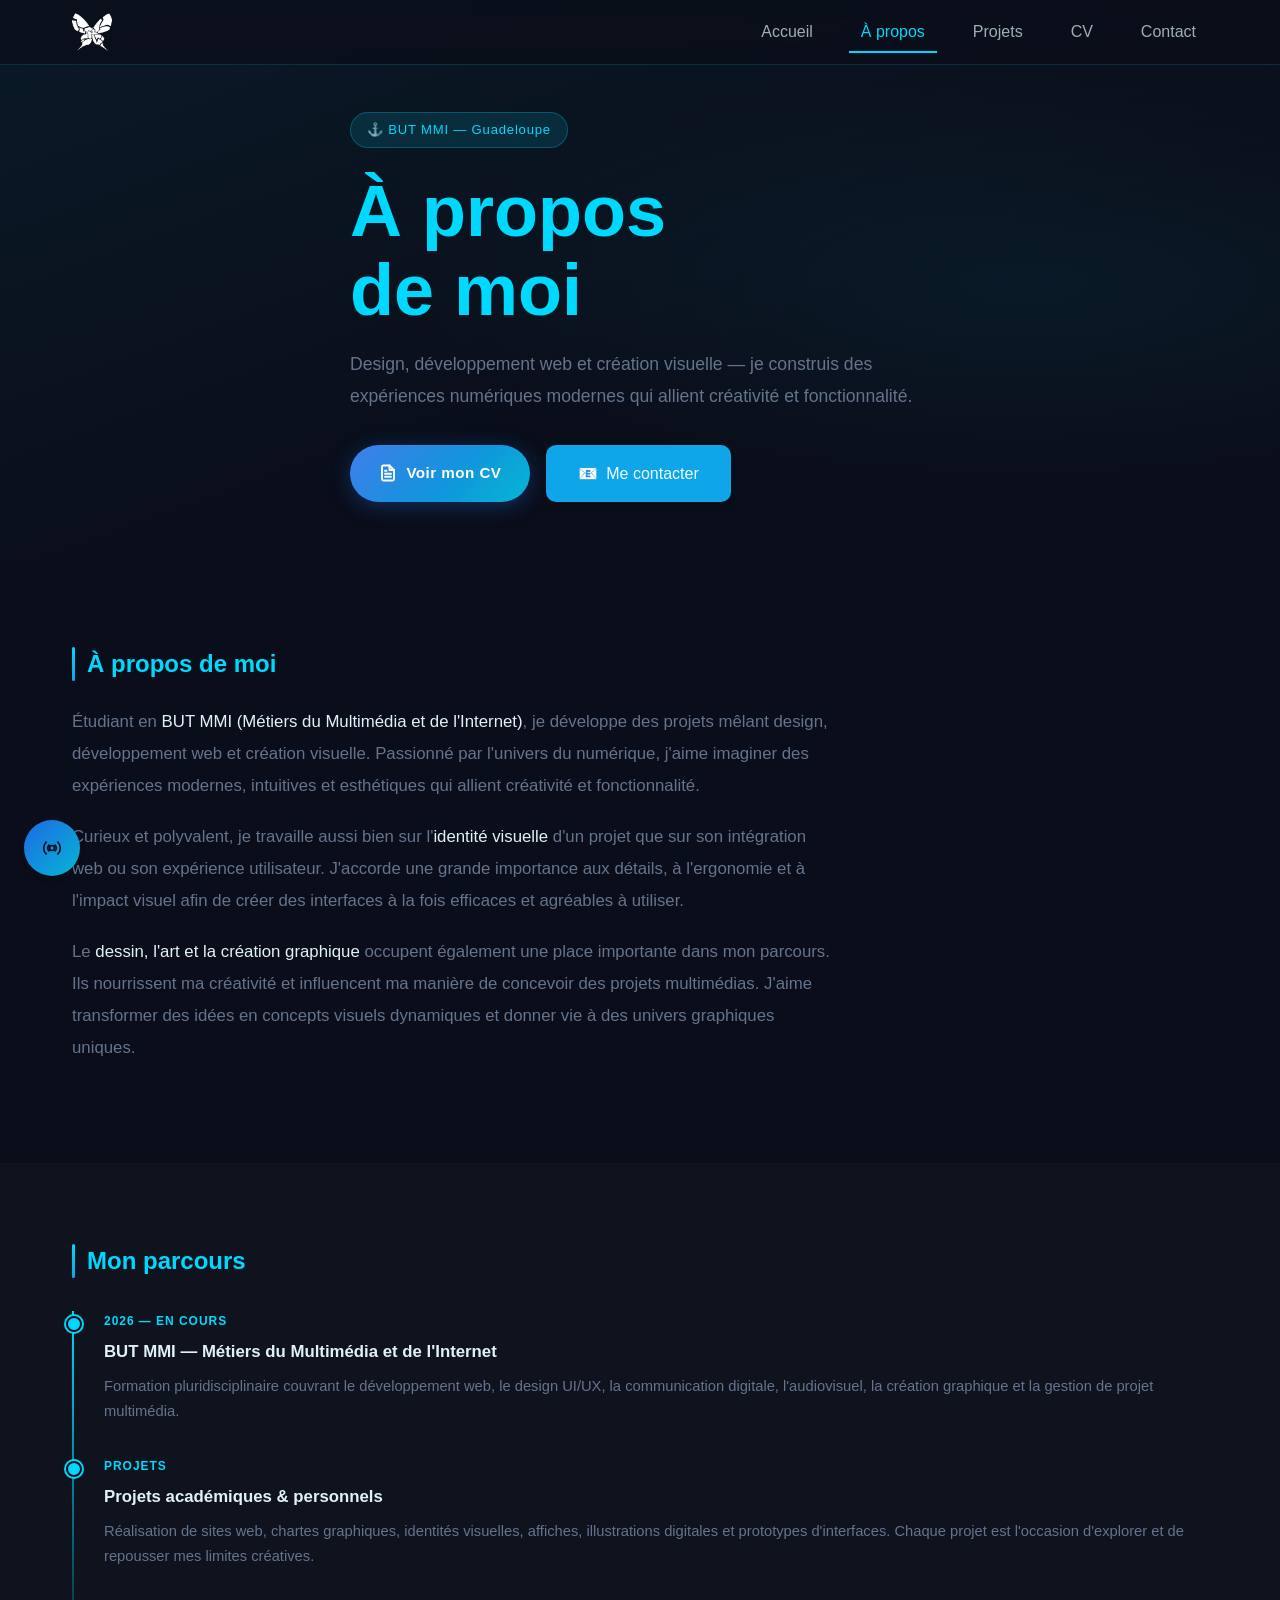
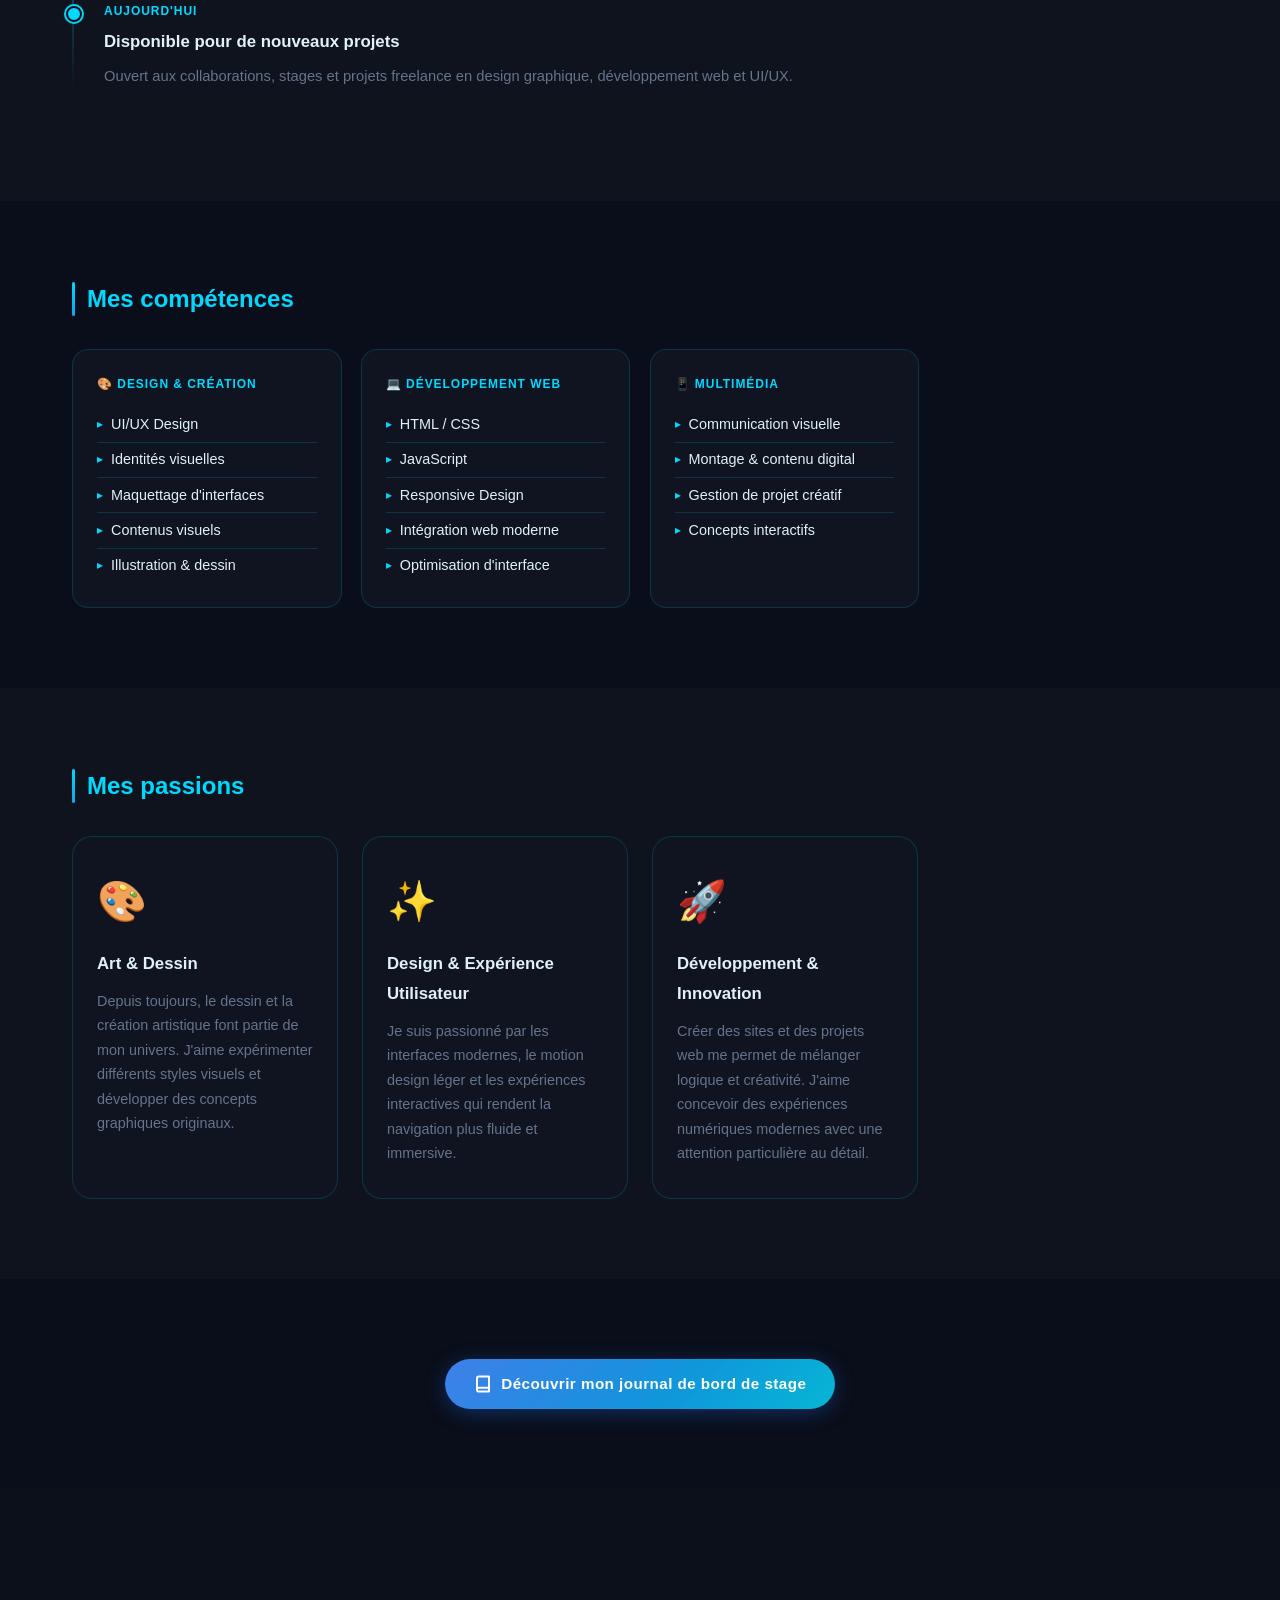
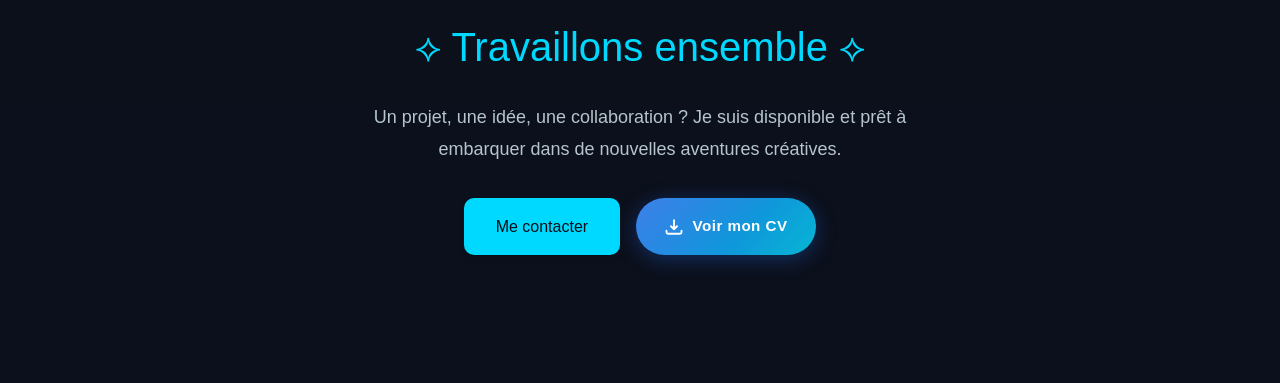
<file: about.html>
<!DOCTYPE html>
<html lang="fr">
<head>
  <meta charset="UTF-8">
  <meta name="viewport" content="width=device-width, initial-scale=1.0">
  <title>À propos — LEVY CINQ-VAL</title>
  <meta name="description" content="À propos de Lévy CINQ-VAL — Étudiant BUT MMI, design graphique, développement web, UI/UX.">
  <link rel="stylesheet" href="style.css">
</head>
<body>

  <!-- Header -->
  <header id="header" class="header slide-down">
    <div class="container">
      <div class="header-content">
        <a href="index.html" class="logo-link">
          <img src="images/Logo.png" alt="Logo" class="logo">
          <span class="logo-text">Lévy CINQ-VAL</span>
        </a>
        <button class="nav-toggle" aria-label="Menu" aria-expanded="false" data-i18n-aria-label="menu.aria">
          <span></span><span></span><span></span>
        </button>
        <nav class="nav">
          <a href="index.html"   class="nav-link" data-i18n="nav.home">Accueil</a>
          <a href="about.html"   class="nav-link active" data-i18n="nav.about">À propos</a>
          <a href="project.html" class="nav-link" data-i18n="nav.projects">Projets</a>
          <a href="resume.html"  class="nav-link" data-i18n="nav.resume">CV</a>
          <a href="contact.html" class="nav-link" data-i18n="nav.contact">Contact</a>
        </nav>
      </div>
    </div>
  </header>

  <!-- Hero -->
  <section class="about-hero">
    <div class="container">
      <div class="about-hero-content">
        <div class="about-hero-label fade-in" data-i18n="about.hero.label">⚓ BUT MMI — Guadeloupe</div>
        <h1 class="fade-in-delay-1"><span data-i18n="about.hero.title.pre">À </span><span data-i18n="about.hero.title.hl">propos</span><br><span data-i18n="about.hero.title.post">de moi</span></h1>
        <p class="fade-in-delay-2" data-i18n="about.hero.subtitle">
          Design, développement web et création visuelle — je construis des expériences numériques
          modernes qui allient créativité et fonctionnalité.
        </p>
        <!-- CTA CV -->
        <div class="fade-in-delay-3" style="margin-top:2rem; display:flex; gap:1rem; flex-wrap:wrap;">
          <a href="resume.html" class="btn-cv-cta">
            <svg viewBox="0 0 24 24" fill="none" stroke="currentColor" stroke-width="2.5" stroke-linecap="round" stroke-linejoin="round">
              <path d="M14 2H6a2 2 0 00-2 2v16a2 2 0 002 2h12a2 2 0 002-2V8z"/>
              <polyline points="14 2 14 8 20 8"/>
              <line x1="16" y1="13" x2="8" y2="13"/>
              <line x1="16" y1="17" x2="8" y2="17"/>
              <polyline points="10 9 9 9 8 9"/>
            </svg>
            <span data-i18n="home.btn.resume">Voir mon CV</span>
          </a>
          <a href="contact.html" class="btn btn-secondary" style="display:inline-flex;align-items:center;gap:0.5rem;">
            📧 <span data-i18n="home.btn.contact">Me contacter</span>
          </a>
        </div>
      </div>
    </div>
  </section>

  <!-- À propos de moi -->
  <section class="about-section">
    <div class="container">
      <h2 class="about-section-title reveal" data-i18n="about.section1.title">À propos de moi</h2>
      <div class="about-text-block reveal" style="margin-top:1.5rem;">
        <p data-i18n-html="about.section1.p1">
          Étudiant en <span class="hl">BUT MMI (Métiers du Multimédia et de l'Internet)</span>, je développe
          des projets mêlant design, développement web et création visuelle. Passionné par l'univers du numérique,
          j'aime imaginer des expériences modernes, intuitives et esthétiques qui allient créativité et fonctionnalité.
        </p>
        <p data-i18n-html="about.section1.p2">
          Curieux et polyvalent, je travaille aussi bien sur l'<span class="hl">identité visuelle</span> d'un projet
          que sur son intégration web ou son expérience utilisateur. J'accorde une grande importance aux détails,
          à l'ergonomie et à l'impact visuel afin de créer des interfaces à la fois efficaces et agréables à utiliser.
        </p>
        <p data-i18n-html="about.section1.p3">
          Le <span class="hl">dessin, l'art et la création graphique</span> occupent également une place importante
          dans mon parcours. Ils nourrissent ma créativité et influencent ma manière de concevoir des projets multimédias.
          J'aime transformer des idées en concepts visuels dynamiques et donner vie à des univers graphiques uniques.
        </p>
      </div>
    </div>
  </section>

  <!-- Mon parcours -->
  <section class="about-section-alt">
    <div class="container">
      <h2 class="about-section-title reveal" data-i18n="about.timeline.title">Mon parcours</h2>
      <div class="timeline reveal">
        <div class="timeline-item">
          <p class="timeline-year" data-i18n="about.timeline1.year">2026 — En cours</p>
          <p class="timeline-title" data-i18n="about.timeline1.title">BUT MMI — Métiers du Multimédia et de l'Internet</p>
          <p class="timeline-desc" data-i18n="about.timeline1.desc">
            Formation pluridisciplinaire couvrant le développement web, le design UI/UX, la communication digitale,
            l'audiovisuel, la création graphique et la gestion de projet multimédia.
          </p>
        </div>
        <div class="timeline-item">
          <p class="timeline-year" data-i18n="about.timeline2.year">Projets</p>
          <p class="timeline-title" data-i18n="about.timeline2.title">Projets académiques & personnels</p>
          <p class="timeline-desc" data-i18n="about.timeline2.desc">
            Réalisation de sites web, chartes graphiques, identités visuelles, affiches, illustrations digitales
            et prototypes d'interfaces. Chaque projet est l'occasion d'explorer et de repousser mes limites créatives.
          </p>
        </div>
        <div class="timeline-item">
          <p class="timeline-year" data-i18n="about.timeline3.year">Aujourd'hui</p>
          <p class="timeline-title" data-i18n="about.timeline3.title">Disponible pour de nouveaux projets</p>
          <p class="timeline-desc" data-i18n="about.timeline3.desc">
            Ouvert aux collaborations, stages et projets freelance en design graphique, développement web et UI/UX.
          </p>
        </div>
      </div>
    </div>
  </section>

  <!-- Mes compétences -->
  <section class="about-section">
    <div class="container">
      <h2 class="about-section-title reveal" data-i18n="about.skills.title">Mes compétences</h2>
      <div class="skills-about-grid">

        <div class="skill-about-card reveal">
          <p class="skill-about-cat" data-i18n="about.skills1.cat">🎨 Design & Création</p>
          <ul class="skill-about-list">
            <li data-i18n="about.skills1.li1">UI/UX Design</li>
            <li data-i18n="about.skills1.li2">Identités visuelles</li>
            <li data-i18n="about.skills1.li3">Maquettage d'interfaces</li>
            <li data-i18n="about.skills1.li4">Contenus visuels</li>
            <li data-i18n="about.skills1.li5">Illustration & dessin</li>
          </ul>
        </div>

        <div class="skill-about-card reveal">
          <p class="skill-about-cat" data-i18n="about.skills2.cat">💻 Développement Web</p>
          <ul class="skill-about-list">
            <li data-i18n="about.skills2.li1">HTML / CSS</li>
            <li data-i18n="about.skills2.li2">JavaScript</li>
            <li data-i18n="about.skills2.li3">Responsive Design</li>
            <li data-i18n="about.skills2.li4">Intégration web moderne</li>
            <li data-i18n="about.skills2.li5">Optimisation d'interface</li>
          </ul>
        </div>

        <div class="skill-about-card reveal">
          <p class="skill-about-cat" data-i18n="about.skills3.cat">📱 Multimédia</p>
          <ul class="skill-about-list">
            <li data-i18n="about.skills3.li1">Communication visuelle</li>
            <li data-i18n="about.skills3.li2">Montage & contenu digital</li>
            <li data-i18n="about.skills3.li3">Gestion de projet créatif</li>
            <li data-i18n="about.skills3.li4">Concepts interactifs</li>
          </ul>
        </div>

      </div>
    </div>
  </section>

  <!-- Mes passions -->
  <section class="about-section-alt">
    <div class="container">
      <h2 class="about-section-title reveal" data-i18n="about.passions.title">Mes passions</h2>
      <div class="passions-grid">

        <div class="passion-card reveal">
          <div class="passion-icon">🎨</div>
          <p class="passion-title" data-i18n="about.passion1.title">Art & Dessin</p>
          <p class="passion-text" data-i18n="about.passion1.text">
            Depuis toujours, le dessin et la création artistique font partie de mon univers.
            J'aime expérimenter différents styles visuels et développer des concepts graphiques originaux.
          </p>
        </div>

        <div class="passion-card reveal">
          <div class="passion-icon">✨</div>
          <p class="passion-title" data-i18n="about.passion2.title">Design & Expérience Utilisateur</p>
          <p class="passion-text" data-i18n="about.passion2.text">
            Je suis passionné par les interfaces modernes, le motion design léger et les expériences
            interactives qui rendent la navigation plus fluide et immersive.
          </p>
        </div>

        <div class="passion-card reveal">
          <div class="passion-icon">🚀</div>
          <p class="passion-title" data-i18n="about.passion3.title">Développement & Innovation</p>
          <p class="passion-text" data-i18n="about.passion3.text">
            Créer des sites et des projets web me permet de mélanger logique et créativité.
            J'aime concevoir des expériences numériques modernes avec une attention particulière au détail.
          </p>
        </div>

      </div>
    </div>
  </section>

  <!-- Journal de bord de stage — ressource complémentaire -->
  <section class="about-section">
    <div class="container" style="text-align:center;">
      <a href="journal.html" target="_blank" rel="noopener" class="btn-cv-cta">
        <svg viewBox="0 0 24 24" fill="none" stroke="currentColor" stroke-width="2.5" stroke-linecap="round" stroke-linejoin="round">
          <path d="M4 19.5A2.5 2.5 0 016.5 17H20"/>
          <path d="M6.5 2H20v20H6.5A2.5 2.5 0 014 19.5v-15A2.5 2.5 0 016.5 2z"/>
        </svg>
        <span data-i18n="about.journal.cta">Découvrir mon journal de bord de stage</span>
      </a>
    </div>
  </section>

  <!-- CTA final -->
  <section class="section section-alt">
    <div class="container">
      <div class="cta-content scale-in" style="text-align:center;max-width:600px;margin:0 auto;padding:3rem 1rem;">
        <h2 class="cta-title" data-i18n="about.cta.title">⟡ Travaillons ensemble ⟡</h2>
        <p class="cta-text" style="margin-bottom:2rem;" data-i18n="about.cta.text">
          Un projet, une idée, une collaboration ? Je suis disponible et prêt à embarquer dans de nouvelles aventures créatives.
        </p>
        <div style="display:flex;gap:1rem;justify-content:center;flex-wrap:wrap;">
          <a href="contact.html" class="btn btn-primary" data-i18n="home.btn.contact">Me contacter</a>
          <a href="resume.html"  class="btn-cv-cta">
            <svg viewBox="0 0 24 24" fill="none" stroke="currentColor" stroke-width="2.5" stroke-linecap="round" stroke-linejoin="round">
              <path d="M12 15V3M12 15l-4-4M12 15l4-4"/><path d="M2 17v2a2 2 0 002 2h16a2 2 0 002-2v-2"/>
            </svg>
            <span data-i18n="home.btn.resume">Voir mon CV</span>
          </a>
        </div>
      </div>
    </div>
  </section>

  <!-- Widget Accessibilité -->
  <div id="accessibility-widget" class="accessibility-widget">
    <button id="accessibility-toggle" class="accessibility-toggle" aria-label="Accessibilité" data-i18n-aria-label="a11y.aria" title="Options d'accessibilité" data-i18n-title="a11y.title">
      <svg viewBox="0 0 24 24" fill="none" stroke="currentColor" stroke-width="2" stroke-linecap="round" stroke-linejoin="round">
        <circle cx="12" cy="12" r="3"/><path d="M19.07 4.93a10 10 0 010 14.14M4.93 4.93a10 10 0 000 14.14"/>
        <path d="M15.54 8.46a5 5 0 010 7.07M8.46 8.46a5 5 0 000 7.07"/>
      </svg>
    </button>
    <div id="accessibility-panel" class="accessibility-panel hidden">
      <h3 class="panel-title" data-i18n="a11y.panelTitle">Accessibilité</h3>
      <button class="accessibility-option" onclick="toggleTheme()">
        <span data-i18n="a11y.theme">🌓 Thème</span><span id="theme-label">Sombre</span>
      </button>
      <button class="accessibility-option" onclick="cycleFontSize()">
        <span data-i18n="a11y.fontSize">🔤 Taille du texte</span><span id="font-size-label">Normal</span>
      </button>
      <button class="accessibility-option" onclick="toggleContrast()">
        <span data-i18n="a11y.contrast">⚡ Contraste élevé</span><span id="contrast-label">Désactivé</span>
      </button>
      <button class="accessibility-option" onclick="toggleLanguage()">
        <span data-i18n="a11y.language">🌍 Langue</span><span id="language-label">Français</span>
      </button>
    </div>
  </div>

  <!-- Bouton scroll to top -->
  <button id="scroll-top-btn" aria-label="Retour en haut" data-i18n-aria-label="scrollTop.aria">↑</button>

  <script src="script.js"></script>
</body>
</html>
</file>
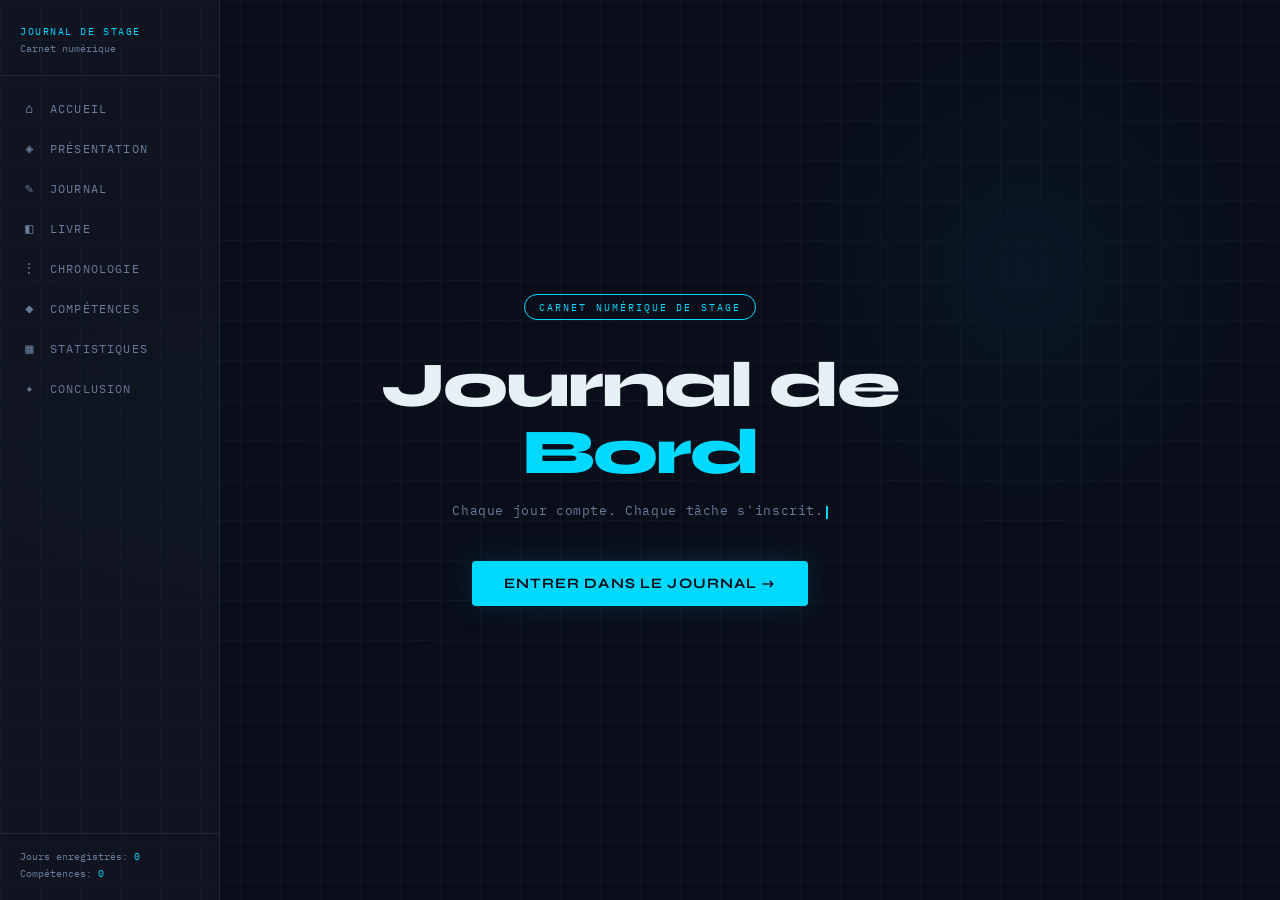
<file: journal.html>
<!DOCTYPE html>
<html lang="fr"><head><meta http-equiv="Content-Type" content="text/html; charset=UTF-8">

<meta name="viewport" content="width=device-width, initial-scale=1.0">
<title>Journal de Stage</title>
<link href="https://fonts.googleapis.com/css2?family=IBM+Plex+Mono:wght@400;600&family=Syne:wght@400;700;800&display=swap" rel="stylesheet">
<style>
:root {
  --bg: #0a0e1a;
  --surface: #0f1420;
  --surface2: #131a2c;
  --border: #1e2940;
  --accent: #00d9ff;
  --accent-dim: #0ea5e9;
  --text: #e6f1f5;
  --text-muted: #6b7d99;
  --danger: #ff4d4d;
  --radius: 4px;
  --sidebar-w: 220px;
}

*{box-sizing:border-box;margin:0;padding:0;}

body{
  background:var(--bg);
  color:var(--text);
  font-family:'Syne',sans-serif;
  min-height:100vh;
  overflow-x:hidden;
}

/* ===================== SIDEBAR ===================== */
#sidebar{
  position:fixed;top:0;left:0;width:var(--sidebar-w);height:100vh;
  background:var(--surface);border-right:1px solid var(--border);
  display:flex;flex-direction:column;z-index:200;
  transform:translateX(0);transition:transform .3s ease;
}
#sidebar-logo{
  padding:24px 20px 20px;border-bottom:1px solid var(--border);
}
#sidebar-logo .logo-title{
  font-size:.65rem;font-family:'IBM Plex Mono',monospace;
  text-transform:uppercase;letter-spacing:.15em;color:var(--accent);
  display:block;
}
#sidebar-logo .logo-sub{
  font-size:.6rem;font-family:'IBM Plex Mono',monospace;
  color:var(--text-muted);margin-top:4px;display:block;
}
#sidebar nav{flex:1;padding:12px 0;overflow-y:auto;}
.nav-item{
  display:flex;align-items:center;gap:12px;
  padding:11px 20px;cursor:pointer;
  font-family:'IBM Plex Mono',monospace;font-size:.72rem;
  text-transform:uppercase;letter-spacing:.1em;color:var(--text-muted);
  transition:all .15s;border-left:2px solid transparent;
  user-select:none;
}
.nav-item:hover{color:var(--text);background:#111a2c;}
.nav-item.active{color:var(--accent);border-left-color:var(--accent);background:#0d1b2e;}
.nav-item .ni{width:16px;text-align:center;font-size:.85rem;}
#sidebar-footer{
  padding:16px 20px;border-top:1px solid var(--border);
}
.sidebar-stat{
  font-family:'IBM Plex Mono',monospace;font-size:.6rem;
  color:var(--text-muted);margin-bottom:4px;
}
.sidebar-stat span{color:var(--accent);}

/* hamburger */
#hamburger{
  display:none;position:fixed;top:12px;left:12px;z-index:300;
  background:var(--surface);border:1px solid var(--border);border-radius:var(--radius);
  padding:8px 10px;cursor:pointer;font-size:1.1rem;color:var(--text);
}

/* ===================== MAIN ===================== */
#main{
  margin-left:var(--sidebar-w);min-height:100vh;
}

/* ===================== PAGES ===================== */
.page{display:none;animation:fadeIn .3s ease;}
.page.active{display:block;}
@keyframes fadeIn{from{opacity:0;transform:translateY(8px);}to{opacity:1;transform:translateY(0);}}

/* ===================== PAGE: ACCUEIL ===================== */
#page-accueil{
  min-height:100vh;display:flex;align-items:center;justify-content:center;
  position:relative;overflow:hidden;padding:40px 20px;
}
.accueil-bg{
  position:absolute;inset:0;
  background:
    radial-gradient(ellipse 60% 40% at 20% 50%, #0a1a3012 0%, transparent 60%),
    radial-gradient(ellipse 40% 60% at 80% 30%, #00d9ff0a 0%, transparent 50%);
  pointer-events:none;
}
.accueil-grid{
  position:absolute;inset:0;
  background-image:
    linear-gradient(var(--border) 1px,transparent 1px),
    linear-gradient(90deg,var(--border) 1px,transparent 1px);
  background-size:40px 40px;opacity:.25;pointer-events:none;
}
.accueil-content{position:relative;text-align:center;max-width:600px;}
.accueil-tag{
  display:inline-block;
  font-family:'IBM Plex Mono',monospace;font-size:.65rem;
  text-transform:uppercase;letter-spacing:.2em;color:var(--accent);
  border:1px solid var(--accent);padding:5px 14px;border-radius:100px;
  margin-bottom:32px;opacity:0;animation:fadeInDelay .6s .3s ease forwards;
}
.accueil-title{
  font-size:clamp(2.2rem,5vw,4rem);font-weight:800;
  letter-spacing:-.03em;line-height:1.05;
  opacity:0;animation:fadeInDelay .6s .6s ease forwards;
}
.accueil-title .accent{color:var(--accent);}
.accueil-sub{
  font-family:'IBM Plex Mono',monospace;font-size:.8rem;
  color:var(--text-muted);letter-spacing:.05em;margin-top:16px;
  opacity:0;animation:fadeInDelay .6s .9s ease forwards;
}
.accueil-typewriter{
  min-height:1.5em;display:inline-block;
}
.accueil-cursor{
  display:inline-block;width:2px;height:1em;
  background:var(--accent);margin-left:2px;
  animation:blink .8s infinite;vertical-align:text-bottom;
}
@keyframes blink{0%,100%{opacity:1;}50%{opacity:0;}}
.accueil-btn{
  display:inline-flex;align-items:center;gap:10px;
  margin-top:40px;padding:14px 32px;
  background:var(--accent);color:#0a0e1a;
  font-family:'Syne',sans-serif;font-size:.9rem;font-weight:700;
  text-transform:uppercase;letter-spacing:.08em;border:none;
  border-radius:var(--radius);cursor:pointer;
  transition:all .2s;
  opacity:0;animation:fadeInDelay .6s 1.2s ease forwards;
  box-shadow:0 0 30px #00d9ff22;
}
.accueil-btn:hover{background:var(--accent-dim);transform:translateY(-2px);box-shadow:0 4px 40px #00d9ff33;}
@keyframes fadeInDelay{from{opacity:0;transform:translateY(16px);}to{opacity:1;transform:translateY(0);}}

/* ===================== PAGE: PRESENTATION ===================== */
.page-header{
  padding:48px 48px 32px;border-bottom:1px solid var(--border);
}
.page-header .ph-tag{
  font-family:'IBM Plex Mono',monospace;font-size:.65rem;
  text-transform:uppercase;letter-spacing:.2em;color:var(--accent);
  margin-bottom:10px;
}
.page-header h1{
  font-size:clamp(1.6rem,3vw,2.2rem);font-weight:800;letter-spacing:-.02em;
}
.page-header p{
  font-family:'IBM Plex Mono',monospace;font-size:.7rem;
  color:var(--text-muted);margin-top:8px;
}
.cards-grid{
  display:grid;grid-template-columns:repeat(auto-fill,minmax(280px,1fr));
  gap:16px;padding:32px 48px;
}
.pres-card{
  background:var(--surface);border:1px solid var(--border);
  border-radius:var(--radius);padding:24px;
  transition:all .2s;cursor:default;
  opacity:0;transform:translateY(20px);
}
.pres-card.visible{opacity:1;transform:translateY(0);transition:opacity .4s ease,transform .4s ease;}
.pres-card:hover{border-color:var(--accent);transform:translateY(-3px);box-shadow:0 8px 30px #0005;}
.pres-card-icon{font-size:1.4rem;margin-bottom:12px;}
.pres-card h3{
  font-size:.85rem;font-weight:700;letter-spacing:.02em;margin-bottom:8px;
}
.pres-card-label{
  font-family:'IBM Plex Mono',monospace;font-size:.6rem;
  text-transform:uppercase;letter-spacing:.12em;color:var(--accent);margin-bottom:10px;
}
.pres-card textarea.pres-field,
.pres-card input.pres-field{
  background:var(--bg);border:1px solid var(--border);border-radius:var(--radius);
  color:var(--text);font-family:'Syne',sans-serif;font-size:.85rem;
  padding:10px 12px;width:100%;resize:vertical;min-height:80px;
  transition:border-color .15s;
}
.pres-card input.pres-field{min-height:unset;}
.pres-card textarea.pres-field:focus,
.pres-card input.pres-field:focus{outline:none;border-color:var(--accent);}
.pres-save-bar{
  padding:0 48px 40px;display:flex;gap:12px;align-items:center;
}
.save-confirm{
  font-family:'IBM Plex Mono',monospace;font-size:.65rem;
  color:var(--accent);letter-spacing:.05em;
  opacity:0;transition:opacity .3s;
}
.save-confirm.show{opacity:1;}

/* ===================== PAGE: JOURNAL (FORM) ===================== */
.journal-wrap{padding:40px 48px;}
.section-label{
  font-family:'IBM Plex Mono',monospace;font-size:.65rem;
  text-transform:uppercase;letter-spacing:.15em;color:var(--accent);
  margin-bottom:20px;
}
.form-card{
  background:var(--surface);border:1px solid var(--border);
  border-radius:var(--radius);padding:28px;margin-bottom:24px;
}
.form-row{
  display:grid;grid-template-columns:1fr 1fr;gap:16px;margin-bottom:16px;
}
.form-group{display:flex;flex-direction:column;gap:6px;}
.form-group.full{grid-column:1/-1;}
label{
  font-family:'IBM Plex Mono',monospace;font-size:.68rem;
  color:var(--text-muted);text-transform:uppercase;letter-spacing:.08em;
}
input,textarea,select{
  background:var(--bg);border:1px solid var(--border);border-radius:var(--radius);
  color:var(--text);font-family:'Syne',sans-serif;font-size:.9rem;
  padding:10px 14px;transition:border-color .15s;width:100%;resize:vertical;
}
input:focus,textarea:focus,select:focus{outline:none;border-color:var(--accent);}
textarea{min-height:90px;}
.tasks-section{margin-bottom:16px;}
.tasks-section>label{display:block;margin-bottom:8px;}
.task-item{display:flex;gap:8px;margin-bottom:8px;align-items:flex-start;}
.task-item input{flex:1;}
.btn-icon{
  background:transparent;border:1px solid var(--border);border-radius:var(--radius);
  color:var(--text-muted);cursor:pointer;font-size:.9rem;
  padding:8px 12px;transition:all .15s;white-space:nowrap;
}
.btn-icon:hover{border-color:var(--danger);color:var(--danger);}
.btn-add{
  background:transparent;border:1px dashed var(--border);border-radius:var(--radius);
  color:var(--text-muted);cursor:pointer;
  font-family:'IBM Plex Mono',monospace;font-size:.72rem;
  letter-spacing:.08em;padding:8px 14px;text-transform:uppercase;
  transition:all .15s;width:100%;
}
.btn-add:hover{border-color:var(--accent);color:var(--accent);}
.actions{display:flex;gap:12px;flex-wrap:wrap;margin-top:20px;align-items:center;}
.btn-primary{
  background:var(--accent);border:none;border-radius:var(--radius);
  color:#0a0e1a;cursor:pointer;font-family:'Syne',sans-serif;
  font-size:.85rem;font-weight:700;letter-spacing:.05em;
  padding:12px 24px;text-transform:uppercase;transition:all .2s;
}
.btn-primary:hover{background:var(--accent-dim);transform:translateY(-1px);}
.btn-secondary{
  background:transparent;border:1px solid var(--border);border-radius:var(--radius);
  color:var(--text-muted);cursor:pointer;font-family:'Syne',sans-serif;
  font-size:.85rem;font-weight:600;padding:12px 20px;
  text-transform:uppercase;transition:all .15s;
}
.btn-secondary:hover{border-color:var(--text-muted);color:var(--text);}
.form-save-msg{
  font-family:'IBM Plex Mono',monospace;font-size:.65rem;
  color:var(--accent);letter-spacing:.05em;
  opacity:0;transition:opacity .3s;
}
.form-save-msg.show{opacity:1;}

/* ===================== EMPLACEMENTS IMAGES ===================== */
.image-drop{
  border:1px dashed var(--border);border-radius:var(--radius);
  background:var(--bg);cursor:pointer;overflow:hidden;
  min-height:120px;display:flex;align-items:center;justify-content:center;
  transition:border-color .15s;
}
.image-drop:hover{border-color:var(--accent);}
#imageDropEmpty{
  display:flex;flex-direction:column;align-items:center;gap:8px;
  padding:24px;text-align:center;color:var(--text-muted);
  font-family:'IBM Plex Mono',monospace;font-size:.7rem;letter-spacing:.04em;
}
.image-drop-icon{font-size:1.4rem;opacity:.6;}
#imagePreview{width:100%;max-height:220px;object-fit:cover;display:block;}

/* Image dans une page du livre */
.book-entry-image-wrap{
  margin-bottom:24px;border-radius:var(--radius);overflow:hidden;
  border:1px solid var(--border);position:relative;
}
.book-entry-image-wrap img{width:100%;max-height:360px;object-fit:cover;display:block;}
.book-image-remove{
  position:absolute;top:8px;right:8px;
  background:rgba(10,14,26,.75);border:1px solid var(--border);border-radius:var(--radius);
  color:var(--text);cursor:pointer;font-size:.7rem;padding:5px 10px;
  font-family:'IBM Plex Mono',monospace;letter-spacing:.05em;
}
.book-image-remove:hover{border-color:var(--danger);color:var(--danger);}
.book-image-placeholder{
  margin-bottom:24px;border:1px dashed var(--border);border-radius:var(--radius);
  padding:28px;text-align:center;cursor:pointer;transition:border-color .15s;
  font-family:'IBM Plex Mono',monospace;font-size:.68rem;letter-spacing:.05em;
  color:var(--text-muted);
}
.book-image-placeholder:hover{border-color:var(--accent);color:var(--accent);}
.book-image-placeholder .bip-icon{display:block;font-size:1.3rem;margin-bottom:8px;opacity:.6;}

/* Vignette dans la chronologie */
.tl-thumb{
  width:64px;height:64px;border-radius:var(--radius);object-fit:cover;
  border:1px solid var(--border);flex-shrink:0;margin-right:14px;
}
.tl-thumb-placeholder{
  width:64px;height:64px;border-radius:var(--radius);flex-shrink:0;margin-right:14px;
  border:1px dashed var(--border);display:flex;align-items:center;justify-content:center;
  font-size:1rem;color:var(--text-muted);cursor:pointer;transition:border-color .15s;
  background:var(--bg);
}
.tl-thumb-placeholder:hover{border-color:var(--accent);color:var(--accent);}
.tl-card-body{display:flex;align-items:center;}
.tl-card-text{flex:1;min-width:0;}

/* ===================== SEARCH BAR ===================== */
.search-row{
  display:flex;gap:12px;margin-bottom:24px;flex-wrap:wrap;align-items:center;
}
.search-input-wrap{flex:1;min-width:180px;position:relative;}
.search-input-wrap input{padding-left:36px;}
.search-icon{
  position:absolute;left:12px;top:50%;transform:translateY(-50%);
  color:var(--text-muted);font-size:.9rem;pointer-events:none;
}
.filter-select{
  background:var(--bg);border:1px solid var(--border);border-radius:var(--radius);
  color:var(--text-muted);font-family:'IBM Plex Mono',monospace;font-size:.7rem;
  padding:10px 14px;cursor:pointer;min-width:120px;
}
.filter-select:focus{outline:none;border-color:var(--accent);}

/* ===================== LIVRE / PAGES ===================== */
.book-nav{
  display:flex;align-items:center;justify-content:space-between;
  padding:16px 48px;border-bottom:1px solid var(--border);
  flex-wrap:wrap;gap:12px;
}
.book-nav-btns{display:flex;gap:10px;}
.btn-nav{
  background:var(--surface);border:1px solid var(--border);border-radius:var(--radius);
  color:var(--text-muted);cursor:pointer;
  font-family:'IBM Plex Mono',monospace;font-size:.7rem;
  letter-spacing:.08em;padding:8px 16px;text-transform:uppercase;
  transition:all .15s;
}
.btn-nav:hover:not(:disabled){border-color:var(--accent);color:var(--accent);}
.btn-nav:disabled{opacity:.3;cursor:not-allowed;}
.book-page-info{
  font-family:'IBM Plex Mono',monospace;font-size:.72rem;
  color:var(--text-muted);letter-spacing:.08em;
}
.book-page-info span{color:var(--accent);}
.book-page-dots{display:flex;gap:6px;align-items:center;flex-wrap:wrap;}
.page-dot{
  width:8px;height:8px;border-radius:50%;
  background:var(--border);cursor:pointer;transition:all .2s;
}
.page-dot.active{background:var(--accent);transform:scale(1.4);}
.page-dot:hover{background:var(--accent-dim);}

.book-page{
  padding:40px 48px;min-height:60vh;
  animation:pageFlip .3s ease;
}
@keyframes pageFlip{
  from{opacity:0;transform:translateX(30px);}
  to{opacity:1;transform:translateX(0);}
}
.page-day-badge{
  display:inline-flex;align-items:center;gap:10px;
  font-family:'IBM Plex Mono',monospace;font-size:.65rem;
  text-transform:uppercase;letter-spacing:.15em;color:var(--accent);
  border:1px solid var(--accent);padding:5px 14px;border-radius:100px;
  margin-bottom:20px;
}
.page-day-date{color:var(--text-muted);border-left:1px solid var(--border);padding-left:10px;}
.book-page h2{
  font-size:clamp(1.3rem,3vw,1.8rem);font-weight:800;letter-spacing:-.02em;
  margin-bottom:28px;line-height:1.2;
}
.book-section{
  margin-bottom:24px;border-left:2px solid var(--border);padding-left:16px;
  transition:border-color .2s;
}
.book-section:hover{border-left-color:var(--accent);}
.book-section-label{
  font-family:'IBM Plex Mono',monospace;font-size:.6rem;
  text-transform:uppercase;letter-spacing:.12em;color:var(--text-muted);
  margin-bottom:6px;
}
.book-section p,.book-section-content{
  font-size:.9rem;line-height:1.75;color:#c8c8c8;
}
.book-tasks-list{list-style:none;padding:0;}
.book-tasks-list li{
  font-size:.88rem;color:#c8c8c8;padding-left:16px;
  position:relative;line-height:1.8;
}
.book-tasks-list li::before{
  content:'—';position:absolute;left:0;color:var(--accent);font-weight:700;
}
.book-skills-tags{display:flex;flex-wrap:wrap;gap:8px;margin-top:6px;}
.skill-tag{
  background:var(--surface2);border:1px solid var(--border);
  border-radius:100px;padding:3px 12px;
  font-family:'IBM Plex Mono',monospace;font-size:.62rem;
  color:var(--text-muted);letter-spacing:.06em;
}
.book-delete-btn{
  margin-top:32px;
  background:transparent;border:1px solid var(--border);border-radius:var(--radius);
  color:var(--text-muted);cursor:pointer;
  font-family:'IBM Plex Mono',monospace;font-size:.62rem;
  letter-spacing:.08em;padding:6px 14px;text-transform:uppercase;
  transition:all .15s;
}
.book-delete-btn:hover{border-color:var(--danger);color:var(--danger);}

.empty-book{
  text-align:center;padding:80px 40px;
  font-family:'IBM Plex Mono',monospace;font-size:.75rem;
  color:var(--text-muted);letter-spacing:.05em;
}
.empty-book .empty-icon{font-size:2.5rem;margin-bottom:16px;opacity:.3;}

/* ===================== TIMELINE ===================== */
.timeline-wrap{padding:40px 48px;}
.timeline-vertical{display:flex;flex-direction:column;gap:0;}
.tl-item{
  display:flex;gap:24px;align-items:flex-start;
  opacity:0;transform:translateX(-20px);
}
.tl-item.visible{opacity:1;transform:translateX(0);transition:opacity .4s ease,transform .4s ease;}
.tl-left{
  display:flex;flex-direction:column;align-items:center;
  flex-shrink:0;width:60px;
}
.tl-dot{
  width:12px;height:12px;border-radius:50%;border:2px solid var(--accent);
  background:var(--bg);flex-shrink:0;cursor:pointer;transition:all .2s;
}
.tl-dot:hover,.tl-dot.active{background:var(--accent);transform:scale(1.3);}
.tl-line{flex:1;width:1px;background:var(--border);min-height:40px;}
.tl-content{
  flex:1;padding-bottom:32px;cursor:pointer;
}
.tl-content:hover .tl-card{border-color:var(--accent);}
.tl-day-label{
  font-family:'IBM Plex Mono',monospace;font-size:.62rem;
  text-transform:uppercase;letter-spacing:.12em;color:var(--accent);
  margin-bottom:4px;
}
.tl-card{
  background:var(--surface);border:1px solid var(--border);
  border-radius:var(--radius);padding:14px 18px;transition:border-color .2s;
}
.tl-card h4{font-size:.9rem;font-weight:700;margin-bottom:4px;}
.tl-card .tl-date{
  font-family:'IBM Plex Mono',monospace;font-size:.62rem;
  color:var(--text-muted);
}
.tl-card .tl-skills{
  margin-top:8px;font-family:'IBM Plex Mono',monospace;font-size:.62rem;
  color:var(--accent-dim);
}
.tl-empty{
  font-family:'IBM Plex Mono',monospace;font-size:.75rem;
  color:var(--text-muted);text-align:center;padding:60px;
}

/* ===================== COMPETENCES ===================== */
.skills-wrap{padding:40px 48px;}
.skills-cloud{display:flex;flex-wrap:wrap;gap:10px;margin-top:24px;}
.skill-cloud-item{
  background:var(--surface);border:1px solid var(--border);
  border-radius:4px;padding:8px 16px;
  font-family:'IBM Plex Mono',monospace;font-size:.72rem;
  letter-spacing:.06em;transition:all .2s;cursor:default;
}
.skill-cloud-item:hover{border-color:var(--accent);color:var(--accent);}
.skill-cloud-item .count{
  margin-left:8px;font-size:.6rem;color:var(--text-muted);
}
.skills-section-title{
  font-family:'IBM Plex Mono',monospace;font-size:.65rem;
  text-transform:uppercase;letter-spacing:.15em;color:var(--text-muted);
  margin-top:32px;margin-bottom:12px;
}

/* ===================== STATS ===================== */
.stats-wrap{padding:40px 48px;}
.stats-grid{
  display:grid;grid-template-columns:repeat(auto-fill,minmax(200px,1fr));
  gap:16px;margin-top:24px;
}
.stat-card{
  background:var(--surface);border:1px solid var(--border);
  border-radius:var(--radius);padding:24px;
  opacity:0;transform:translateY(16px);
}
.stat-card.visible{opacity:1;transform:translateY(0);transition:opacity .4s ease,transform .4s ease;}
.stat-card:hover{border-color:var(--accent);}
.stat-icon{font-size:1.4rem;margin-bottom:12px;}
.stat-num{
  font-size:2.2rem;font-weight:800;letter-spacing:-.03em;
  color:var(--accent);line-height:1;margin-bottom:6px;
}
.stat-label{
  font-family:'IBM Plex Mono',monospace;font-size:.62rem;
  text-transform:uppercase;letter-spacing:.1em;color:var(--text-muted);
}

/* ===================== CONCLUSION ===================== */
.conclu-wrap{padding:40px 48px;}
.conclu-card{
  background:var(--surface);border:1px solid var(--border);
  border-radius:var(--radius);padding:28px;margin-bottom:16px;
}
.conclu-card h3{
  font-size:.7rem;font-family:'IBM Plex Mono',monospace;
  text-transform:uppercase;letter-spacing:.15em;color:var(--accent);
  margin-bottom:16px;
}
.conclu-gallery{
  display:grid;grid-template-columns:repeat(auto-fill,minmax(120px,1fr));gap:12px;
}
.conclu-gallery-item{
  position:relative;border-radius:var(--radius);overflow:hidden;
  border:1px solid var(--border);aspect-ratio:1/1;cursor:pointer;
}
.conclu-gallery-item img{
  width:100%;height:100%;object-fit:cover;display:block;transition:transform .2s;
}
.conclu-gallery-item:hover img{transform:scale(1.06);}
.conclu-gallery-item .cgi-label{
  position:absolute;left:0;right:0;bottom:0;padding:4px 8px;
  background:linear-gradient(0deg,rgba(0,0,0,.65),transparent);
  color:#fff;font-family:'IBM Plex Mono',monospace;font-size:.6rem;
  letter-spacing:.05em;
}
.conclu-gallery-empty{
  font-family:'IBM Plex Mono',monospace;font-size:.72rem;color:var(--text-muted);
  border:1px dashed var(--border);border-radius:var(--radius);padding:24px;text-align:center;
}

/* ===================== EXPORT BTN ===================== */
.export-bar{
  padding:24px 48px;border-top:1px solid var(--border);
  display:flex;gap:12px;flex-wrap:wrap;align-items:center;
}
.btn-export{
  display:inline-flex;align-items:center;gap:8px;
  background:transparent;border:1px solid var(--accent);
  border-radius:var(--radius);color:var(--accent);
  cursor:pointer;font-family:'IBM Plex Mono',monospace;
  font-size:.7rem;letter-spacing:.08em;
  padding:10px 20px;text-transform:uppercase;transition:all .2s;
}
.btn-export:hover{background:var(--accent);color:#0a0e1a;}

/* ===================== TOAST ===================== */
#toast{
  position:fixed;bottom:32px;right:32px;z-index:999;
  background:var(--surface);border:1px solid var(--accent);
  border-radius:var(--radius);padding:12px 20px;
  font-family:'IBM Plex Mono',monospace;font-size:.7rem;
  letter-spacing:.06em;color:var(--accent);
  transform:translateY(20px);opacity:0;
  transition:all .3s;pointer-events:none;
}
#toast.show{transform:translateY(0);opacity:1;}

/* ===================== OVERLAY MOBILE ===================== */
#overlay{
  display:none;position:fixed;inset:0;background:#0008;z-index:190;
}

/* ===================== RESPONSIVE ===================== */
@media(max-width:768px){
  :root{--sidebar-w:220px;}
  #sidebar{transform:translateX(-100%);}
  #sidebar.open{transform:translateX(0);}
  #main{margin-left:0;}
  #hamburger{display:block;}
  #overlay.show{display:block;}
  .page-header,.journal-wrap,.timeline-wrap,.skills-wrap,.stats-wrap,.conclu-wrap,.book-page,.book-nav{padding:24px 20px;}
  .cards-grid,.pres-save-bar,.export-bar{padding:20px;}
  .form-row{grid-template-columns:1fr;}
  .stats-grid{grid-template-columns:repeat(2,1fr);}
  .search-row{flex-direction:column;}
}
@media(max-width:480px){
  .stats-grid{grid-template-columns:1fr;}
  .accueil-title{font-size:1.8rem;}
}
@media(min-width:769px){
  #page-accueil{margin-left:0;width:100vw;position:fixed;top:0;left:0;z-index:500;}
  #page-accueil.hidden-welcome{display:none;}
}

/* scroll reveal */
.reveal{opacity:0;transform:translateY(20px);transition:opacity .5s ease,transform .5s ease;}
.reveal.visible{opacity:1;transform:translateY(0);}
</style>
</head>
<body>

<!-- HAMBURGER -->
<button id="hamburger" onclick="toggleSidebar()">☰</button>
<div id="overlay" onclick="toggleSidebar()"></div>

<!-- SIDEBAR -->
<div id="sidebar">
  <div id="sidebar-logo">
    <span class="logo-title">Journal de Stage</span>
    <span class="logo-sub">Carnet numérique</span>
  </div>
  <nav>
    <div class="nav-item" onclick="goTo(&#39;accueil&#39;)"><span class="ni">⌂</span> Accueil</div>
    <div class="nav-item" onclick="goTo(&#39;presentation&#39;)"><span class="ni">◈</span> Présentation</div>
    <div class="nav-item" onclick="goTo(&#39;journal&#39;)"><span class="ni">✎</span> Journal</div>
    <div class="nav-item" onclick="goTo(&#39;livre&#39;)"><span class="ni">◧</span> Livre</div>
    <div class="nav-item" onclick="goTo(&#39;timeline&#39;)"><span class="ni">⋮</span> Chronologie</div>
    <div class="nav-item" onclick="goTo(&#39;competences&#39;)"><span class="ni">◆</span> Compétences</div>
    <div class="nav-item" onclick="goTo(&#39;stats&#39;)"><span class="ni">▦</span> Statistiques</div>
    <div class="nav-item" onclick="goTo(&#39;conclusion&#39;)"><span class="ni">✦</span> Conclusion</div>
  </nav>
  <div id="sidebar-footer">
    <div class="sidebar-stat">Jours enregistrés: <span id="sb-count">0</span></div>
    <div class="sidebar-stat">Compétences: <span id="sb-skills">0</span></div>
  </div>
</div>

<!-- MAIN -->
<div id="main">

  <!-- PAGE ACCUEIL -->
  <div class="page active" id="page-accueil">
    <div class="accueil-bg"></div>
    <div class="accueil-grid"></div>
    <div class="accueil-content">
      <div class="accueil-tag">Carnet numérique de stage</div>
      <h1 class="accueil-title">
        Journal de<br><span class="accent">Bord</span>
      </h1>
      <p class="accueil-sub">
        <span class="accueil-typewriter" id="typewriter">Chaque jour compte. Chaque tâche s'inscrit.</span><span class="accueil-cursor"></span>
      </p>
      <button class="accueil-btn" onclick="enterJournal()">
        Entrer dans le journal →
      </button>
    </div>
  </div>

  <!-- PAGE PRESENTATION -->
  <div class="page" id="page-presentation">
    <div class="page-header">
      <div class="ph-tag">Section 01 — Présentation</div>
      <h1>Mon Stage</h1>
      <p>Remplissez les informations de votre stage</p>
    </div>
    <div class="cards-grid" id="presGrid"></div>
    <div class="pres-save-bar">
      <button class="btn-primary" onclick="savePresentation()">Sauvegarder la présentation</button>
      <span class="save-confirm" id="presSaveMsg">✓ Sauvegardé</span>
    </div>
  </div>

  <!-- PAGE JOURNAL -->
  <div class="page" id="page-journal">
    <div class="journal-wrap">
      <div class="section-label">Nouvelle entrée</div>
      <div class="form-card">
        <div class="form-row">
          <div class="form-group">
            <label>Numéro du jour</label>
            <input type="number" id="dayNum" min="1" placeholder="ex: 3">
          </div>
          <div class="form-group">
            <label>Date</label>
            <input type="date" id="dayDate">
          </div>
        </div>
        <div class="form-row">
          <div class="form-group full">
            <label>Intitulé de la journée</label>
            <input type="text" id="dayTitle" placeholder="ex: Intégration maquettes Figma en HTML/CSS">
          </div>
        </div>
        <div class="form-row">
          <div class="form-group full">
            <label>Contexte / Objectif de la journée</label>
            <textarea id="dayContext" placeholder="Pourquoi tu as fait ça, dans quel projet..."></textarea>
          </div>
        </div>
        <div class="form-row">
          <div class="form-group full">
            <label>Photo du projet (optionnel)</label>
            <div class="image-upload-wrap">
              <input type="file" id="dayImageInput" accept="image/*" onchange="handleImageUpload(this)" style="display:none;">
              <div class="image-drop" id="imageDrop" onclick="document.getElementById('dayImageInput').click()">
                <div id="imageDropEmpty">
                  <span class="image-drop-icon">🖼</span>
                  <span>Cliquer pour ajouter une image illustrant cette journée</span>
                </div>
                <img id="imagePreview" style="display:none;">
              </div>
              <button type="button" class="btn-icon" id="imageRemoveBtn" onclick="removeUploadedImage(event)" style="display:none;margin-top:8px;">✕ Retirer l'image</button>
            </div>
          </div>
        </div>
        <div class="tasks-section">
          <label>Tâches réalisées</label>
          <div id="tasksList">
            <div class="task-item">
              <input type="text" placeholder="Décris une tâche précisément...">
              <button class="btn-icon" onclick="removeTask(this)">✕</button>
            </div>
          </div>
          <button class="btn-add" onclick="addTask()">+ Ajouter une tâche</button>
        </div>
        <div class="form-row">
          <div class="form-group full">
            <label>Compétences / Outils mobilisés</label>
            <input type="text" id="daySkills" placeholder="ex: Figma, VS Code, PHP, communication client...">
          </div>
        </div>
        <div class="form-row">
          <div class="form-group full">
            <label>Difficultés rencontrées (optionnel)</label>
            <textarea id="dayDifficulties" placeholder="Qu&#39;est-ce qui a bloqué, comment tu as résolu..."></textarea>
          </div>
        </div>
        <div class="form-row">
          <div class="form-group full">
            <label>Ce que j'ai appris / retenu</label>
            <textarea id="dayLearned" placeholder="Une notion, une méthode, une approche nouvelle..."></textarea>
          </div>
        </div>
        <div class="actions">
          <button class="btn-primary" onclick="addEntry()">Ajouter la journée</button>
          <button class="btn-secondary" onclick="clearForm()">Réinitialiser</button>
          <span class="form-save-msg" id="formSaveMsg">✓ Journée enregistrée</span>
        </div>
      </div>

      <!-- SEARCH -->
      <div class="section-label" style="margin-top:32px;">Journées enregistrées &nbsp;<span id="entryCountBadge" style="background:var(--accent);color:#0a0e1a;font-size:.6rem;padding:2px 8px;border-radius:100px;">0</span></div>
      <div class="search-row">
        <div class="search-input-wrap">
          <span class="search-icon">⌕</span>
          <input type="text" id="searchInput" placeholder="Rechercher..." oninput="renderFiltered()">
        </div>
        <select class="filter-select" id="filterWeek" onchange="renderFiltered()">
          <option value="">Toutes les semaines</option>
        </select>
        <select class="filter-select" id="filterSkill" onchange="renderFiltered()">
          <option value="">Toutes les compétences</option>
        </select>
      </div>
      <div id="entriesList">
        <div class="empty-state" style="font-family:&#39;IBM Plex Mono&#39;,monospace;font-size:.75rem;color:var(--text-muted);text-align:center;padding:48px;letter-spacing:.05em;">Aucune journée enregistrée pour l'instant.</div>
      </div>
    </div>
  </div>

  <!-- PAGE LIVRE -->
  <div class="page" id="page-livre">
    <div class="page-header">
      <div class="ph-tag">Section 03 — Livre numérique</div>
      <h1>Mon Carnet de Stage</h1>
      <p>Feuilletez vos journées comme un livre</p>
    </div>
    <div class="book-nav">
      <div class="book-nav-btns">
        <button class="btn-nav" id="btnPrev" onclick="changePage(-1)">← Précédent</button>
        <button class="btn-nav" id="btnNext" onclick="changePage(1)">Suivant →</button>
      </div>
      <div class="book-page-info">Page <span id="bookPageCur">—</span> / <span id="bookPageTotal">—</span></div>
      <div class="book-page-dots" id="bookDots"></div>
    </div>
    <div class="book-page" id="bookContent">
      <div class="empty-book">
        <div class="empty-icon">◧</div>
        Aucune journée enregistrée.<br>Allez dans Journal pour ajouter votre première journée.
      </div>
    </div>
  </div>

  <!-- PAGE TIMELINE -->
  <div class="page" id="page-timeline">
    <div class="page-header">
      <div class="ph-tag">Section 04 — Chronologie</div>
      <h1>Mon Parcours</h1>
      <p>Vue chronologique de votre stage</p>
    </div>
    <div class="timeline-wrap">
      <div class="timeline-vertical" id="timelineList"></div>
    </div>
  </div>

  <!-- PAGE COMPETENCES -->
  <div class="page" id="page-competences">
    <div class="page-header">
      <div class="ph-tag">Section 05 — Compétences</div>
      <h1>Compétences &amp; Outils</h1>
      <p>Vue d'ensemble des compétences mobilisées</p>
    </div>
    <div class="skills-wrap" id="skillsWrap"></div>
  </div>

  <!-- PAGE STATS -->
  <div class="page" id="page-stats">
    <div class="page-header">
      <div class="ph-tag">Section 06 — Tableau de bord</div>
      <h1>Résumé du Stage</h1>
      <p>Statistiques automatiques de votre journal</p>
    </div>
    <div class="stats-wrap">
      <div class="stats-grid" id="statsGrid"></div>
    </div>
  </div>

  <!-- PAGE CONCLUSION -->
  <div class="page" id="page-conclusion">
    <div class="page-header">
      <div class="ph-tag">Section 07 — Conclusion</div>
      <h1>Bilan de Stage</h1>
      <p>Votre conclusion personnelle</p>
    </div>
    <div class="conclu-wrap">
      <div class="conclu-card">
        <h3>Galerie du stage</h3>
        <div class="conclu-gallery" id="concluGallery"></div>
      </div>
      <div class="conclu-card">
        <h3>Bilan général</h3>
        <textarea class="pres-field" id="concluBilan" style="background:var(--bg);border:1px solid var(--border);border-radius:var(--radius);color:var(--text);font-family:&#39;Syne&#39;,sans-serif;font-size:.9rem;padding:12px;width:100%;min-height:120px;resize:vertical;" placeholder="Ce que ce stage m&#39;a apporté globalement..."></textarea>
      </div>
      <div class="conclu-card">
        <h3>Points forts</h3>
        <textarea class="pres-field" id="concluPoints" style="background:var(--bg);border:1px solid var(--border);border-radius:var(--radius);color:var(--text);font-family:&#39;Syne&#39;,sans-serif;font-size:.9rem;padding:12px;width:100%;min-height:100px;resize:vertical;" placeholder="Les aspects les plus positifs de ce stage..."></textarea>
      </div>
      <div class="conclu-card">
        <h3>Perspectives &amp; suite</h3>
        <textarea class="pres-field" id="concluSuite" style="background:var(--bg);border:1px solid var(--border);border-radius:var(--radius);color:var(--text);font-family:&#39;Syne&#39;,sans-serif;font-size:.9rem;padding:12px;width:100%;min-height:100px;resize:vertical;" placeholder="Ce que j&#39;envisage comme suite professionnelle ou de formation..."></textarea>
      </div>
      <div class="actions" style="margin-top:8px;">
        <button class="btn-primary" onclick="saveConclusion()">Sauvegarder</button>
        <span class="form-save-msg" id="concluMsg">✓ Sauvegardé</span>
      </div>
    </div>
    <div class="export-bar">
      <button class="btn-export" onclick="exportPDF()">⬇ Exporter mon rapport (PDF)</button>
      <button class="btn-export" onclick="exportPrint()">⎙ Version imprimable</button>
    </div>
  </div>

</div><!-- /main -->

<div id="toast">✓ Sauvegarde automatique</div>

<!-- PRINT STYLES -->
<style id="print-style">
@media print {
  #sidebar,#hamburger,#overlay,#toast,.btn-primary,.btn-secondary,.btn-nav,.btn-export,.btn-add,.btn-icon,.actions,.export-bar,.search-row,.book-nav,.accueil-btn{display:none!important;}
  #main{margin-left:0!important;}
  .page{display:block!important;page-break-after:always;}
  body{background:#fff!important;color:#000!important;}
}
</style>

<script>
// ===================== STATE =====================
let entries = JSON.parse(localStorage.getItem('stageEntries') || '[]');
let presentation = JSON.parse(localStorage.getItem('stagePresentation') || '{}');
let conclusion = JSON.parse(localStorage.getItem('stageConclusion') || '{}');
let currentBookPage = 0;
let currentPage = 'accueil';
let filteredEntries = [];
let dayImageBase64 = null; // image en attente pour la prochaine entrée du formulaire

// ===================== IMAGES (compression + emplacements) =====================
// Redimensionne/compresse côté client avant stockage en localStorage
// (évite de saturer le quota avec des photos en pleine résolution).
function compressImage(file, maxW, quality) {
  return new Promise((resolve, reject) => {
    const reader = new FileReader();
    reader.onload = (ev) => {
      const img = new Image();
      img.onload = () => {
        const scale = Math.min(1, maxW / img.width);
        const canvas = document.createElement('canvas');
        canvas.width = Math.round(img.width * scale);
        canvas.height = Math.round(img.height * scale);
        const ctx = canvas.getContext('2d');
        ctx.drawImage(img, 0, 0, canvas.width, canvas.height);
        resolve(canvas.toDataURL('image/jpeg', quality));
      };
      img.onerror = reject;
      img.src = ev.target.result;
    };
    reader.onerror = reject;
    reader.readAsDataURL(file);
  });
}
function handleImageUpload(input) {
  const file = input.files && input.files[0];
  if (!file) return;
  compressImage(file, 1000, 0.82).then(dataUrl => {
    dayImageBase64 = dataUrl;
    document.getElementById('imagePreview').src = dataUrl;
    document.getElementById('imagePreview').style.display = 'block';
    document.getElementById('imageDropEmpty').style.display = 'none';
    document.getElementById('imageRemoveBtn').style.display = 'inline-flex';
  }).catch(() => alert("Impossible de charger cette image."));
}
function removeUploadedImage(ev) {
  if (ev) ev.stopPropagation();
  dayImageBase64 = null;
  document.getElementById('dayImageInput').value = '';
  document.getElementById('imagePreview').style.display = 'none';
  document.getElementById('imageDropEmpty').style.display = 'flex';
  document.getElementById('imageRemoveBtn').style.display = 'none';
}
// Ajoute/remplace l'image d'une entrée déjà enregistrée, directement
// depuis le Livre ou la Chronologie (emplacement cliquable).
function addImageToEntry(id, afterRender) {
  const input = document.createElement('input');
  input.type = 'file';
  input.accept = 'image/*';
  input.onchange = () => {
    const file = input.files && input.files[0];
    if (!file) return;
    compressImage(file, 1000, 0.82).then(dataUrl => {
      const entry = entries.find(e => e.id === id);
      if (!entry) return;
      entry.dayImage = dataUrl;
      save();
      if (afterRender) afterRender();
    }).catch(() => alert("Impossible de charger cette image."));
  };
  input.click();
}
function removeImageFromEntry(id, afterRender) {
  const entry = entries.find(e => e.id === id);
  if (!entry) return;
  entry.dayImage = null;
  save();
  if (afterRender) afterRender();
}

// ===================== INIT =====================
document.getElementById('dayDate').valueAsDate = new Date();
initTypewriter();
renderPresentation();
renderConclusion();
filteredEntries = [...entries];
render();
updateSidebar();

// ===================== NAV =====================
function goTo(page) {
  document.querySelectorAll('.page').forEach(p => p.classList.remove('active'));
  document.querySelectorAll('.nav-item').forEach(n => n.classList.remove('active'));
  const el = document.getElementById('page-' + page);
  if (el) { el.classList.add('active'); }
  document.querySelectorAll('.nav-item').forEach(n => {
    if (n.textContent.toLowerCase().includes(getNavLabel(page))) n.classList.add('active');
  });
  currentPage = page;
  if (page === 'livre') renderBook();
  if (page === 'timeline') renderTimeline();
  if (page === 'competences') renderCompetences();
  if (page === 'stats') renderStats();
  if (page === 'conclusion') renderConclusion();
  if (page !== 'accueil') closeSidebar();
  setTimeout(initScrollReveal, 100);
}

function getNavLabel(p) {
  const map = {accueil:'accueil',presentation:'sentation',journal:'journal',livre:'livre',timeline:'chronologie',competences:'p\u00e9tences',stats:'statistiques',conclusion:'conclusion'};
  return map[p] || p;
}

function enterJournal() {
  const el = document.getElementById('page-accueil');
  el.style.transition = 'opacity .4s ease';
  el.style.opacity = '0';
  setTimeout(() => {
    el.style.display = 'none';
    goTo('journal');
  }, 400);
}

function toggleSidebar() {
  const sb = document.getElementById('sidebar');
  const ov = document.getElementById('overlay');
  sb.classList.toggle('open');
  ov.classList.toggle('show');
}
function closeSidebar() {
  document.getElementById('sidebar').classList.remove('open');
  document.getElementById('overlay').classList.remove('show');
}

// ===================== TYPEWRITER =====================
function initTypewriter() {
  const texts = ['Suivi quotidien de mon expérience professionnelle','Chaque jour compte. Chaque tâche s\'inscrit.','Votre parcours, page après page.'];
  let ti = 0, ci = 0, del = false;
  const el = document.getElementById('typewriter');
  function tick() {
    const cur = texts[ti];
    if (!del) {
      el.textContent = cur.slice(0, ci + 1);
      ci++;
      if (ci === cur.length) { del = true; setTimeout(tick, 2000); return; }
    } else {
      el.textContent = cur.slice(0, ci - 1);
      ci--;
      if (ci === 0) { del = false; ti = (ti + 1) % texts.length; }
    }
    setTimeout(tick, del ? 40 : 60);
  }
  setTimeout(tick, 1500);
}

// ===================== PRESENTATION =====================
const presFields = [
  {key:'entreprise', icon:'🏢', label:'Entreprise', title:'Présentation de l\'entreprise', multi:true, placeholder:'Nom, secteur, taille, histoire...'},
  {key:'service', icon:'📂', label:'Service', title:'Présentation du service', multi:true, placeholder:'Département dans lequel tu travailles...'},
  {key:'missions', icon:'🎯', label:'Missions', title:'Missions confiées', multi:true, placeholder:'Les missions principales qui te sont confiées...'},
  {key:'objectifs', icon:'✦', label:'Objectifs', title:'Objectifs du stage', multi:true, placeholder:'Ce que tu dois atteindre au cours du stage...'},
  {key:'outils', icon:'🔧', label:'Outils', title:'Outils utilisés', multi:false, placeholder:'Figma, VS Code, Slack, Jira...'},
  {key:'competences', icon:'⚡', label:'Compétences', title:'Compétences à développer', multi:true, placeholder:'Les compétences que tu souhaites acquérir...'},
];
function renderPresentation() {
  const grid = document.getElementById('presGrid');
  grid.innerHTML = presFields.map(f => `
    <div class="pres-card reveal">
      <div class="pres-card-icon">${f.icon}</div>
      <div class="pres-card-label">${f.label}</div>
      <h3>${f.title}</h3>
      ${f.multi
        ? `<textarea class="pres-field" id="pres-${f.key}" placeholder="${f.placeholder}">${presentation[f.key]||''}</textarea>`
        : `<input class="pres-field" type="text" id="pres-${f.key}" placeholder="${f.placeholder}" value="${presentation[f.key]||''}"/>`
      }
    </div>
  `).join('');
}
function savePresentation() {
  presFields.forEach(f => {
    const el = document.getElementById('pres-' + f.key);
    if (el) presentation[f.key] = el.value;
  });
  localStorage.setItem('stagePresentation', JSON.stringify(presentation));
  showMsg('presSaveMsg');
}

// ===================== CONCLUSION =====================
function renderConclusion() {
  if (conclusion.bilan) document.getElementById('concluBilan').value = conclusion.bilan;
  if (conclusion.points) document.getElementById('concluPoints').value = conclusion.points;
  if (conclusion.suite) document.getElementById('concluSuite').value = conclusion.suite;
  renderConcluGallery();
}
function renderConcluGallery() {
  const wrap = document.getElementById('concluGallery');
  if (!wrap) return;
  const withImages = entries.filter(e => e.dayImage).sort((a, b) => a.dayNum - b.dayNum);
  if (!withImages.length) {
    wrap.innerHTML = '<div class="conclu-gallery-empty">Aucune image ajoutée pour l\'instant — illustre tes journées dans le Journal ou le Livre pour qu\'elles apparaissent ici automatiquement.</div>';
    return;
  }
  wrap.innerHTML = withImages.map(e => `
    <div class="conclu-gallery-item" onclick="openBookForEntry(${e.id})" title="${e.dayTitle}">
      <img src="${e.dayImage}" alt="Illustration — ${e.dayTitle}">
      <span class="cgi-label">Jour ${e.dayNum}</span>
    </div>
  `).join('');
}
function saveConclusion() {
  conclusion.bilan = document.getElementById('concluBilan').value;
  conclusion.points = document.getElementById('concluPoints').value;
  conclusion.suite = document.getElementById('concluSuite').value;
  localStorage.setItem('stageConclusion', JSON.stringify(conclusion));
  showMsg('concluMsg');
}

// ===================== FORM =====================
function addTask() {
  const div = document.createElement('div');
  div.className = 'task-item';
  div.innerHTML = `<input type="text" placeholder="Décris une tâche précisément..."/><button class="btn-icon" onclick="removeTask(this)">✕</button>`;
  document.getElementById('tasksList').appendChild(div);
}
function removeTask(btn) {
  const list = document.getElementById('tasksList');
  if (list.children.length > 1) btn.parentElement.remove();
}
function getTasks() {
  return Array.from(document.querySelectorAll('#tasksList .task-item input'))
    .map(i => i.value.trim()).filter(Boolean);
}
function addEntry() {
  const dayNum = document.getElementById('dayNum').value.trim();
  const dayDate = document.getElementById('dayDate').value;
  const dayTitle = document.getElementById('dayTitle').value.trim();
  const dayContext = document.getElementById('dayContext').value.trim();
  const tasks = getTasks();
  const daySkills = document.getElementById('daySkills').value.trim();
  const dayDifficulties = document.getElementById('dayDifficulties').value.trim();
  const dayLearned = document.getElementById('dayLearned').value.trim();
  if (!dayNum || !dayDate || !dayTitle || tasks.length === 0) {
    alert('Remplis au minimum : le numéro du jour, la date, le titre et au moins une tâche.');
    return;
  }
  const entry = { id: Date.now(), dayNum: parseInt(dayNum), dayDate, dayTitle, dayContext, tasks, daySkills, dayDifficulties, dayLearned, dayImage: dayImageBase64 };
  entries.push(entry);
  entries.sort((a, b) => a.dayNum - b.dayNum);
  filteredEntries = [...entries];
  save();
  render();
  clearForm();
  showMsg('formSaveMsg');
  showToast('Journée ' + dayNum + ' enregistrée ✓');
  updateSidebar();
  updateFilters();
}
function deleteEntry(id) {
  if (!confirm('Supprimer cette journée ?')) return;
  entries = entries.filter(e => e.id !== id);
  filteredEntries = filteredEntries.filter(e => e.id !== id);
  save();
  render();
  updateSidebar();
}
function save() { localStorage.setItem('stageEntries', JSON.stringify(entries)); }
function clearForm() {
  document.getElementById('dayNum').value = '';
  document.getElementById('dayDate').valueAsDate = new Date();
  document.getElementById('dayTitle').value = '';
  document.getElementById('dayContext').value = '';
  document.getElementById('daySkills').value = '';
  document.getElementById('dayDifficulties').value = '';
  document.getElementById('dayLearned').value = '';
  document.getElementById('tasksList').innerHTML = `<div class="task-item"><input type="text" placeholder="Décris une tâche précisément..."/><button class="btn-icon" onclick="removeTask(this)">✕</button></div>`;
  removeUploadedImage();
}
function formatDate(s) {
  if (!s) return '';
  const [y,m,d] = s.split('-');
  return `${d}/${m}/${y}`;
}

// ===================== FILTERS / SEARCH =====================
function updateFilters() {
  // weeks
  const wSel = document.getElementById('filterWeek');
  const weeks = new Set();
  entries.forEach(e => {
    if (e.dayDate) {
      const d = new Date(e.dayDate);
      const wn = getWeekNumber(d);
      weeks.add(`${d.getFullYear()}-W${wn}`);
    }
  });
  const curW = wSel.value;
  wSel.innerHTML = '<option value="">Toutes les semaines</option>';
  Array.from(weeks).sort().forEach(w => {
    wSel.innerHTML += `<option value="${w}" ${curW===w?'selected':''}>${w}</option>`;
  });
  // skills
  const sSel = document.getElementById('filterSkill');
  const skills = getAllSkills();
  const curS = sSel.value;
  sSel.innerHTML = '<option value="">Toutes les compétences</option>';
  skills.forEach(s => {
    sSel.innerHTML += `<option value="${s}" ${curS===s?'selected':''}>${s}</option>`;
  });
}
function getWeekNumber(d) {
  const date = new Date(Date.UTC(d.getFullYear(), d.getMonth(), d.getDate()));
  date.setUTCDate(date.getUTCDate() + 4 - (date.getUTCDay()||7));
  const yearStart = new Date(Date.UTC(date.getUTCFullYear(),0,1));
  return Math.ceil((((date - yearStart) / 86400000) + 1)/7);
}
function getAllSkills() {
  const s = new Set();
  entries.forEach(e => { if (e.daySkills) e.daySkills.split(',').forEach(sk => { const t = sk.trim(); if(t) s.add(t); }); });
  return Array.from(s).sort();
}
function renderFiltered() {
  const q = document.getElementById('searchInput').value.toLowerCase();
  const fw = document.getElementById('filterWeek').value;
  const fs = document.getElementById('filterSkill').value;
  filteredEntries = entries.filter(e => {
    if (q && !(
      e.dayTitle.toLowerCase().includes(q) ||
      (e.dayContext||'').toLowerCase().includes(q) ||
      (e.daySkills||'').toLowerCase().includes(q) ||
      (e.dayLearned||'').toLowerCase().includes(q) ||
      e.tasks.some(t => t.toLowerCase().includes(q))
    )) return false;
    if (fw && e.dayDate) {
      const d = new Date(e.dayDate);
      if (`${d.getFullYear()}-W${getWeekNumber(d)}` !== fw) return false;
    }
    if (fs && !(e.daySkills||'').toLowerCase().includes(fs.toLowerCase())) return false;
    return true;
  });
  renderList();
}

// ===================== RENDER =====================
function render() {
  document.getElementById('entryCountBadge').textContent = entries.length;
  updateFilters();
  renderList();
}
function renderList() {
  const list = document.getElementById('entriesList');
  if (filteredEntries.length === 0) {
    list.innerHTML = `<div style="font-family:'IBM Plex Mono',monospace;font-size:.75rem;color:var(--text-muted);text-align:center;padding:48px;letter-spacing:.05em;">${entries.length===0?'Aucune journée enregistrée pour l\'instant.':'Aucun résultat pour cette recherche.'}</div>`;
    return;
  }
  list.innerHTML = filteredEntries.map(e => `
    <div class="entry-card reveal" style="background:var(--surface);border:1px solid var(--border);border-radius:var(--radius);overflow:hidden;margin-bottom:12px;animation:slideIn .2s ease;">
      <div style="background:var(--surface2);border-bottom:1px solid var(--border);display:flex;align-items:center;justify-content:space-between;padding:12px 18px;">
        <span style="font-family:'IBM Plex Mono',monospace;font-size:.68rem;color:var(--accent);text-transform:uppercase;letter-spacing:.1em;">Jour ${e.dayNum}</span>
        <span style="font-family:'IBM Plex Mono',monospace;font-size:.65rem;color:var(--text-muted);">${formatDate(e.dayDate)}</span>
      </div>
      <div style="padding:16px 18px;">
        ${e.dayImage ? `<img src="${e.dayImage}" alt="Illustration — ${e.dayTitle}" style="width:100%;max-height:180px;object-fit:cover;border-radius:var(--radius);border:1px solid var(--border);margin-bottom:12px;display:block;">` : ''}
        <h3 style="font-size:.95rem;font-weight:700;margin-bottom:8px;">${e.dayTitle}</h3>
        ${e.dayContext?`<div style="margin-bottom:10px;"><div style="font-family:'IBM Plex Mono',monospace;font-size:.6rem;text-transform:uppercase;letter-spacing:.1em;color:var(--text-muted);margin-bottom:4px;">Contexte</div><p style="font-size:.85rem;line-height:1.6;color:#c8c8c8;">${e.dayContext}</p></div>`:''}
        <div style="margin-bottom:10px;"><div style="font-family:'IBM Plex Mono',monospace;font-size:.6rem;text-transform:uppercase;letter-spacing:.1em;color:var(--text-muted);margin-bottom:4px;">Tâches (${e.tasks.length})</div><ul style="list-style:none;padding:0;">${e.tasks.map(t=>`<li style="font-size:.85rem;color:#c8c8c8;padding-left:14px;position:relative;line-height:1.7;"><span style="position:absolute;left:0;color:var(--accent);font-weight:700;">-</span>${t}</li>`).join('')}</ul></div>
        ${e.daySkills?`<div style="margin-bottom:10px;"><div style="font-family:'IBM Plex Mono',monospace;font-size:.6rem;text-transform:uppercase;letter-spacing:.1em;color:var(--text-muted);margin-bottom:6px;">Compétences</div><div style="display:flex;flex-wrap:wrap;gap:6px;">${e.daySkills.split(',').map(s=>`<span style="background:var(--surface2);border:1px solid var(--border);border-radius:100px;padding:2px 10px;font-family:'IBM Plex Mono',monospace;font-size:.6rem;color:var(--text-muted);">${s.trim()}</span>`).join('')}</div></div>`:''}
      </div>
      <div style="padding:0 18px 14px;display:flex;gap:8px;">
        <button onclick="openBookForEntry(${e.id})" style="font-family:'IBM Plex Mono',monospace;font-size:.62rem;text-transform:uppercase;letter-spacing:.08em;padding:5px 12px;border-radius:var(--radius);cursor:pointer;border:1px solid var(--border);background:transparent;color:var(--text-muted);transition:all .15s;" onmouseover="this.style.borderColor='var(--accent)';this.style.color='var(--accent)'" onmouseout="this.style.borderColor='var(--border)';this.style.color='var(--text-muted)'">Voir page</button>
        <button onclick="deleteEntry(${e.id})" style="font-family:'IBM Plex Mono',monospace;font-size:.62rem;text-transform:uppercase;letter-spacing:.08em;padding:5px 12px;border-radius:var(--radius);cursor:pointer;border:1px solid var(--border);background:transparent;color:var(--text-muted);transition:all .15s;" onmouseover="this.style.borderColor='var(--danger)';this.style.color='var(--danger)'" onmouseout="this.style.borderColor='var(--border)';this.style.color='var(--text-muted)'">Supprimer</button>
      </div>
    </div>
  `).join('');
  setTimeout(initScrollReveal, 50);
}

// ===================== BOOK =====================
function renderBook() {
  const n = entries.length;
  document.getElementById('bookPageTotal').textContent = n || '—';
  if (n === 0) {
    currentBookPage = 0;
    document.getElementById('bookContent').innerHTML = `<div class="empty-book"><div class="empty-icon">◧</div>Aucune journée enregistrée.<br>Allez dans Journal pour ajouter votre première journée.</div>`;
    document.getElementById('bookPageCur').textContent = '—';
    document.getElementById('bookDots').innerHTML = '';
    document.getElementById('btnPrev').disabled = true;
    document.getElementById('btnNext').disabled = true;
    return;
  }
  if (currentBookPage >= n) currentBookPage = n - 1;
  if (currentBookPage < 0) currentBookPage = 0;
  document.getElementById('bookPageCur').textContent = currentBookPage + 1;
  document.getElementById('btnPrev').disabled = currentBookPage === 0;
  document.getElementById('btnNext').disabled = currentBookPage === n - 1;
  // dots
  const dots = document.getElementById('bookDots');
  dots.innerHTML = entries.slice(0, Math.min(n, 20)).map((e, i) =>
    `<div class="page-dot ${i===currentBookPage?'active':''}" onclick="jumpBookPage(${i})" title="Jour ${e.dayNum}"></div>`
  ).join('');
  // content
  const e = entries[currentBookPage];
  const skillTags = e.daySkills ? e.daySkills.split(',').map(s => `<span class="skill-tag">${s.trim()}</span>`).join('') : '';
  document.getElementById('bookContent').innerHTML = `
    <div class="page-day-badge">
      <span>Jour ${e.dayNum}</span>
      <span class="page-day-date">${formatDate(e.dayDate)}</span>
    </div>
    <h2>${e.dayTitle}</h2>
    ${e.dayImage
      ? `<div class="book-entry-image-wrap"><img src="${e.dayImage}" alt="Illustration — ${e.dayTitle}"><button class="book-image-remove" onclick="removeImageFromEntry(${e.id}, renderBook)">✕ Retirer</button></div>`
      : `<div class="book-image-placeholder" onclick="addImageToEntry(${e.id}, renderBook)"><span class="bip-icon">🖼</span>+ Ajouter une image pour illustrer cette journée</div>`
    }
    ${e.dayContext ? `<div class="book-section"><div class="book-section-label">Contexte & Objectif</div><p>${e.dayContext}</p></div>` : ''}
    <div class="book-section">
      <div class="book-section-label">Tâches réalisées — ${e.tasks.length}</div>
      <ul class="book-tasks-list">${e.tasks.map(t => `<li>${t}</li>`).join('')}</ul>
    </div>
    ${e.daySkills ? `<div class="book-section"><div class="book-section-label">Compétences & Outils</div><div class="book-skills-tags">${skillTags}</div></div>` : ''}
    ${e.dayDifficulties ? `<div class="book-section"><div class="book-section-label">Difficultés rencontrées</div><p>${e.dayDifficulties}</p></div>` : ''}
    ${e.dayLearned ? `<div class="book-section"><div class="book-section-label">Ce que j'ai appris</div><p>${e.dayLearned}</p></div>` : ''}
    <button class="book-delete-btn" onclick="deleteEntry(${e.id});renderBook();">Supprimer cette journée</button>
  `;
}
function changePage(dir) {
  currentBookPage += dir;
  renderBook();
}
function jumpBookPage(i) { currentBookPage = i; renderBook(); }
function openBookForEntry(id) {
  const idx = entries.findIndex(e => e.id === id);
  if (idx >= 0) { currentBookPage = idx; goTo('livre'); }
}

// ===================== TIMELINE =====================
function renderTimeline() {
  const list = document.getElementById('timelineList');
  if (entries.length === 0) {
    list.innerHTML = '<div class="tl-empty">Aucune journée enregistrée.</div>';
    return;
  }
  list.innerHTML = entries.map((e, i) => `
    <div class="tl-item" style="transition-delay:${i*60}ms">
      <div class="tl-left">
        <div class="tl-dot" onclick="openBookForEntry(${e.id})"></div>
        ${i < entries.length-1 ? '<div class="tl-line"></div>' : ''}
      </div>
      <div class="tl-content">
        <div class="tl-day-label">Jour ${e.dayNum}</div>
        <div class="tl-card">
          <div class="tl-card-body">
            ${e.dayImage
              ? `<img class="tl-thumb" src="${e.dayImage}" alt="Illustration — ${e.dayTitle}" onclick="openBookForEntry(${e.id})">`
              : `<div class="tl-thumb-placeholder" title="Ajouter une image" onclick="event.stopPropagation();addImageToEntry(${e.id}, renderTimeline)">+</div>`
            }
            <div class="tl-card-text" onclick="openBookForEntry(${e.id})">
              <h4>${e.dayTitle}</h4>
              <div class="tl-date">${formatDate(e.dayDate)}</div>
              ${e.daySkills ? `<div class="tl-skills">${e.daySkills}</div>` : ''}
            </div>
          </div>
        </div>
      </div>
    </div>
  `).join('');
  setTimeout(initScrollReveal, 50);
}

// ===================== COMPETENCES =====================
function renderCompetences() {
  const wrap = document.getElementById('skillsWrap');
  const skillMap = {};
  entries.forEach(e => {
    if (e.daySkills) {
      e.daySkills.split(',').forEach(s => {
        const t = s.trim();
        if (t) skillMap[t] = (skillMap[t]||0) + 1;
      });
    }
  });
  const skills = Object.entries(skillMap).sort((a,b) => b[1]-a[1]);
  if (skills.length === 0) {
    wrap.innerHTML = '<div style="font-family:\'IBM Plex Mono\',monospace;font-size:.75rem;color:var(--text-muted);">Aucune compétence enregistrée pour l\'instant.</div>';
    return;
  }
  const top = skills.slice(0, 5);
  wrap.innerHTML = `
    <div class="skills-section-title">Top compétences</div>
    <div class="skills-cloud">
      ${top.map(([s,n]) => `<div class="skill-cloud-item" style="font-size:${Math.min(.9,.65+n*.05)}rem;border-color:${n>2?'var(--accent-dim)':'var(--border)'};">${s}<span class="count">×${n}</span></div>`).join('')}
    </div>
    <div class="skills-section-title">Toutes les compétences</div>
    <div class="skills-cloud">
      ${skills.map(([s,n]) => `<div class="skill-cloud-item">${s}<span class="count">×${n}</span></div>`).join('')}
    </div>
  `;
}

// ===================== STATS =====================
function renderStats() {
  const grid = document.getElementById('statsGrid');
  const totalTasks = entries.reduce((a,e) => a+e.tasks.length, 0);
  const allSkills = new Set();
  entries.forEach(e => { if(e.daySkills) e.daySkills.split(',').forEach(s => { if(s.trim()) allSkills.add(s.trim()); }); });
  const difficulties = entries.filter(e => e.dayDifficulties && e.dayDifficulties.trim()).length;
  const learned = entries.filter(e => e.dayLearned && e.dayLearned.trim()).length;
  const stats = [
    {icon:'📅', num: entries.length, label: 'Jours enregistrés'},
    {icon:'✅', num: totalTasks, label: 'Tâches réalisées'},
    {icon:'⚡', num: allSkills.size, label: 'Compétences uniques'},
    {icon:'⚠', num: difficulties, label: 'Difficultés surmontées'},
    {icon:'📖', num: learned, label: 'Apprentissages notés'},
    {icon:'🗓', num: entries.length * 7, label: 'Heures estimées (×7h)'},
  ];
  grid.innerHTML = stats.map(s => `
    <div class="stat-card reveal">
      <div class="stat-icon">${s.icon}</div>
      <div class="stat-num">${s.num}</div>
      <div class="stat-label">${s.label}</div>
    </div>
  `).join('');
  setTimeout(initScrollReveal, 50);
}

// ===================== SIDEBAR =====================
function updateSidebar() {
  document.getElementById('sb-count').textContent = entries.length;
  const s = new Set();
  entries.forEach(e => { if(e.daySkills) e.daySkills.split(',').forEach(sk => { if(sk.trim()) s.add(sk.trim()); }); });
  document.getElementById('sb-skills').textContent = s.size;
}

// ===================== HELPERS =====================
function showMsg(id) {
  const el = document.getElementById(id);
  if (!el) return;
  el.classList.add('show');
  setTimeout(() => el.classList.remove('show'), 2500);
}
function showToast(msg) {
  const t = document.getElementById('toast');
  t.textContent = msg;
  t.classList.add('show');
  setTimeout(() => t.classList.remove('show'), 2500);
}
function initScrollReveal() {
  const obs = new IntersectionObserver((entries) => {
    entries.forEach(e => { if(e.isIntersecting) { e.target.classList.add('visible'); } });
  }, { threshold: 0.1 });
  document.querySelectorAll('.reveal,.tl-item,.pres-card,.stat-card').forEach(el => {
    if (!el.classList.contains('visible')) obs.observe(el);
  });
}
setTimeout(initScrollReveal, 200);

// ===================== EXPORT =====================
function exportPrint() { window.print(); }

function exportPDF() {
  const pres = presentation;
  const conclu = conclusion;
  const html = `<!DOCTYPE html>
<html lang="fr">
<head>
<meta charset="UTF-8"/>
<title>Rapport de Stage</title>
<style>
  body{font-family:'Segoe UI',Arial,sans-serif;max-width:800px;margin:40px auto;padding:0 32px;color:#1a1a1a;line-height:1.7;}
  h1{font-size:2rem;font-weight:800;border-bottom:3px solid #0284c7;padding-bottom:12px;margin-bottom:8px;}
  h2{font-size:1.2rem;font-weight:700;color:#0369a1;margin-top:36px;margin-bottom:8px;}
  h3{font-size:1rem;font-weight:700;margin-top:0;margin-bottom:4px;}
  .tag{font-size:.7rem;text-transform:uppercase;letter-spacing:.1em;color:#888;margin-bottom:32px;display:block;}
  .day-card{border:1px solid #e0e0e0;border-radius:6px;padding:20px 24px;margin-bottom:20px;page-break-inside:avoid;}
  .day-header{display:flex;justify-content:space-between;align-items:center;margin-bottom:12px;border-bottom:1px solid #f0f0f0;padding-bottom:8px;}
  .day-num{font-size:.75rem;font-weight:700;text-transform:uppercase;letter-spacing:.1em;color:#0369a1;}
  .day-date{font-size:.75rem;color:#888;}
  .section-lbl{font-size:.65rem;text-transform:uppercase;letter-spacing:.1em;color:#aaa;margin-bottom:3px;margin-top:12px;}
  ul{padding-left:18px;}
  li{margin-bottom:3px;}
  .skills-wrap{display:flex;flex-wrap:wrap;gap:6px;margin-top:4px;}
  .skill-chip{background:#f5f5f5;border:1px solid #ddd;border-radius:100px;padding:2px 10px;font-size:.7rem;}
  .pres-section{margin-bottom:16px;}
  .pdf-gallery{display:grid;grid-template-columns:repeat(auto-fill,minmax(110px,1fr));gap:8px;margin:16px 0 32px;}
  .pdf-gallery img{width:100%;height:110px;object-fit:cover;border-radius:6px;border:1px solid #e0e0e0;}
  @media print{body{margin:20px;}}
</style>
</head>
<body>
<h1>Rapport de Stage</h1>
<span class="tag">Journal de bord · ${new Date().toLocaleDateString('fr-FR')}</span>

${entries.some(e => e.dayImage) ? `
<h2>Galerie du stage</h2>
<div class="pdf-gallery">
${entries.filter(e => e.dayImage).sort((a,b)=>a.dayNum-b.dayNum).map(e => `<img src="${e.dayImage}" alt="Jour ${e.dayNum}">`).join('')}
</div>
` : ''}

${pres.entreprise||pres.service||pres.missions ? `
<h2>Présentation du Stage</h2>
${pres.entreprise?`<div class="pres-section"><div class="section-lbl">Entreprise</div><p>${pres.entreprise.replace(/\n/g,'<br>')}</p></div>`:''}
${pres.service?`<div class="pres-section"><div class="section-lbl">Service</div><p>${pres.service.replace(/\n/g,'<br>')}</p></div>`:''}
${pres.missions?`<div class="pres-section"><div class="section-lbl">Missions</div><p>${pres.missions.replace(/\n/g,'<br>')}</p></div>`:''}
${pres.objectifs?`<div class="pres-section"><div class="section-lbl">Objectifs</div><p>${pres.objectifs.replace(/\n/g,'<br>')}</p></div>`:''}
${pres.outils?`<div class="pres-section"><div class="section-lbl">Outils</div><p>${pres.outils}</p></div>`:''}
` : ''}

<h2>Journal de Bord — ${entries.length} journée(s)</h2>
${entries.map(e => `
<div class="day-card">
  <div class="day-header">
    <span class="day-num">Jour ${e.dayNum}</span>
    <span class="day-date">${formatDate(e.dayDate)}</span>
  </div>
  <h3>${e.dayTitle}</h3>
  ${e.dayImage?`<img src="${e.dayImage}" alt="Illustration" style="width:100%;max-height:280px;object-fit:cover;border-radius:6px;margin:8px 0 12px;display:block;">`:''}
  ${e.dayContext?`<div class="section-lbl">Contexte / Objectif</div><p>${e.dayContext.replace(/\n/g,'<br>')}</p>`:''}
  <div class="section-lbl">Tâches réalisées</div>
  <ul>${e.tasks.map(t=>`<li>${t}</li>`).join('')}</ul>
  ${e.daySkills?`<div class="section-lbl">Compétences & Outils</div><div class="skills-wrap">${e.daySkills.split(',').map(s=>`<span class="skill-chip">${s.trim()}</span>`).join('')}</div>`:''}
  ${e.dayDifficulties?`<div class="section-lbl">Difficultés</div><p>${e.dayDifficulties.replace(/\n/g,'<br>')}</p>`:''}
  ${e.dayLearned?`<div class="section-lbl">Ce que j'ai appris</div><p>${e.dayLearned.replace(/\n/g,'<br>')}</p>`:''}
</div>
`).join('')}

${conclu.bilan||conclu.points||conclu.suite ? `
<h2>Conclusion</h2>
${conclu.bilan?`<div class="pres-section"><div class="section-lbl">Bilan général</div><p>${conclu.bilan.replace(/\n/g,'<br>')}</p></div>`:''}
${conclu.points?`<div class="pres-section"><div class="section-lbl">Points forts</div><p>${conclu.points.replace(/\n/g,'<br>')}</p></div>`:''}
${conclu.suite?`<div class="pres-section"><div class="section-lbl">Perspectives</div><p>${conclu.suite.replace(/\n/g,'<br>')}</p></div>`:''}
` : ''}
</body>
</html>`;

  const blob = new Blob([html], {type:'text/html'});
  const url = URL.createObjectURL(blob);
  const w = window.open(url, '_blank');
  if (w) {
    w.onload = () => {
      setTimeout(() => { w.print(); }, 500);
    };
  }
  showToast('Rapport généré — utilisez Ctrl+P pour PDF');
}
</script>


</body></html>
</file>
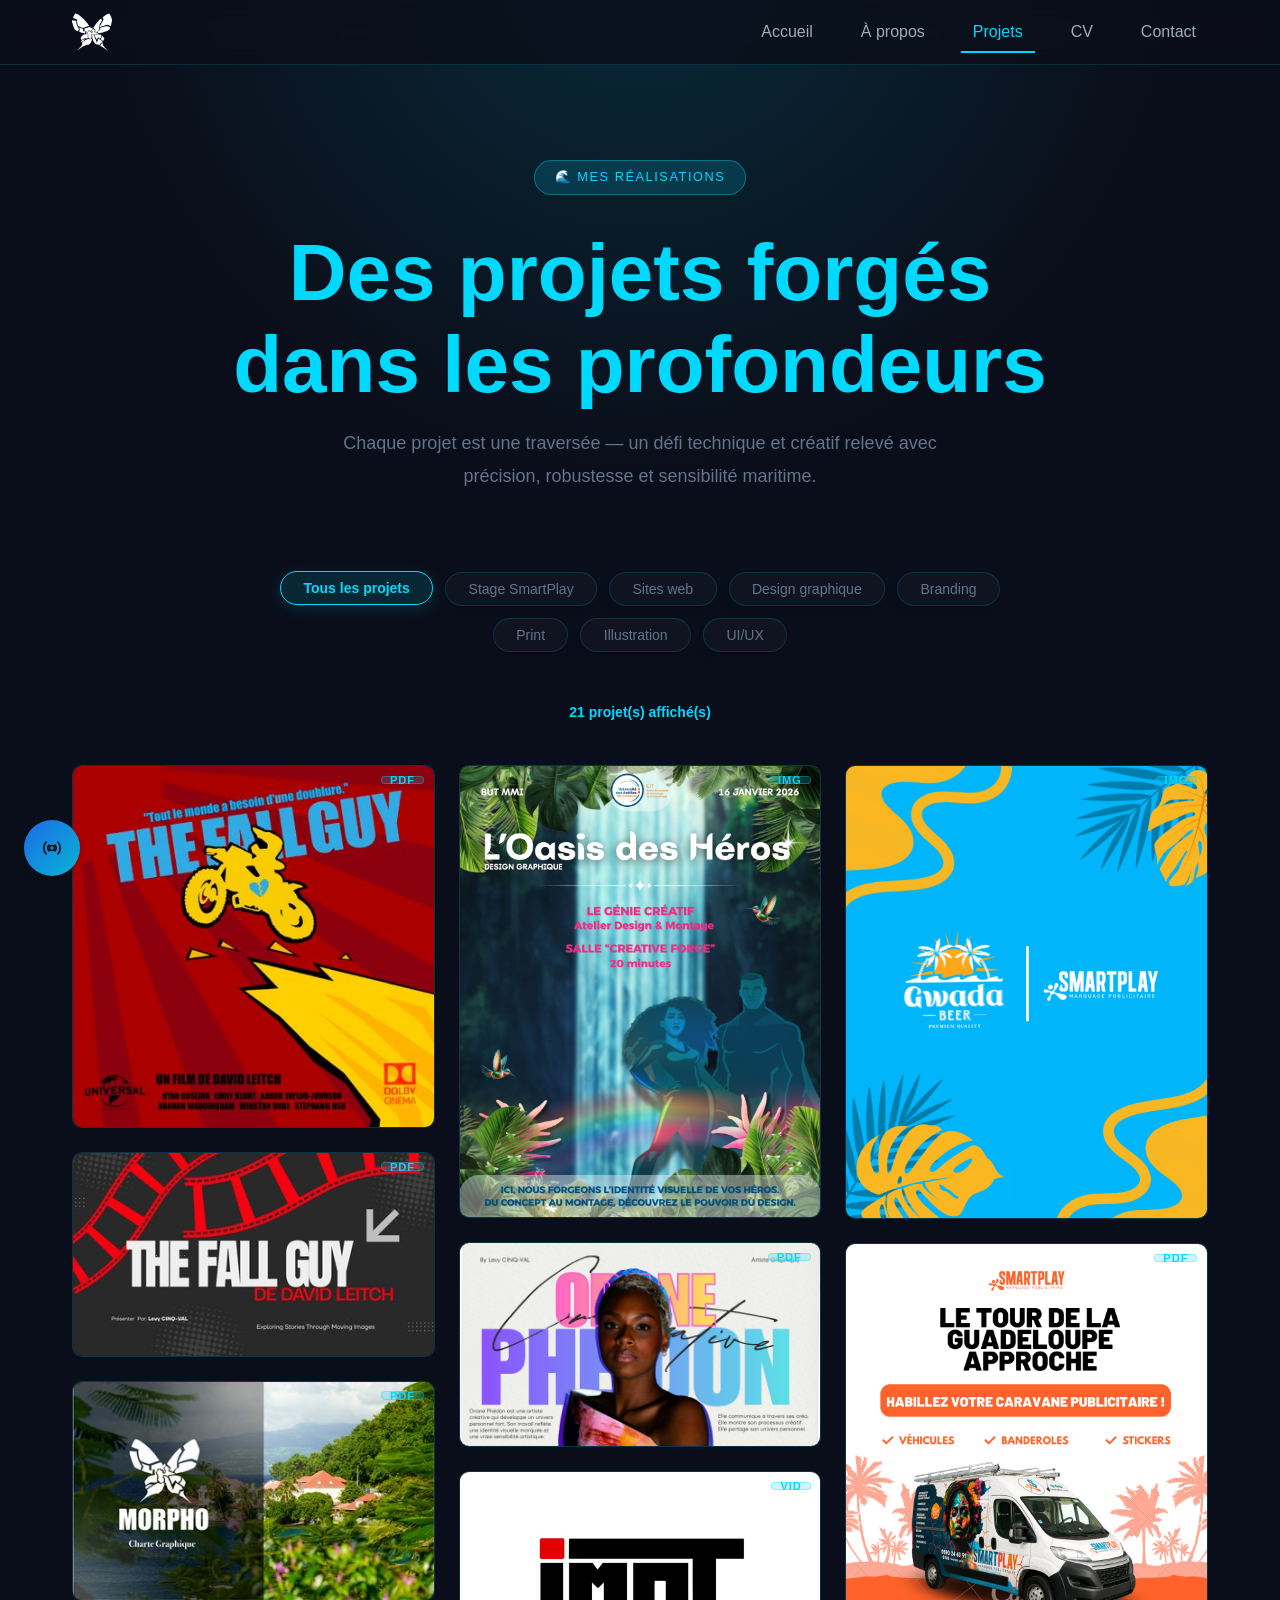
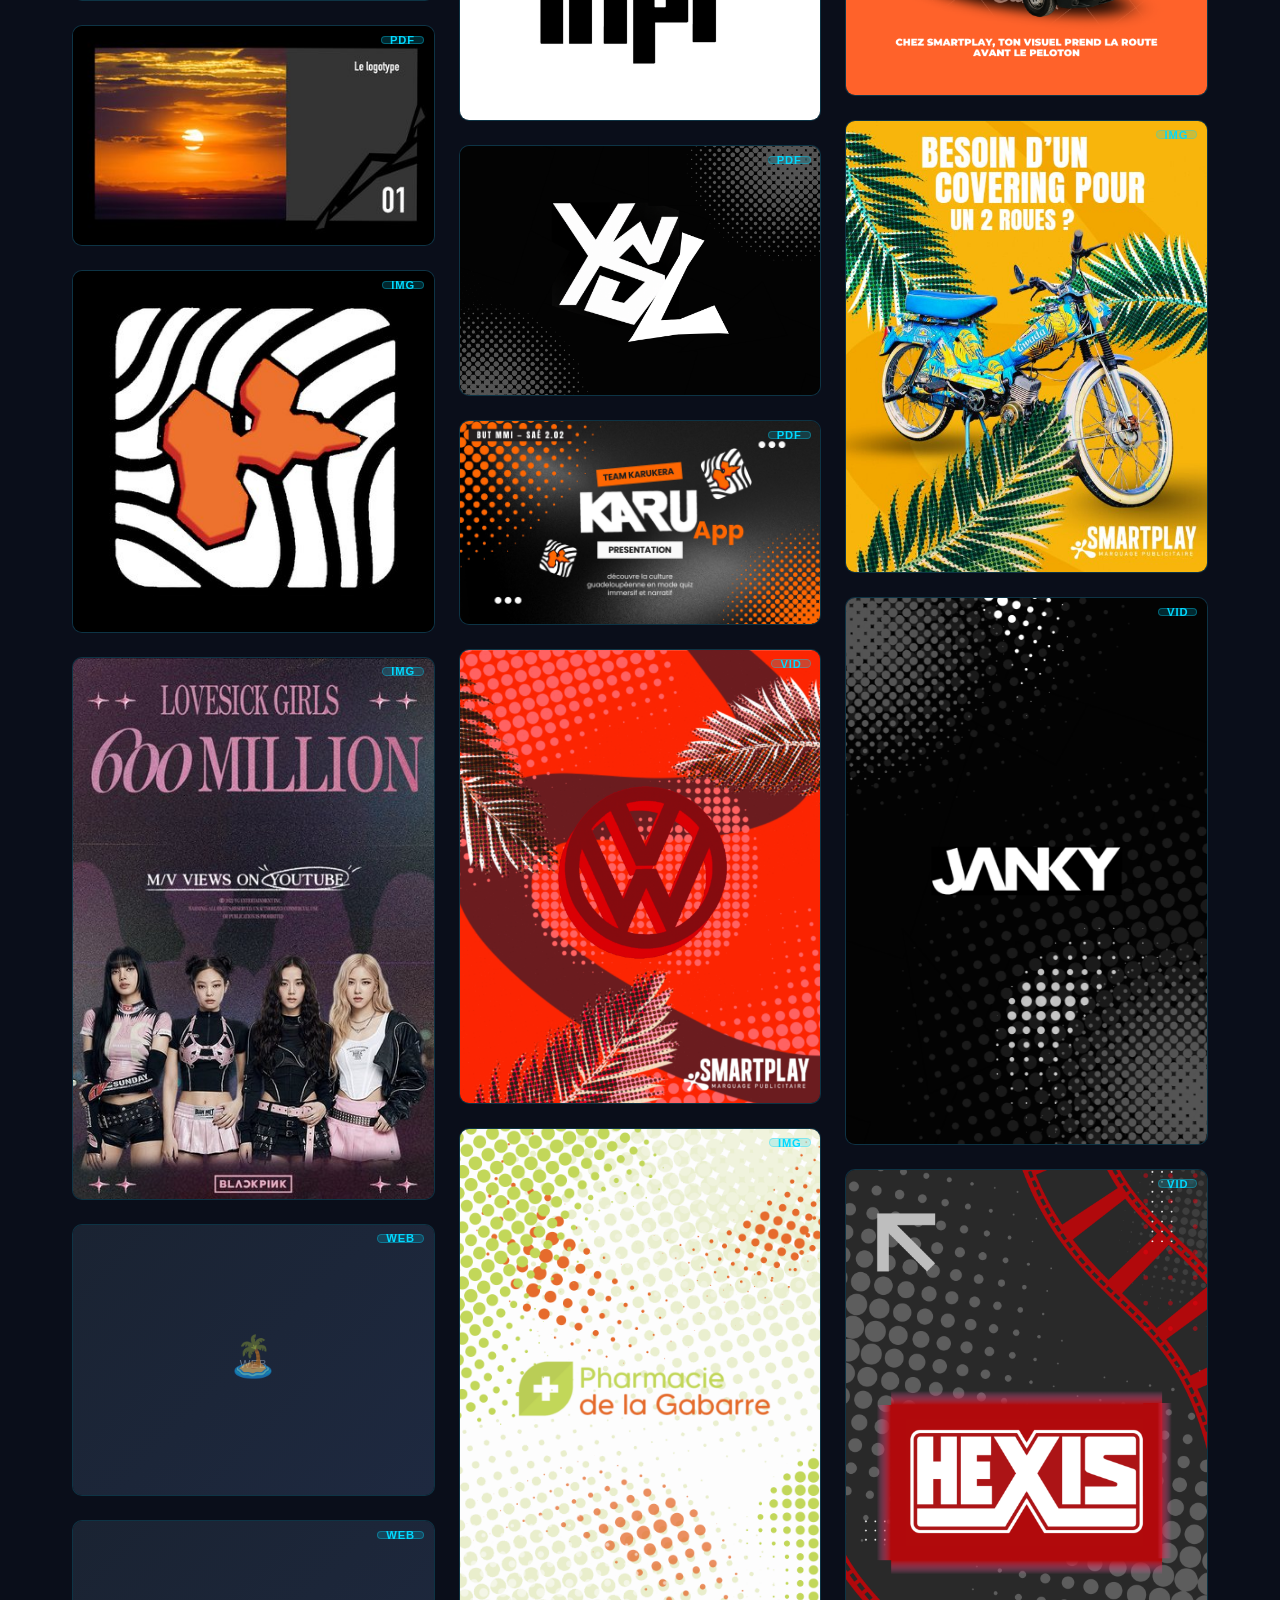
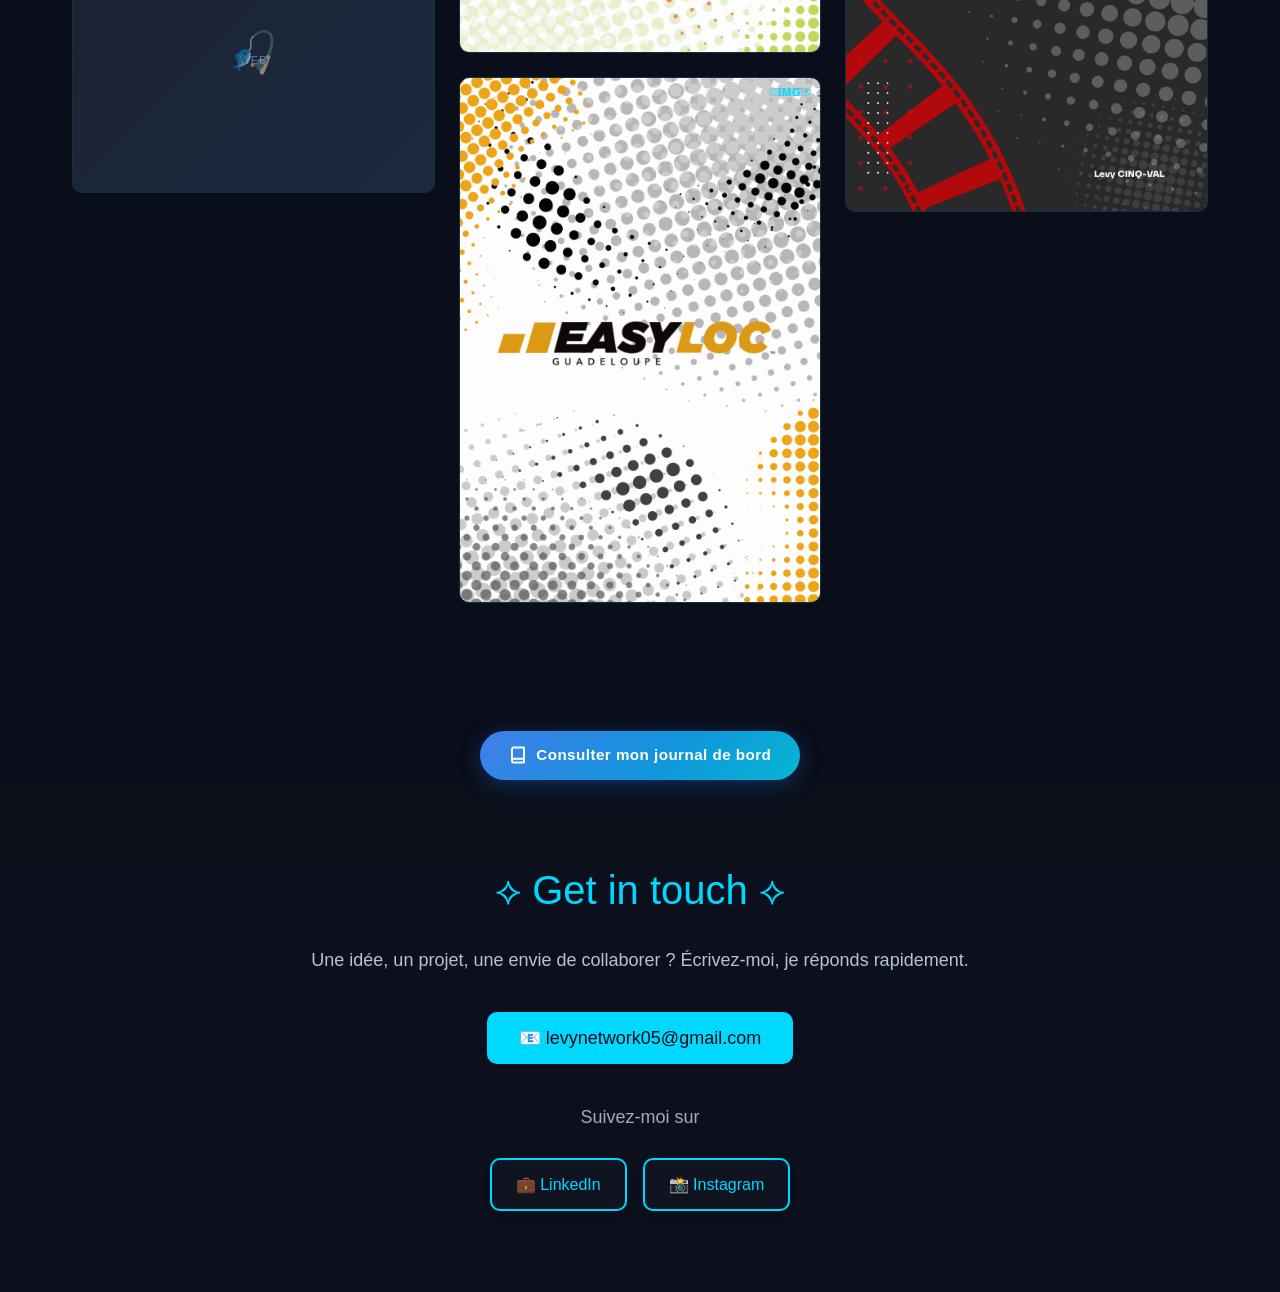
<file: project.html>
<!DOCTYPE html>
<html lang="fr">
<head>
  <meta charset="UTF-8">
  <meta name="viewport" content="width=device-width, initial-scale=1.0">
  <title>Projets — Lévy CINQ-VAL</title>
  <meta name="description" content="Découvrez les projets de design graphique et développement web de Lévy CINQ-VAL.">
  <link rel="stylesheet" href="style.css">
  <style>
    .filters-section {
      padding: 2rem 1rem 0;
      display: flex;
      justify-content: center;
    }
    .filters-wrapper {
      display: flex;
      flex-wrap: wrap;
      gap: 0.6rem;
      justify-content: center;
      max-width: 900px;
    }
    .filter-btn {
      padding: 0.5rem 1.2rem;
      border-radius: 2rem;
      border: 1px solid var(--border);
      background: transparent;
      color: var(--muted-foreground);
      font-size: 0.875rem;
      cursor: pointer;
      transition: all 0.25s ease;
      font-family: inherit;
    }
    .filter-btn:hover { color: var(--primary); border-color: var(--primary); }
    .filter-btn.active {
      background: var(--primary);
      color: var(--primary-foreground);
      border-color: var(--primary);
      font-weight: 600;
    }
    .projects-section { padding: 2rem 1rem 5rem; }
    .projects-count {
      text-align: center;
      color: var(--muted-foreground);
      font-size: 0.85rem;
      margin-bottom: 2rem;
    }
    .projects-count span { color: var(--primary); font-weight: 600; }

    /* ═══════════════════════════════════════════════
       GALERIE — grille éditoriale de type masonry
       Chaque image conserve son ratio d'origine
       (portrait, paysage, carré) : pas de recadrage forcé.
       Par défaut : image seule. Au survol / focus / tap :
       overlay avec titre, catégorie, description, CTA.
    ═══════════════════════════════════════════════ */
    .gallery {
      column-count: 1;
      column-gap: 1.5rem;
      max-width: 1300px;
      margin: 0 auto;
    }
    @media (min-width: 640px) {
      .gallery { column-count: 2; }
    }
    @media (min-width: 1100px) {
      .gallery { column-count: 3; }
    }

    .project-card {
      position: relative;
      display: block;
      width: 100%;
      break-inside: avoid;
      margin: 0 0 1.5rem;
      border-radius: 1rem;
      overflow: hidden;
      background: var(--card);
      border: 1px solid var(--border);
      cursor: pointer;
      opacity: 0;
      transform: translateY(28px);
      transition: transform 0.35s cubic-bezier(.22,1,.36,1), box-shadow 0.35s ease, border-color 0.25s, opacity 0.5s ease;
    }
    .project-card.visible { opacity: 1; transform: translateY(0); }
    .project-card[data-hidden="true"] { display: none; }
    .project-card:hover,
    .project-card:focus-within {
      box-shadow: 0 16px 48px rgba(0,217,255,0.14);
      border-color: rgba(0,217,255,0.35);
    }
    .project-card:focus-visible { outline: 2px solid var(--primary); outline-offset: 2px; }

    /* L'image garde son ratio naturel : pas de crop, pas de hauteur fixe */
    .project-thumb {
      position: relative;
      width: 100%;
      display: block;
      background: var(--secondary);
      line-height: 0;
    }
    .project-thumb img,
    .project-thumb video {
      width: 100%;
      height: auto;
      display: block;
      transition: transform 0.6s cubic-bezier(.22,1,.36,1), filter 0.4s ease;
    }
    .project-card:hover .project-thumb img,
    .project-card:focus-within .project-thumb img,
    .project-card.revealed .project-thumb img {
      transform: scale(1.045);
      filter: brightness(0.55);
    }
    .thumb-placeholder {
      width: 100%;
      aspect-ratio: 4/3;
      display: flex;
      flex-direction: column;
      align-items: center;
      justify-content: center;
      gap: 0.5rem;
      background: linear-gradient(135deg, var(--secondary), var(--muted));
    }
    .thumb-placeholder-icon { font-size: 2.5rem; opacity: 0.6; }
    .thumb-placeholder-label { font-size: 0.7rem; color: var(--muted-foreground); letter-spacing: 0.05em; }

    .pdf-badge {
      position: absolute;
      top: 0.6rem;
      right: 0.6rem;
      z-index: 2;
      background: rgba(0,217,255,0.18);
      border: 1px solid rgba(0,217,255,0.35);
      color: var(--primary);
      font-size: 0.7rem;
      font-weight: 700;
      letter-spacing: 0.08em;
      padding: 0.2rem 0.5rem;
      border-radius: 0.35rem;
      backdrop-filter: blur(4px);
    }

    /* Overlay d'informations — masqué par défaut, révélé au survol/focus/tap */
    .gallery-caption {
      position: absolute;
      inset: 0;
      display: flex;
      flex-direction: column;
      justify-content: flex-end;
      padding: 1.4rem 1.25rem;
      background: linear-gradient(180deg, transparent 0%, rgba(5,8,18,0.35) 45%, rgba(5,8,18,0.92) 100%);
      opacity: 0;
      transform: translateY(6px);
      transition: opacity 0.35s ease, transform 0.35s ease;
      pointer-events: none;
    }
    .project-card:hover .gallery-caption,
    .project-card:focus-within .gallery-caption,
    .project-card.revealed .gallery-caption {
      opacity: 1;
      transform: translateY(0);
      pointer-events: auto;
    }
    .gallery-tags { display: flex; flex-wrap: wrap; gap: 0.35rem; margin-bottom: 0.55rem; }
    .project-tag {
      font-size: 0.68rem;
      font-weight: 600;
      letter-spacing: 0.05em;
      text-transform: uppercase;
      padding: 0.12rem 0.55rem;
      border-radius: 1rem;
      background: rgba(0,217,255,0.16);
      color: #7fe8ff;
      border: 1px solid rgba(0,217,255,0.3);
    }
    .gallery-title {
      font-size: 1.05rem;
      font-weight: 700;
      color: #fff;
      line-height: 1.3;
      margin-bottom: 0.35rem;
    }
    .gallery-desc {
      font-size: 0.82rem;
      color: rgba(255,255,255,0.78);
      line-height: 1.55;
      margin-bottom: 0.7rem;
      display: -webkit-box;
      -webkit-line-clamp: 2;
      -webkit-box-orient: vertical;
      overflow: hidden;
    }
    .gallery-link {
      font-size: 0.82rem;
      font-weight: 700;
      color: var(--primary);
      text-decoration: none;
      display: inline-flex;
      align-items: center;
      gap: 0.3rem;
    }

    #no-results {
      text-align: center;
      color: var(--muted-foreground);
      padding: 4rem 0;
      display: none;
      font-size: 1rem;
    }
    .projects-cta {
      padding: 5rem 1rem;
      text-align: center;
      background: rgba(15,20,32,0.3);
    }
    .cta-inner { max-width: 600px; margin: 0 auto; }
    .cta-inner h2 { font-size: 2rem; color: var(--primary); margin-bottom: 1rem; }
    .cta-inner p { color: var(--muted-foreground); margin-bottom: 2rem; line-height: 1.7; }

    /* Modal (conservée uniquement pour les images / vidéos —
       les PDF s'ouvrent désormais dans un nouvel onglet, cf. doc audit) */
    .pdf-modal {
      position: fixed;
      inset: 0;
      z-index: 9000;
      display: flex;
      align-items: center;
      justify-content: center;
      opacity: 0;
      pointer-events: none;
      transition: opacity 0.35s ease;
    }
    .pdf-modal.open { opacity: 1; pointer-events: all; }
    .modal-backdrop {
      position: absolute;
      inset: 0;
      background: rgba(5, 8, 18, 0.92);
      backdrop-filter: blur(12px);
    }
    .modal-box {
      position: relative;
      z-index: 1;
      width: 92vw;
      max-width: 960px;
      height: 88vh;
      background: var(--card);
      border: 1px solid var(--border);
      border-radius: 1.25rem;
      display: flex;
      flex-direction: column;
      overflow: hidden;
      transform: scale(0.94) translateY(20px);
      transition: transform 0.4s cubic-bezier(.22,1,.36,1);
      box-shadow: 0 32px 80px rgba(0,0,0,0.5), 0 0 0 1px rgba(0,217,255,0.08);
    }
    .pdf-modal.open .modal-box { transform: scale(1) translateY(0); }
    .modal-header {
      display: flex;
      align-items: center;
      justify-content: space-between;
      padding: 1rem 1.5rem;
      border-bottom: 1px solid var(--border);
      flex-shrink: 0;
      gap: 1rem;
    }
    .modal-title {
      font-size: 0.95rem;
      font-weight: 600;
      color: var(--foreground);
      white-space: nowrap;
      overflow: hidden;
      text-overflow: ellipsis;
    }
    .modal-actions { display: flex; gap: 0.5rem; align-items: center; flex-shrink: 0; }
    .modal-btn {
      padding: 0.4rem 0.9rem;
      border-radius: 0.5rem;
      font-size: 0.8rem;
      font-weight: 600;
      cursor: pointer;
      border: 1px solid var(--border);
      background: transparent;
      color: var(--foreground);
      font-family: inherit;
      transition: all 0.2s;
      text-decoration: none;
      display: inline-flex;
      align-items: center;
      gap: 0.3rem;
    }
    .modal-btn:hover { border-color: var(--primary); color: var(--primary); }
    .modal-btn.close-btn {
      background: rgba(239,68,68,0.1);
      border-color: rgba(239,68,68,0.3);
      color: #ef4444;
    }
    .modal-btn.close-btn:hover { background: rgba(239,68,68,0.2); }
    .modal-img-wrap {
      flex: 1;
      overflow: auto;
      display: flex;
      align-items: center;
      justify-content: center;
      padding: 1rem;
      background: #080c18;
    }
    .modal-img-wrap img,
    .modal-img-wrap video { max-width: 100%; max-height: 100%; object-fit: contain; border-radius: 0.5rem; }

    /* Journal de bord + Get in touch — fin de page, réutilisent
       les composants existants (btn-cv-cta, section-alt, cta-content) */
    .journal-section { padding: 1rem 1rem 0; text-align: center; }

    .project-card:nth-child(1) { transition-delay: 0.05s; }
    .project-card:nth-child(2) { transition-delay: 0.1s; }
    .project-card:nth-child(3) { transition-delay: 0.15s; }
    .project-card:nth-child(4) { transition-delay: 0.2s; }
    .project-card:nth-child(5) { transition-delay: 0.25s; }
    .project-card:nth-child(6) { transition-delay: 0.3s; }
  </style>
</head>
<body>

  <header id="header" class="header slide-down">
    <div class="container">
      <div class="header-content">
        <a href="index.html" class="logo-link">
          <img src="images/Logo.png" alt="Logo" class="logo">
          <span class="logo-text">Lévy CINQ-VAL</span>
        </a>
        <button class="nav-toggle" aria-label="Menu" data-i18n-aria-label="menu.aria">
          <span></span><span></span><span></span>
        </button>
        <nav class="nav">
          <a href="index.html" class="nav-link" data-i18n="nav.home">Accueil</a>
          <a href="about.html" class="nav-link" data-i18n="nav.about">À propos</a>
          <a href="project.html" class="nav-link active" data-i18n="nav.projects">Projets</a>
          <a href="resume.html" class="nav-link" data-i18n="nav.resume">CV</a>
          <a href="contact.html" class="nav-link" data-i18n="nav.contact">Contact</a>
        </nav>
      </div>
    </div>
  </header>

  <section class="projects-hero">
    <div class="container">
      <div class="projects-hero-label fade-in-delay-1" data-i18n="projects.hero.label">🌊 Mes réalisations</div>
      <h1 class="fade-in-delay-2"><span data-i18n="projects.hero.title.pre">Des projets </span><span data-i18n="projects.hero.title.hl">forgés</span><br><span data-i18n="projects.hero.title.post">dans les profondeurs</span></h1>
      <p class="fade-in-delay-3" data-i18n="projects.hero.subtitle">
        Chaque projet est une traversée — un défi technique et créatif relevé avec
        précision, robustesse et sensibilité maritime.
      </p>
    </div>
  </section>

  <section class="filters-section">
    <div class="filters-wrapper reveal" id="filters-wrapper"></div>
  </section>

  <section class="projects-section">
    <div class="container">
      <p class="projects-count reveal">
        <span id="count">0</span> <span id="count-suffix" data-i18n="projects.count.suffix">projet(s) affiché(s)</span>
      </p>
      <div class="gallery" id="projects-grid"></div>
      <p id="no-results" data-i18n="projects.noResults">Aucun projet dans cette catégorie pour l'instant.</p>
    </div>
  </section>

  <!-- Journal de bord de stage — ressource complémentaire -->
  <section class="journal-section">
    <a href="journal.html" target="_blank" rel="noopener" class="btn-cv-cta">
      <svg viewBox="0 0 24 24" fill="none" stroke="currentColor" stroke-width="2.5" stroke-linecap="round" stroke-linejoin="round">
        <path d="M4 19.5A2.5 2.5 0 016.5 17H20"></path>
        <path d="M6.5 2H20v20H6.5A2.5 2.5 0 014 19.5v-15A2.5 2.5 0 016.5 2z"></path>
      </svg>
      <span data-i18n="projects.journal.cta">Consulter mon journal de bord</span>
    </a>
  </section>

  <!-- Get in touch -->
  <section class="section section-alt">
    <div class="container">
      <div class="cta-content scale-in">
        <h2 class="cta-title" data-i18n="projects.contact.title">⟡ Get in touch ⟡</h2>
        <p class="cta-text" data-i18n="projects.contact.text">
          Une idée, un projet, une envie de collaborer ? Écrivez-moi, je réponds rapidement.
        </p>
        <a href="mailto:levynetwork05@gmail.com" class="btn btn-primary btn-large">
          📧 levynetwork05@gmail.com
        </a>
        <div class="social-links">
          <p class="social-title" data-i18n="home.social.title">Suivez-moi sur</p>
          <div class="social-buttons">
            <a href="https://www.linkedin.com" target="_blank" class="social-btn"><span>💼 LinkedIn</span></a>
            <a href="https://www.instagram.com/levy_drawn?utm_source=qr&igsh=N2xmbmc2c2drcTV4" target="_blank" class="social-btn"><span>📸 Instagram</span></a>
          </div>
        </div>
      </div>
    </div>
  </section>

  <div class="pdf-modal" id="pdf-modal" role="dialog" aria-modal="true">
    <div class="modal-backdrop" id="modal-backdrop"></div>
    <div class="modal-box">
      <div class="modal-header">
        <span class="modal-title" id="modal-title" data-i18n="projects.modal.loading">Chargement…</span>
        <div class="modal-actions">
          <a href="#" class="modal-btn" id="modal-download" download target="_blank"><span data-i18n="projects.modal.download">↓ Télécharger</span></a>
          <button class="modal-btn close-btn" id="modal-close"><span data-i18n="projects.modal.close">✕ Fermer</span></button>
        </div>
      </div>
      <div id="modal-content-area"></div>
    </div>
  </div>

  <div id="accessibility-widget" class="accessibility-widget">
    <button id="accessibility-toggle" class="accessibility-toggle" aria-label="Accessibilité" data-i18n-aria-label="a11y.aria" title="Options d'accessibilité" data-i18n-title="a11y.title">
      <svg viewBox="0 0 24 24" fill="none" stroke="currentColor" stroke-width="2" stroke-linecap="round" stroke-linejoin="round">
        <circle cx="12" cy="12" r="3"/><path d="M19.07 4.93a10 10 0 010 14.14M4.93 4.93a10 10 0 000 14.14"/>
        <path d="M15.54 8.46a5 5 0 010 7.07M8.46 8.46a5 5 0 000 7.07"/>
      </svg>
    </button>
    <div id="accessibility-panel" class="accessibility-panel hidden">
      <h3 class="panel-title" data-i18n="a11y.panelTitle">Accessibilité</h3>
      <button class="accessibility-option" onclick="toggleTheme()"><span data-i18n="a11y.theme">🌓 Thème</span><span id="theme-label">Sombre</span></button>
      <button class="accessibility-option" onclick="cycleFontSize()"><span data-i18n="a11y.fontSize">🔤 Taille du texte</span><span id="font-size-label">Normal</span></button>
      <button class="accessibility-option" onclick="toggleContrast()"><span data-i18n="a11y.contrast">⚡ Contraste élevé</span><span id="contrast-label">Désactivé</span></button>
      <button class="accessibility-option" onclick="toggleLanguage()"><span data-i18n="a11y.language">🌍 Langue</span><span id="language-label">Français</span></button>
    </div>
  </div>

  <button id="scroll-top-btn" aria-label="Retour en haut" data-i18n-aria-label="scrollTop.aria">↑</button>
  <script src="script.js"></script>
  <script>
  /* ─────────────────────────────────────────────────────
     Données projets — structure centralisée.
     Pour changer l'image de couverture d'un projet, modifier
     UNIQUEMENT sa valeur `coverImage` ci-dessous (chemin vers
     le fichier image). C'est le seul endroit à éditer.

     Projet
     ├── title / title_en      → nom affiché (FR / EN)
     ├── category               → catégories pour les filtres
     ├── description / _en      → texte affiché au survol
     ├── coverImage             → ⭐ image de couverture (galerie)
     ├── file                   → PDF/image/vidéo ouvert au clic
     ├── liveUrl                → lien externe (projets type "web")
     └── tags / tags_en         → étiquettes affichées

     title_en / description_en / tags_en permettent la traduction
     complète des cartes. ⚠️ Noms de projets, technologies : non traduits.
  ───────────────────────────────────────────────────── */
  const PROJECTS_DATA = [
    {
      title: "Affiche de cinéma — The Fall Guy",
      title_en: "Movie poster — The Fall Guy",
      file: "11/Affiche_cinema_The_Fall_Guy.pdf",
      coverImage: "thumbs/Affiche_cinema_The_Fall_Guy.jpg",
      type: "pdf",
      tags: ["Design", "Print", "Cinéma"],
      tags_en: ["Design", "Print", "Cinema"],
      category: "design print",
      description: "Création d'une affiche de cinéma pour le film The Fall Guy. Travail sur la typographie, la composition et l'ambiance visuelle.",
      description_en: "Creation of a movie poster for The Fall Guy. Work on typography, composition and visual mood.",
      year: "2026"
    },
    {
      title: "Présentation — Affiche Film",
      title_en: "Presentation — Movie Poster",
      file: "11/Presentation affiche film.pdf",
      coverImage: "thumbs/Presentation_affiche_film.jpg",
      type: "pdf",
      tags: ["Design", "Présentation", "Print"],
      tags_en: ["Design", "Presentation", "Print"],
      category: "design print",
      description: "Dossier de présentation du processus créatif et des choix graphiques pour la création d'une affiche de film.",
      description_en: "Presentation deck of the creative process and design choices behind a movie poster.",
      year: "2025"
    },
    {
      title: "Morpho — Charte Graphique",
      title_en: "Morpho — Brand Guidelines",
      file: "11/Morpho_charte_graphique.pdf",
      coverImage: "thumbs/Morpho_charte_graphique_.jpg",
      type: "pdf",
      tags: ["Branding", "Charte", "Identité"],
      tags_en: ["Branding", "Guidelines", "Identity"],
      category: "branding design",
      description: "Conception complète d'une charte graphique pour la marque Morpho : couleurs, typographies, règles d'usage et déclinaisons.",
      description_en: "Full brand guideline design for Morpho: colours, typography, usage rules and variations.",
      year: "2026"
    },
    {
      title: "Charte Graphique",
      title_en: "Brand Guidelines",
      file: "11/Charte graphique.pdf",
      coverImage: "thumbs/Charte_graphique.jpg",
      type: "pdf",
      tags: ["Branding", "Charte", "Design"],
      tags_en: ["Branding", "Guidelines", "Design"],
      category: "branding design",
      description: "Élaboration d'une charte graphique complète définissant l'identité visuelle d'une marque de bout en bout.",
      description_en: "Full brand guideline development, defining a brand's visual identity end-to-end.",
      year: "2026"
    },
    {
      title: "Logo Karu",
      title_en: "Karu Logo",
      file: "projects/Logo karu.png",
      coverImage: "thumbs/Logo_karu_thumb.jpg",
      type: "image",
      tags: ["Logo", "Branding", "Identité"],
      tags_en: ["Logo", "Branding", "Identity"],
      category: "branding design",
      description: "Création du logotype de la marque Karu : recherche typographique, iconographie et déclinaisons couleur.",
      description_en: "Logo design for the Karu brand: typography exploration, iconography and colour variations.",
      year: "2026"
    },
    {
      title: "Illustration BlackaPink",
      title_en: "BlackaPink Illustration",
      file: "projects/Illustration BlackaPink.png",
      coverImage: "thumbs/Illustration_BlackaPink_thumb.jpg",
      type: "image",
      tags: ["Illustration", "Digital", "Art"],
      tags_en: ["Illustration", "Digital", "Art"],
      category: "illustration design",
      description: "Illustration digitale inspirée de l'univers BlackaPink. Travail sur le style, la couleur et la composition.",
      description_en: "Digital illustration inspired by the BlackaPink universe. Work on style, colour and composition.",
      year: "2026"
    },
    {
      title: "KaruApp — Site Web",
      title_en: "KaruApp — Website",
      file: null,
      liveUrl: "https://noahcassindabriou971-bot.github.io/Karuapp/",
      coverImage: null,
      thumbPlaceholder: "🏝️",
      type: "web",
      tags: ["Web", "HTML/CSS", "JavaScript"],
      tags_en: ["Web", "HTML/CSS", "JavaScript"],
      category: "web design",
      description: "Site web KaruApp — Développement d'une application web dédiée à la découverte de la Guadeloupe. Intégration HTML/CSS/JS, design responsive et expérience utilisateur fluide.",
      description_en: "KaruApp website — Development of a web app dedicated to discovering Guadeloupe. HTML/CSS/JS integration, responsive design and smooth UX.",
      year: "2026"
    },
    {
      title: "Fishing Guide — Prototype Figma",
      title_en: "Fishing Guide — Figma Prototype",
      file: null,
      liveUrl: "https://noahcassindabriou971-bot.github.io/sae10.5/",
      coverImage: null,
      thumbPlaceholder: "🎣",
      type: "web",
      tags: ["Figma", "UI/UX", "Prototype"],
      tags_en: ["Figma", "UI/UX", "Prototype"],
      category: "web design uiux",
      description: "Prototype Figma pour un site de guide de pêche. Conception UX complète : wireframes, maquettes haute fidélité, composants et design system.",
      description_en: "Figma prototype for a fishing guide website. Full UX design: wireframes, high-fidelity mockups, components and design system.",
      year: "2025"
    },
    {
      title: "Affiche JPO — L'Oasis des Héros",
      title_en: "Open Day Poster — L'Oasis des Héros",
      file: "thumbs2/Affiche_JPO_LOasis_des_Heros.png",
      coverImage: "thumbs/Affiche_JPO_LOasis_des_Heros.png",
      type: "image",
      tags: ["Design", "Print", "Affiche"],
      tags_en: ["Design", "Print", "Poster"],
      category: "design print",
      description: "Création d'une affiche pour les Journées Portes Ouvertes de L'Oasis des Héros. Travail sur la composition, la typographie et l'identité visuelle de l'événement.",
      description_en: "Poster design for the L'Oasis des Héros Open Day. Work on composition, typography and the event's visual identity.",
      year: "2026"
    },
    {
      title: "Branding — Orane Phedon",
      title_en: "Branding — Orane Phedon",
      file: "thumbs2/Brending Orane Phedon.pdf",
      coverImage: "thumbs/Brending_Orane_Phedon.jpg",
      type: "pdf",
      tags: ["Design", "Branding", "Identité visuelle"],
      tags_en: ["Design", "Branding", "Visual identity"],
      category: "design branding",
      description: "Conception de l'identité visuelle complète pour Orane Phedon. Création du logo, de la charte graphique et des supports de communication.",
      description_en: "Full visual identity design for Orane Phedon. Logo creation, brand guidelines and communication materials.",
      year: "2026"
    },
    {
      title: "Reportage — IMPT",
      title_en: "Report — IMPT",
      file: "thumbs2/IMPT_reportage_final.mp4",
      coverImage: "projects/IMPT.png",
      thumbPlaceholder: "🎬",
      type: "video",
      tags: ["Vidéo", "Reportage", "Montage"],
      tags_en: ["Video", "Report", "Editing"],
      category: "video",
      description: "Réalisation d'un reportage vidéo pour l'IMPT. Tournage, direction artistique et montage final.",
      description_en: "Video report produced for IMPT. Filming, art direction and final editing.",
      year: "2026",
      missing: true
    },
    {
      title: "Moodboard",
      title_en: "Moodboard",
      file: "11/Moodboard.pdf",
      coverImage: "projects/ys.png",
      type: "pdf",
      tags: ["Design", "Direction artistique", "Moodboard"],
      tags_en: ["Design", "Art direction", "Moodboard"],
      category: "design",
      description: "Élaboration d'un moodboard de direction artistique. Recherche visuelle, sélection d'influences et définition d'une atmosphère graphique cohérente.",
      description_en: "Art-direction moodboard development. Visual research, reference selection and definition of a coherent graphic mood.",
      year: "2026"
    },
    {
      title: "Présentation SAé — KARUapp",
      title_en: "SAé Presentation — KARUapp",
      file: "11/Presentation_SAe_KARUapp.pdf",
      coverImage: "thumbs/Presentation_SAe_KARUapp.jpg",
      type: "pdf",
      tags: ["Présentation", "SAé", "BUT MMI"],
      tags_en: ["Presentation", "SAé", "BUT MMI"],
      category: "design print uiux",
      description: "Dossier de présentation du projet SAé KARUapp réalisé dans le cadre du BUT MMI. Détail de la démarche de projet, conception UX/UI et réalisation.",
      description_en: "Presentation deck for the SAé KARUapp project, carried out as part of BUT MMI. Details on project approach, UX/UI design and delivery.",
      year: "2026"
    },
    {
      title: "Rally Grand Fond",
      title_en: "Final Video",
      file: "10/reel rally.mp4",
      coverImage: "projects/w.png",
      thumbPlaceholder: "🎬",
      type: "video",
      tags: ["Reel", "Montage", "Stage", "Covering"],
      tags_en: ["Video", "Editing", "Covering"],
      category: "Stage",
      description: "Production et montage vidéo dune Audi . Travail visuelle, le rythme et la post-production.",
      description_en: "Production and editing of a racing video. Work on visual storytelling, pacing and post-production.",
      year: "2026 — Stage SmartPlay",
      missing: true
    },

    /* ═══════════════════════════════════════════════════
       STAGE — SmartPlay (Les Abymes, Guadeloupe)
       Communication visuelle, marquage publicitaire, covering
       de véhicules, impression numérique grand format.
       Stage du 1er au 30 juin 2026.
    ═══════════════════════════════════════════════════ */
    {
      title: "BAT — Pharmacie de la Gabarre",
      title_en: "Proof (BAT) — Pharmacie de la Gabarre",
      file: "14/BAT_Pharmacie_Gabarre.jpg",
      coverImage: "projects/PH.png",
      type: "image",
      tags: ["Stage", "BAT", "Textile"],
      tags_en: ["Internship", "Proof (BAT)", "Textile"],
      category: "stage design print",
      description: "Réalisation du BAT (Bon À Tirer) des blouses de la Pharmacie de la Gabarre — préparatrice, responsable, pharmacien(ne) — chez SmartPlay. Besoin client : des tenues personnalisées et différenciées par fonction. Mon rôle : conception des visuels et vérification de la conformité avant validation client (couleurs, dimensions, logos). Outils : Photoshop, Affinity Designer.",
      description_en: "Design of the proof (BAT) for the Pharmacie de la Gabarre staff uniforms — pharmacy assistant, manager, pharmacist — at SmartPlay. Client need: distinct, personalised outfits per role. My role: visual design and compliance check before client sign-off (colours, sizing, logos). Tools: Photoshop, Affinity Designer.",
      year: "2026 — Stage SmartPlay"
    },
    {
      title: "EASYLOC — Habillage camion & signalétique",
      title_en: "EASYLOC — Truck wrap & signage",
      file: "14/Easyloc_Camion.jpg",
      coverImage: "projects/EL.png",
      type: "image",
      tags: ["Stage", "Covering", "BAT", "Signalétique"],
      tags_en: ["Internship", "Vehicle wrap", "Proof (BAT)", "Signage"],
      category: "stage branding design",
      description: "BAT pour le semi-covering du camion EASYLOC (stickers, bande magnétique, panneau recto-verso) chez SmartPlay. Besoin client : rendre le véhicule immédiatement identifiable sur les chantiers. Mon rôle : mise en page du BAT à partir des photos du véhicule et vérification des mentions obligatoires (convoi exceptionnel, coordonnées). Outils : Photoshop.",
      description_en: "Proof (BAT) for the semi-wrap of the EASYLOC truck (stickers, magnetic strip, double-sided sign) at SmartPlay. Client need: make the vehicle instantly recognisable on job sites. My role: laying out the proof from vehicle photos and checking mandatory markings. Tools: Photoshop.",
      year: "2026 — Stage SmartPlay"
    },
    {
      title: "Gwada Beer × SmartPlay — Covering d'une Grena",
      title_en: "Gwada Beer × SmartPlay — Moped wrap",
      file: "15/Gwada_Grena_Carrousel.jpg",
      coverImage: "projects/gwada.png",
      type: "image",
      tags: ["Stage", "Réseaux sociaux", "Covering", "Carrousel"],
      tags_en: ["Internship", "Social media", "Vehicle wrap", "Carousel"],
      category: "stage branding illustration",
      description: "Collaboration SmartPlay × Gwada Beer : covering complet d'une Grena (mobylette traditionnelle) aux couleurs de la marque. Besoin client : une communication originale et virale pour Gwada Beer. Mon rôle : création du carrousel Instagram (avant/après, détails) à partir des photos prises avant et après la pose. Outils : Photoshop, Canva.",
      description_en: "SmartPlay × Gwada Beer collaboration: full wrap of a Grena (traditional moped) in the brand's colours. Client need: original, shareable content for Gwada Beer. My role: creating the Instagram carousel (before/after, details) from photos taken before and after the wrap. Tools: Photoshop, Canva.",
      year: "2026 — Stage SmartPlay"
    },
    {
      title: "Tour de la Guadeloupe — Habillage véhicules",
      title_en: "Tour de la Guadeloupe — Vehicle wraps",
      file: "15/Tour_Guadeloupe_Covering.pdf",
      coverImage: "13/12.png",
      type: "pdf",
      tags: ["Stage", "Covering", "Print", "Institutionnel"],
      tags_en: ["Internship", "Vehicle wrap", "Print", "Institutional"],
      category: "stage design print",
      description: "Visuels de communication pour le total covering de véhicules (bus, SUV) aux couleurs du Tour de la Guadeloupe et de la Région Guadeloupe, réalisé chez SmartPlay. Mon rôle : mise en avant du savoir-faire de l'entreprise à travers des visuels promotionnels reprenant les photos des véhicules habillés. Outils : Photoshop, Canva.",
      description_en: "Communication visuals for the total covering of vehicles (bus, SUV) in Tour de la Guadeloupe and Région Guadeloupe branding, produced at SmartPlay. My role: showcasing the company's know-how through promotional visuals built from photos of the wrapped vehicles. Tools: Photoshop, Canva.",
      year: "2026 — Stage SmartPlay"
    },
    {
      title: "Campagne publicitaire — Covering 2 roues",
      title_en: "Ad campaign — Two-wheeler wraps",
      file: "15/Campagne_2roues.jpg",
      coverImage: "thumbs/Campagne_2roues.jpg",
      type: "image",
      tags: ["Stage", "Publicité", "Print", "Réseaux sociaux"],
      tags_en: ["Internship", "Advertising", "Print", "Social media"],
      category: "stage design print",
      description: "Série d'affiches publicitaires SmartPlay pour promouvoir le covering des deux-roues (motos, scooters, mobylettes), incluant la mise en avant du projet Gwada Beer. Mon rôle : conception de plusieurs déclinaisons visuelles avec une direction artistique cohérente. Outils : Photoshop, Canva.",
      description_en: "Series of SmartPlay ad posters promoting two-wheeler wraps (motorcycles, scooters, mopeds), including a feature of the Gwada Beer project. My role: designing several visual variations with a consistent art direction. Tools: Photoshop, Canva.",
      year: "2026 — Stage SmartPlay"
    },
    {
      title: "Camion JANKY — Semi-covering & Reels",
      title_en: "JANKY truck — Semi-wrap & Reels",
      file: "14/Camion_JANKY_reel.mp4",
      coverImage: "projects/janky.png",
      thumbPlaceholder: "🎬",
      type: "video",
      tags: ["Stage", "Vidéo", "Covering", "Reels"],
      tags_en: ["Internship", "Video", "Vehicle wrap", "Reels"],
      category: "stage video",
      description: "Semi-covering d'un camion de chantier JANKY chez SmartPlay, suivi de la création de contenus Instagram (photos, Reels). Besoin client : valoriser le véhicule fraîchement habillé sur les réseaux sociaux. Mon rôle : participation à la pose puis montage vidéo des Reels. Outils : CapCut, DaVinci Resolve.",
      description_en: "Semi-wrap of a JANKY construction truck at SmartPlay, followed by Instagram content creation (photos, Reels). Client need: showcase the freshly wrapped vehicle on social media. My role: helped with the wrap application then edited the video Reels. Tools: CapCut, DaVinci Resolve.",
      year: "2026 — Stage SmartPlay"
    },
    {
      title: "Formation Covering HEXIS — Montage & Reels",
      title_en: "HEXIS Wrap Training — Editing & Reels",
      file: "10/Formation_HEXIS_reel.mp4",
      coverImage: "projects/hexis.png",
      thumbPlaceholder: "🎬",
      type: "video",
      tags: ["Stage", "Vidéo", "Montage", "Formation"],
      tags_en: ["Internship", "Video", "Editing", "Training"],
      category: "stage video",
      description: "Montage des vidéos tournées lors d'une formation covering (centre HEXIS) suivie par des collègues de SmartPlay. Mon rôle : transformation des rushes en Reels et publications Instagram exploitables. Outils : CapCut, DaVinci Resolve.",
      description_en: "Editing of footage filmed during a wrap-application training session (HEXIS centre) attended by SmartPlay colleagues. My role: turning the raw footage into ready-to-publish Reels and Instagram posts. Tools: CapCut, DaVinci Resolve.",
      year: "2026 — Stage SmartPlay"
    }
  ];

  const CATEGORIES = [
    { key: "all",          labelKey: "projects.filter.all" },
    { key: "stage",        labelKey: "projects.filter.stage" },
    { key: "web",          labelKey: "projects.filter.web" },
    { key: "design",       labelKey: "projects.filter.design" },
    { key: "branding",     labelKey: "projects.filter.branding" },
    { key: "print",        labelKey: "projects.filter.print" },
    { key: "illustration", labelKey: "projects.filter.illustration" },
    { key: "uiux",         labelKey: "projects.filter.uiux" },
  ];

  const filtersWrapper = document.getElementById('filters-wrapper');
  const grid       = document.getElementById('projects-grid');
  const countEl    = document.getElementById('count');
  const noResults  = document.getElementById('no-results');
  const isTouch    = window.matchMedia('(hover: none)').matches;

  let activeFilter = 'all';

  function renderFilters() {
    filtersWrapper.innerHTML = '';
    CATEGORIES.forEach(cat => {
      const btn = document.createElement('button');
      btn.className = 'filter-btn' + (cat.key === activeFilter ? ' active' : '');
      btn.dataset.filter = cat.key;
      btn.textContent = t(cat.labelKey);
      filtersWrapper.appendChild(btn);
    });
  }

  function currentProjects() {
    return activeFilter === 'all'
      ? PROJECTS_DATA
      : PROJECTS_DATA.filter(p => p.category.includes(activeFilter));
  }

  /* ─────────────────────────────────────────
     ✅ FIX : création de la miniature via JS
     au lieu d'un onerror inline (qui cassait
     les guillemets et bloquait le fallback)
  ───────────────────────────────────────── */
  function buildThumb(proj, thumbDiv) {
    const label = proj.type ? proj.type.toUpperCase() : '';
    if (proj.coverImage) {
      const img = document.createElement('img');
      img.alt     = window.t ? t(proj.title_en ? (accessibilityState.language === 'en' ? proj.title_en : proj.title) : proj.title) : proj.title;
      img.loading = 'lazy';
      img.src     = proj.coverImage;

      img.addEventListener('error', function () {
        thumbDiv.innerHTML = '';
        const ph = document.createElement('div');
        ph.className = 'thumb-placeholder';
        ph.innerHTML =
          '<div class="thumb-placeholder-icon">' + (proj.thumbPlaceholder || '📄') + '</div>' +
          '<div class="thumb-placeholder-label">' + label + '</div>';
        thumbDiv.appendChild(ph);
      });

      thumbDiv.appendChild(img);
    } else {
      const ph = document.createElement('div');
      ph.className = 'thumb-placeholder';
      ph.innerHTML =
        '<div class="thumb-placeholder-icon">' + (proj.thumbPlaceholder || '📄') + '</div>' +
        '<div class="thumb-placeholder-label">' + label + '</div>';
      thumbDiv.appendChild(ph);
    }
  }

  function buildCards(projects) {
    const lang = accessibilityState.language === 'en';
    grid.innerHTML = '';
    projects.forEach((proj) => {
      const title = lang && proj.title_en ? proj.title_en : proj.title;
      const desc  = lang && proj.description_en ? proj.description_en : proj.description;
      const tags  = lang && proj.tags_en ? proj.tags_en : proj.tags;

      const card = document.createElement('div');
      card.className    = 'project-card';
      card.dataset.category = proj.category;
      card.setAttribute('tabindex', '0');
      card.setAttribute('role', 'button');
      card.setAttribute('aria-label', title);

      const tagsHtml = tags.map(tg => '<span class="project-tag">' + tg + '</span>').join('');
      const badgeLabel = proj.type === 'pdf' ? 'PDF' : proj.type === 'web' ? 'WEB' : proj.type === 'video' ? 'VID' : 'IMG';
      const overlayText = proj.type === 'web' ? t('projects.card.visit') : t('projects.card.viewProject');

      const thumbDiv = document.createElement('div');
      thumbDiv.className = 'project-thumb';
      thumbDiv.innerHTML = '<span class="pdf-badge">' + badgeLabel + '</span>';
      buildThumb(proj, thumbDiv);

      const caption = document.createElement('div');
      caption.className = 'gallery-caption';
      caption.innerHTML =
        '<div class="gallery-tags">' + tagsHtml + '</div>' +
        '<h2 class="gallery-title">' + title + '</h2>' +
        '<p class="gallery-desc">' + desc + '</p>' +
        '<span class="gallery-link">' + overlayText + '</span>';

      card.appendChild(thumbDiv);
      card.appendChild(caption);

      function activate() {
        if (isTouch && !card.classList.contains('revealed')) {
          document.querySelectorAll('.project-card.revealed').forEach(c => { if (c !== card) c.classList.remove('revealed'); });
          card.classList.add('revealed');
          return;
        }
        openModal(proj);
      }

      card.addEventListener('click', activate);
      card.addEventListener('keydown', (e) => {
        if (e.key === 'Enter' || e.key === ' ') { e.preventDefault(); activate(); }
      });

      grid.appendChild(card);
    });

    countEl.textContent = projects.length;

    requestAnimationFrame(() => {
      const cards = grid.querySelectorAll('.project-card');
      const observer = new IntersectionObserver((entries) => {
        entries.forEach((entry, idx) => {
          if (entry.isIntersecting) {
            setTimeout(() => entry.target.classList.add('visible'), idx * 60);
            observer.unobserve(entry.target);
          }
        });
      }, { threshold: 0.05, rootMargin: '0px 0px -30px 0px' });
      cards.forEach(c => observer.observe(c));
    });
  }

  function renderAll() {
    renderFilters();
    const filtered = currentProjects();
    buildCards(filtered);
    noResults.style.display = filtered.length === 0 ? 'block' : 'none';
  }

  renderAll();

  filtersWrapper.addEventListener('click', (e) => {
    const btn = e.target.closest('.filter-btn');
    if (!btn) return;
    activeFilter = btn.dataset.filter;
    renderAll();
  });

  document.addEventListener('languagechange', renderAll);

  const modal            = document.getElementById('pdf-modal');
  const modalTitle       = document.getElementById('modal-title');
  const modalDownload    = document.getElementById('modal-download');
  const modalContentArea = document.getElementById('modal-content-area');
  const modalClose       = document.getElementById('modal-close');
  const modalBackdrop    = document.getElementById('modal-backdrop');

  /* ✅ FIX (audit §5) : les PDF s'ouvrent désormais nativement dans
     un nouvel onglet (comportement natif du navigateur : zoom,
     navigation, téléchargement) au lieu d'une visionneuse modale. */
  function openModal(proj) {
    const lang = accessibilityState.language === 'en';
    const title = lang && proj.title_en ? proj.title_en : proj.title;

    if (proj.type === 'web') {
      window.open(proj.liveUrl, '_blank', 'noopener,noreferrer');
      return;
    }
    if (proj.type === 'pdf') {
      window.open(proj.file, '_blank', 'noopener');
      return;
    }

    modalTitle.textContent  = title;
    modalDownload.href      = proj.file || '#';
    modalDownload.download  = proj.file ? proj.file.split('/').pop() : '';
    modalContentArea.innerHTML = '';
    modalContentArea.className = 'modal-img-wrap';

    if (proj.type === 'video' && proj.file) {
      const video = document.createElement('video');
      video.src = proj.file;
      video.controls = true;
      video.autoplay = true;
      modalContentArea.appendChild(video);
    } else {
      const img = document.createElement('img');
      img.src = proj.file;
      img.alt = title;
      modalContentArea.appendChild(img);
    }

    modal.classList.add('open');
    document.body.style.overflow = 'hidden';
  }

  function closeModal() {
    modal.classList.remove('open');
    document.body.style.overflow = '';
    setTimeout(() => { modalContentArea.innerHTML = ''; }, 400);
  }

  modalClose.addEventListener('click', closeModal);
  modalBackdrop.addEventListener('click', closeModal);
  document.addEventListener('keydown', (e) => {
    if (e.key === 'Escape' && modal.classList.contains('open')) closeModal();
  });
  </script>
</body>
</html>
</file>
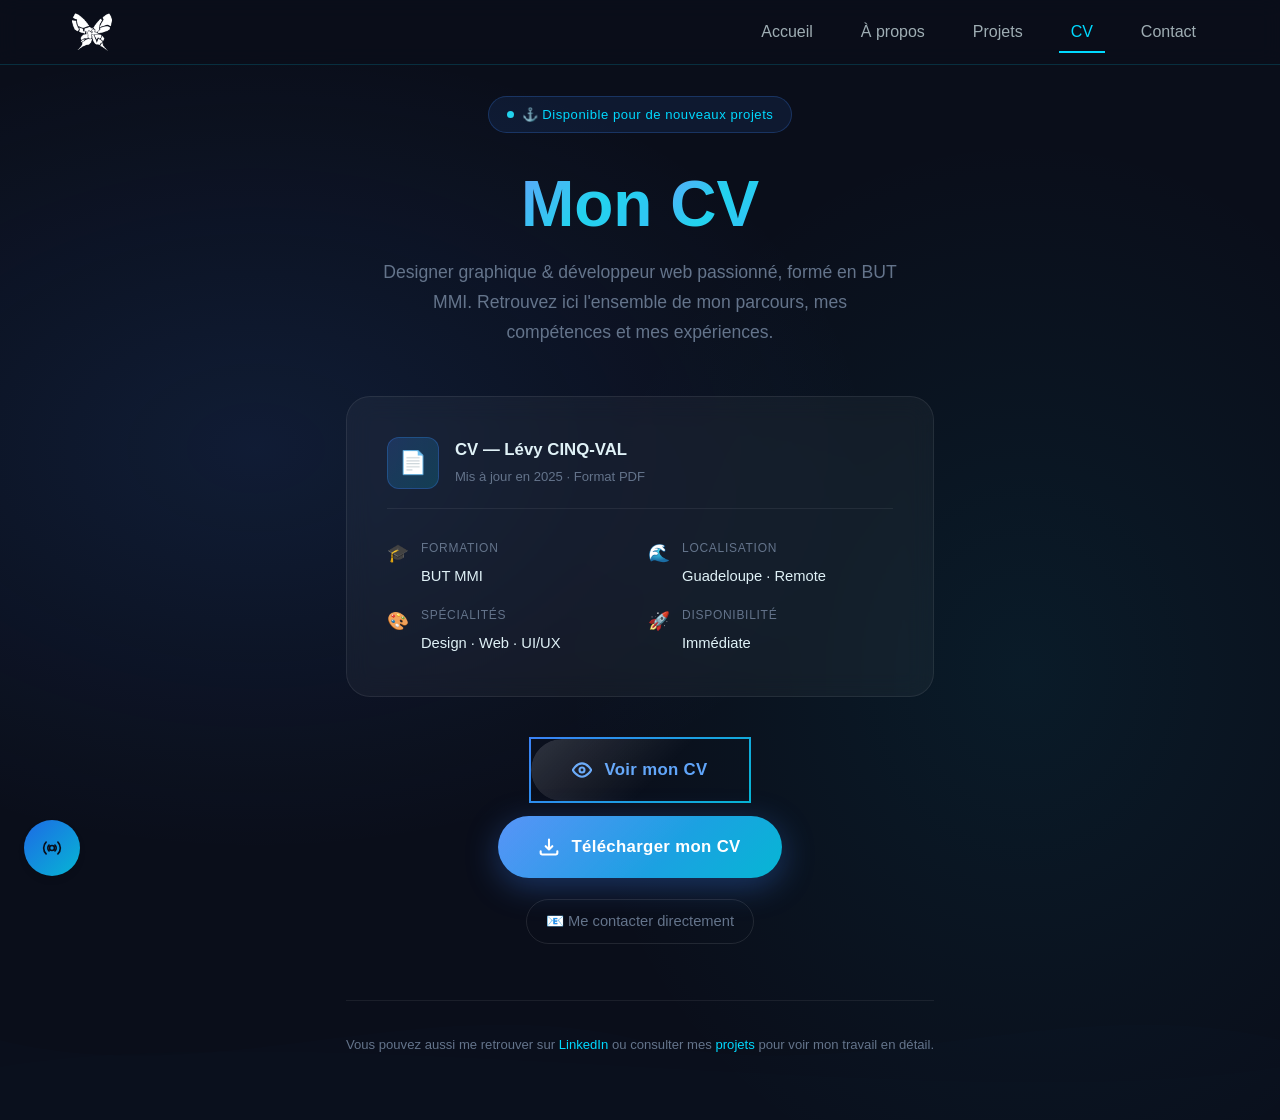
<file: resume.html>
<!DOCTYPE html>
<html lang="fr">
<head>
  <meta charset="UTF-8">
  <meta name="viewport" content="width=device-width, initial-scale=1.0">
  <title>CV — Lévy CINQ-VAL</title>
  <meta name="description" content="Téléchargez le CV de Lévy CINQ-VAL — Design graphique, Développement web, BUT MMI.">
  <link rel="stylesheet" href="style.css">
  <style>
    /* ── Page CV ── */
    .resume-hero {
      min-height: 100vh;
      display: flex;
      align-items: center;
      justify-content: center;
      position: relative;
      overflow: hidden;
      padding: 6rem 1.5rem 4rem;
    }

    /* Fond animé cohérent avec le reste du portfolio */
    .resume-hero::before {
      content: '';
      position: absolute;
      inset: 0;
      background:
        radial-gradient(ellipse 80% 60% at 20% 40%, rgba(59,130,246,0.12) 0%, transparent 60%),
        radial-gradient(ellipse 60% 80% at 80% 60%, rgba(6,182,212,0.08) 0%, transparent 60%);
      pointer-events: none;
    }

    /* Vagues décoratives en arrière-plan */
    .resume-waves {
      position: absolute;
      bottom: 0;
      left: 0;
      right: 0;
      opacity: 0.15;
      pointer-events: none;
    }

    .resume-container {
      position: relative;
      z-index: 1;
      max-width: 780px;
      margin: 0 auto;
      text-align: center;
    }

    /* Badge disponibilité */
    .resume-badge {
      display: inline-flex;
      align-items: center;
      gap: 0.5rem;
      background: rgba(59, 130, 246, 0.1);
      border: 1px solid rgba(59, 130, 246, 0.25);
      border-radius: 2rem;
      padding: 0.45rem 1.1rem;
      font-size: 0.82rem;
      color: var(--primary, #60a5fa);
      letter-spacing: 0.04em;
      margin-bottom: 2.2rem;
      animation: fadeInDown 0.6s ease both;
    }

    .resume-badge .dot {
      width: 7px;
      height: 7px;
      border-radius: 50%;
      background: #22d3ee;
      animation: pulse-dot 2s ease-in-out infinite;
    }

    @keyframes pulse-dot {
      0%, 100% { opacity: 1; transform: scale(1); }
      50%       { opacity: 0.5; transform: scale(1.3); }
    }

    /* Titre principal */
    .resume-title {
      font-size: clamp(2.4rem, 6vw, 4rem);
      font-weight: 800;
      line-height: 1.1;
      margin-bottom: 1.2rem;
      animation: fadeInUp 0.7s 0.1s ease both;
    }

    .resume-title span {
      background: linear-gradient(135deg, #60a5fa 0%, #22d3ee 50%, #38bdf8 100%);
      -webkit-background-clip: text;
      -webkit-text-fill-color: transparent;
      background-clip: text;
    }

    .resume-subtitle {
      font-size: 1.1rem;
      color: var(--muted-foreground, #94a3b8);
      max-width: 520px;
      margin: 0 auto 3rem;
      line-height: 1.7;
      animation: fadeInUp 0.7s 0.2s ease both;
    }

    /* Carte info CV */
    .resume-card {
      background: rgba(255, 255, 255, 0.04);
      border: 1px solid rgba(255, 255, 255, 0.08);
      border-radius: 1.5rem;
      padding: 2.5rem;
      margin-bottom: 2.5rem;
      backdrop-filter: blur(12px);
      animation: fadeInUp 0.7s 0.3s ease both;
      text-align: left;
    }

    .resume-card-header {
      display: flex;
      align-items: center;
      gap: 1rem;
      margin-bottom: 1.8rem;
      padding-bottom: 1.2rem;
      border-bottom: 1px solid rgba(255, 255, 255, 0.07);
    }

    .resume-card-icon {
      width: 52px;
      height: 52px;
      border-radius: 12px;
      background: linear-gradient(135deg, rgba(59,130,246,0.2), rgba(6,182,212,0.2));
      border: 1px solid rgba(59,130,246,0.3);
      display: flex;
      align-items: center;
      justify-content: center;
      font-size: 1.4rem;
      flex-shrink: 0;
    }

    .resume-card-meta h3 {
      font-size: 1.05rem;
      font-weight: 600;
      margin-bottom: 0.2rem;
    }

    .resume-card-meta p {
      font-size: 0.82rem;
      color: var(--muted-foreground, #94a3b8);
    }

    /* Liste des compétences / infos */
    .resume-info-grid {
      display: grid;
      grid-template-columns: 1fr 1fr;
      gap: 1rem;
    }

    @media (max-width: 520px) {
      .resume-info-grid { grid-template-columns: 1fr; }
    }

    .resume-info-item {
      display: flex;
      align-items: flex-start;
      gap: 0.75rem;
    }

    .resume-info-item .info-emoji {
      font-size: 1.1rem;
      margin-top: 0.1rem;
      flex-shrink: 0;
    }

    .resume-info-item .info-label {
      font-size: 0.75rem;
      color: var(--muted-foreground, #94a3b8);
      text-transform: uppercase;
      letter-spacing: 0.06em;
      margin-bottom: 0.2rem;
    }

    .resume-info-item .info-value {
      font-size: 0.92rem;
      font-weight: 500;
    }

    /* Bouton téléchargement principal */
    .btn-download {
      display: inline-flex;
      align-items: center;
      justify-content: center;
      gap: 0.75rem;
      background: linear-gradient(135deg, #3b82f6 0%, #06b6d4 100%);
      color: #fff;
      font-weight: 700;
      font-size: 1.05rem;
      padding: 1.1rem 2.6rem;
      border-radius: 3rem;
      text-decoration: none;
      letter-spacing: 0.02em;
      box-shadow: 0 8px 32px rgba(59,130,246,0.35), 0 2px 8px rgba(0,0,0,0.2);
      transition: transform 0.2s ease, box-shadow 0.2s ease, filter 0.2s ease;
      animation: fadeInUp 0.7s 0.4s ease both;
      position: relative;
      overflow: hidden;
    }

    .btn-download::before {
      content: '';
      position: absolute;
      inset: 0;
      background: linear-gradient(135deg, rgba(255,255,255,0.15) 0%, transparent 60%);
      border-radius: inherit;
    }

    .btn-download:hover {
      transform: translateY(-3px) scale(1.03);
      box-shadow: 0 16px 48px rgba(59,130,246,0.45), 0 4px 12px rgba(0,0,0,0.25);
      filter: brightness(1.1);
    }

    .btn-download:active {
      transform: translateY(0) scale(0.98);
    }

    .btn-download svg {
      width: 20px;
      height: 20px;
      flex-shrink: 0;
    }

    /* Bouton secondaire - contact */
    .btn-contact-alt {
      display: inline-flex;
      align-items: center;
      gap: 0.6rem;
      color: var(--muted-foreground, #94a3b8);
      font-size: 0.92rem;
      text-decoration: none;
      padding: 0.6rem 1.2rem;
      border-radius: 2rem;
      border: 1px solid rgba(255,255,255,0.1);
      transition: color 0.2s, border-color 0.2s, background 0.2s;
      animation: fadeInUp 0.7s 0.5s ease both;
      margin-top: 0.5rem;
    }

    .btn-contact-alt:hover {
      color: #fff;
      border-color: rgba(255,255,255,0.25);
      background: rgba(255,255,255,0.05);
    }

    /* Zone CTA boutons */
    .resume-cta-buttons {
      display: flex;
      flex-direction: column;
      align-items: center;
      gap: 0.8rem;
    }

    /* Note sous le bouton */
    .resume-note {
      margin-top: 3.5rem;
      padding-top: 2rem;
      border-top: 1px solid rgba(255,255,255,0.07);
      font-size: 0.82rem;
      color: var(--muted-foreground, #94a3b8);
      animation: fadeInUp 0.7s 0.6s ease both;
    }

    .resume-note a {
      color: var(--primary, #60a5fa);
      text-decoration: none;
    }

    .resume-note a:hover { text-decoration: underline; }

    /* Animations */
    @keyframes fadeInDown {
      from { opacity: 0; transform: translateY(-16px); }
      to   { opacity: 1; transform: translateY(0); }
    }

    @keyframes fadeInUp {
      from { opacity: 0; transform: translateY(20px); }
      to   { opacity: 1; transform: translateY(0); }
    }
  </style>
</head>
<body>

  <!-- Header -->
  <header id="header" class="header slide-down">
    <div class="container">
      <div class="header-content">
        <a href="index.html" class="logo-link">
          <img src="images/Logo.png" alt="Logo" class="logo">
          <span class="logo-text">Lévy CINQ-VAL</span>
        </a>
        <button class="nav-toggle" aria-label="Menu" data-i18n-aria-label="menu.aria">
          <span></span><span></span><span></span>
        </button>
        <nav class="nav">
          <a href="index.html" class="nav-link" data-i18n="nav.home">Accueil</a>
          <a href="about.html" class="nav-link" data-i18n="nav.about">À propos</a>
          <a href="project.html" class="nav-link" data-i18n="nav.projects">Projets</a>
          <a href="resume.html" class="nav-link active" data-i18n="nav.resume">CV</a>
          <a href="contact.html" class="nav-link" data-i18n="nav.contact">Contact</a>
        </nav>
      </div>
    </div>
  </header>

  <!-- Hero CV -->
  <section class="resume-hero">

    <!-- Vagues décoratives -->
    <svg class="resume-waves" viewBox="0 0 1440 180" xmlns="http://www.w3.org/2000/svg" preserveAspectRatio="none">
      <path d="M0,90 C240,150 480,30 720,90 C960,150 1200,30 1440,90 L1440,180 L0,180 Z" fill="rgba(59,130,246,0.06)"/>
      <path d="M0,120 C360,60 1080,180 1440,120 L1440,180 L0,180 Z" fill="rgba(6,182,212,0.04)"/>
    </svg>

    <div class="resume-container">

      <!-- Badge -->
      <div class="resume-badge">
        <span class="dot"></span>
        <span data-i18n="resume.badge">⚓ Disponible pour de nouveaux projets</span>
      </div>

      <!-- Titre -->
      <h1 class="resume-title">
        <span data-i18n="resume.title.pre">Mon </span><span data-i18n="resume.title.hl">CV</span>
      </h1>
      <p class="resume-subtitle" data-i18n-html="resume.subtitle">
        Designer graphique &amp; développeur web passionné, formé en BUT MMI.
        Retrouvez ici l'ensemble de mon parcours, mes compétences et mes expériences.
      </p>

      <!-- Carte récapitulative -->
      <div class="resume-card">
        <div class="resume-card-header">
          <div class="resume-card-icon">📄</div>
          <div class="resume-card-meta">
            <h3>CV — Lévy CINQ-VAL</h3>
            <p data-i18n="resume.card.meta">Mis à jour en 2025 · Format PDF</p>
          </div>
        </div>

        <div class="resume-info-grid">
          <div class="resume-info-item">
            <span class="info-emoji">🎓</span>
            <div>
              <p class="info-label" data-i18n="resume.info.formation">Formation</p>
              <p class="info-value">BUT MMI</p>
            </div>
          </div>
          <div class="resume-info-item">
            <span class="info-emoji">🌊</span>
            <div>
              <p class="info-label" data-i18n="resume.info.location">Localisation</p>
              <p class="info-value" data-i18n="resume.info.location.value">Guadeloupe · Remote</p>
            </div>
          </div>
          <div class="resume-info-item">
            <span class="info-emoji">🎨</span>
            <div>
              <p class="info-label" data-i18n="resume.info.specialties">Spécialités</p>
              <p class="info-value">Design · Web · UI/UX</p>
            </div>
          </div>
          <div class="resume-info-item">
            <span class="info-emoji">🚀</span>
            <div>
              <p class="info-label" data-i18n="resume.info.availability">Disponibilité</p>
              <p class="info-value" data-i18n="resume.info.availability.value">Immédiate</p>
            </div>
          </div>
        </div>
      </div>

      <!-- Boutons CTA -->
      <div class="resume-cta-buttons">
        <!-- Bouton visualiser -->
        <a href="images/CV Levy Cinqval.pdf" target="_blank" rel="noopener" class="btn-download" style="background:transparent;border:2px solid;border-image:linear-gradient(135deg,#3b82f6,#06b6d4) 1;color:#60a5fa;box-shadow:none;">
          <svg viewBox="0 0 24 24" fill="none" stroke="currentColor" stroke-width="2.5" stroke-linecap="round" stroke-linejoin="round">
            <path d="M1 12s4-8 11-8 11 8 11 8-4 8-11 8-11-8-11-8z"/>
            <circle cx="12" cy="12" r="3"/>
          </svg>
          <span data-i18n="resume.btn.view">Voir mon CV</span>
        </a>
        <!-- Bouton télécharger -->
        <a href="images/CV Levy Cinqval.pdf" download class="btn-download">
          <svg viewBox="0 0 24 24" fill="none" stroke="currentColor" stroke-width="2.5" stroke-linecap="round" stroke-linejoin="round">
            <path d="M12 15V3M12 15l-4-4M12 15l4-4"/>
            <path d="M2 17v2a2 2 0 002 2h16a2 2 0 002-2v-2"/>
          </svg>
          <span data-i18n="resume.btn.download">Télécharger mon CV</span>
        </a>

        <a href="contact.html" class="btn-contact-alt" data-i18n="resume.btn.contact">
          📧 Me contacter directement
        </a>
      </div>

      <!-- Note de bas de page -->
      <p class="resume-note">
        <span data-i18n="resume.note.pre">Vous pouvez aussi me retrouver sur</span>
        <a href="https://www.linkedin.com" target="_blank">LinkedIn</a>
        <span data-i18n="resume.note.mid">ou consulter mes</span>
        <a href="project.html" data-i18n="resume.note.projects">projets</a> <span data-i18n="resume.note.post">pour voir mon travail en détail.</span>
      </p>

    </div>
  </section>

  <!-- Widget d'Accessibilité -->
  <div id="accessibility-widget" class="accessibility-widget">
    <button id="accessibility-toggle" class="accessibility-toggle" aria-label="Accessibilité" data-i18n-aria-label="a11y.aria" title="Options d'accessibilité" data-i18n-title="a11y.title">
      <svg viewBox="0 0 24 24" fill="none" stroke="currentColor" stroke-width="2" stroke-linecap="round" stroke-linejoin="round">
        <circle cx="12" cy="12" r="3"/><path d="M19.07 4.93a10 10 0 010 14.14M4.93 4.93a10 10 0 000 14.14"/>
        <path d="M15.54 8.46a5 5 0 010 7.07M8.46 8.46a5 5 0 000 7.07"/>
      </svg>
    </button>
    <div id="accessibility-panel" class="accessibility-panel hidden">
      <h3 class="panel-title" data-i18n="a11y.panelTitle">Accessibilité</h3>
      <button class="accessibility-option" onclick="toggleTheme()">
        <span data-i18n="a11y.theme">🌓 Thème</span><span id="theme-label">Sombre</span>
      </button>
      <button class="accessibility-option" onclick="cycleFontSize()">
        <span data-i18n="a11y.fontSize">🔤 Taille du texte</span><span id="font-size-label">Normal</span>
      </button>
      <button class="accessibility-option" onclick="toggleContrast()">
        <span data-i18n="a11y.contrast">⚡ Contraste élevé</span><span id="contrast-label">Désactivé</span>
      </button>
      <button class="accessibility-option" onclick="toggleLanguage()">
        <span data-i18n="a11y.language">🌍 Langue</span><span id="language-label">Français</span>
      </button>
    </div>
  </div>

  <button id="scroll-top-btn" aria-label="Retour en haut" data-i18n-aria-label="scrollTop.aria">↑</button>
  <script src="script.js"></script>
</body>
</html>
</file>
<file: style.css>
/* Variables CSS - Thème "Mer énervée" */
:root {
    /* Couleurs Sombres (par défaut) */
    --background: #0a0e1a;
    --foreground: #e0f2f7;
    --card: #0f1420;
    --card-foreground: #e0f2f7;
    --primary: #00d9ff;
    --primary-foreground: #0a0e1a;
    --secondary: #1a2332;
    --secondary-foreground: #7dd3fc;
    --muted: #1e2940;
    --muted-foreground: #64748b;
    --accent: #0ea5e9;
    --accent-foreground: #f0f9ff;
    --border: rgba(6, 182, 212, 0.2);
    --input-background: #1a2332;

    /* Header */
    .header {
        position: fixed;
        top: 0;
        left: 0;
        right: 0;
        z-index: 1000;
        background-color: rgba(10, 14, 26, 0.8);
        backdrop-filter: blur(10px);
        border-bottom: 1px solid var(--border);
        transition: transform 0.3s ease;
    }

    .header-content {
        display: flex;
        align-items: center;
        justify-content: space-between;
        height: 4rem;
    }

    .logo-link {
        display: flex;
        align-items: center;
        gap: 0.75rem;
        text-decoration: none;
    }

    .logo {
        height: 2.5rem;
        width: 2.5rem;
        object-fit: contain;
        transition: transform 0.6s ease;
    }

    .logo:hover {
        transform: rotate(360deg);
    }

    .logo-text {
        font-size: 1.5rem;
        color: var(--foreground);
        font-weight: 500;
        max-width: 0;
        opacity: 0;
        overflow: hidden;
        white-space: nowrap;
        transition: max-width 0.35s ease, opacity 0.25s ease;
    }

    .logo-link:hover .logo-text,
    .logo-link:focus-visible .logo-text,
    .logo-link:focus-within .logo-text {
        max-width: 220px;
        opacity: 1;
    }

    .nav {
        display: flex;
        gap: 1.5rem;
    }

    .nav-link {
        position: relative;
        padding: 0.5rem 0.75rem;
        color: rgba(224, 242, 247, 0.7);
        font-size: 1rem;
        transition: color var(--transition-fast);
    }

    .nav-link:hover,
    .nav-link.active {
        color: var(--primary);
    }

    .nav-link.active::after {
        content: "";
        position: absolute;
        bottom: 0;
        left: 0;
        right: 0;
        height: 2px;
        background-color: var(--primary);
    }

    /* Hero */
    .hero {
        position: relative;
        min-height: 100vh;
        display: flex;
        align-items: center;
        justify-content: center;
        overflow: hidden;
    }

    .hero-background {
        position: absolute;
        inset: 0;
        background-image: url("images/mer_dechainee.jpg");
        background-size: cover;
        background-position: center 40%;
        background-repeat: no-repeat;
        background-attachment: local;
        opacity: 0;
        transform: scale(1.05);
        will-change: transform, opacity;
        transition: opacity 1.4s cubic-bezier(0.22, 1, 0.36, 1), transform 1.4s cubic-bezier(0.22, 1, 0.36, 1);
        filter: saturate(1.1) brightness(0.75);
    }

    .hero-background.loaded {
        opacity: 0.55;
        transform: scale(1);
    }

    /* Thème clair : image plus lumineuse */
    body.light-theme .hero-background {
        filter: saturate(0.9) brightness(0.85);
        opacity: 0.4;
    }

    body.light-theme .hero-background.loaded {
        opacity: 0.5;
    }

    .hero-overlay {
        position: absolute;
        inset: 0;
        background: linear-gradient(
            to bottom,
            rgba(10, 14, 26, 0.45) 0%,
            rgba(10, 14, 26, 0.35) 40%,
            rgba(10, 14, 26, 0.75) 80%,
            rgba(10, 14, 26, 1) 100%
        );
        pointer-events: none;
    }

    /* Overlay thème clair */
    body.light-theme .hero-overlay {
        background: linear-gradient(
            to bottom,
            rgba(245, 247, 250, 0.25) 0%,
            rgba(245, 247, 250, 0.15) 40%,
            rgba(245, 247, 250, 0.6) 80%,
            rgba(245, 247, 250, 1) 100%
        );
    }

    /* Grain subtil sur le hero pour le rendu filmique */
    .hero::after {
        content: '';
        position: absolute;
        inset: 0;
        background-image: url("data:image/svg+xml,%3Csvg viewBox='0 0 256 256' xmlns='http://www.w3.org/2000/svg'%3E%3Cfilter id='noise'%3E%3CfeTurbulence type='fractalNoise' baseFrequency='0.9' numOctaves='4' stitchTiles='stitch'/%3E%3C/filter%3E%3Crect width='100%25' height='100%25' filter='url(%23noise)' opacity='0.04'/%3E%3C/svg%3E");
        opacity: 0.06;
        pointer-events: none;
        z-index: 2;
    }

    .hero-content {
        position: relative;
        z-index: 10;
        text-align: center;
        padding: 2rem 1rem;
    }

    .badge {
        display: inline-block;
        padding: 0.5rem 1.5rem;
        background-color: rgba(0, 217, 255, 0.2);
        border: 1px solid rgba(0, 217, 255, 0.4);
        border-radius: 2rem;
        margin-bottom: 2rem;
    }

    .badge-text {
        color: var(--primary);
        font-size: 0.875rem;
    }

    .hero-title {
        font-size: 2.5rem;
        margin-bottom: 1.5rem;
        color: var(--foreground);
    }

    .hero-name {
        font-size: 3.5rem;
        margin-bottom: 2rem;
        color: var(--primary);
    }

    .hero-subtitle {
        font-size: 1.25rem;
        color: rgba(224, 242, 247, 0.8);
        margin-bottom: 3rem;
    }

    .hero-buttons {
        display: flex;
        gap: 1rem;
        justify-content: center;
        flex-wrap: wrap;
    }

    /* Responsive Hero */
    @media (min-width: 640px) {
        .hero-title {
            font-size: 3rem;
        }
        .hero-name {
            font-size: 4rem;
        }
    }

    @media (min-width: 1024px) {
        .hero-title {
            font-size: 4.5rem;
        }
        .hero-name {
            font-size: 5rem;
        }
        .hero-subtitle {
            font-size: 1.5rem;
        }
    }

    /* Sections */
    .section {
        padding: 5rem 1rem;
    }

    .section-alt {
        background-color: rgba(15, 20, 32, 0.3);
    }

    .section-header {
        text-align: center;
        margin-bottom: 3rem;
    }

    .section-title {
        font-size: 2.5rem;
        margin-bottom: 1rem;
        color: var(--primary);
    }

    .section-subtitle {
        font-size: 1.125rem;
        color: var(--muted-foreground);
    }

    /* About Grid */
    .about-grid {
        display: grid;
        grid-template-columns: 1fr;
        gap: 3rem;
        align-items: center;
    }

    @media (min-width: 1024px) {
        .about-grid {
            grid-template-columns: 1fr 1fr;
        }
    }

    .about-image-wrapper {
        display: flex;
        justify-content: center;
        position: relative;
    }

    .about-image-glow {
        position: absolute;
        inset: 0;
        background-color: rgba(0, 217, 255, 0.2);
        border-radius: 50%;
        filter: blur(4rem);
    }

    .about-image {
        position: relative;
        width: 16rem;
        height: 16rem;
        border-radius: 50%;
        object-fit: cover;
        border: 4px solid rgba(0, 217, 255, 0.3);
        box-shadow: 0 25px 50px rgba(0, 0, 0, 0.5);
    }

    @media (min-width: 640px) {
        .about-image {
            width: 20rem;
            height: 20rem;
        }
    }

    .about-content {
        display: flex;
        flex-direction: column;
        gap: 1.5rem;
    }

    .about-text {
        font-size: 1.125rem;
        color: rgba(224, 242, 247, 0.8);
        line-height: 1.8;
    }

    .highlight {
        color: var(--primary);
        font-weight: 500;
    }

    .badges {
        display: flex;
        gap: 1rem;
        flex-wrap: wrap;
    }

    .badge-item {
        padding: 0.5rem 1rem;
        background-color: rgba(0, 217, 255, 0.1);
        border: 1px solid rgba(0, 217, 255, 0.3);
        border-radius: var(--radius);
        color: var(--primary);
    }

    /* Skills Grid */
    .skills-grid {
        display: grid;
        grid-template-columns: 1fr;
        gap: 2rem;
    }

    @media (min-width: 768px) {
        .skills-grid {
            grid-template-columns: repeat(3, 1fr);
        }
    }

    .skill-card {
        background-color: var(--card);
        border: 1px solid var(--border);
        border-radius: var(--radius);
        padding: 2rem;
        box-shadow: 0 4px 6px rgba(0, 0, 0, 0.1);
    }

    .skill-icon {
        font-size: 2rem;
        margin-bottom: 1rem;
        display: inline-block;
        padding: 0.75rem;
        background-color: rgba(0, 217, 255, 0.1);
        border-radius: var(--radius);
    }

    .skill-title {
        font-size: 1.25rem;
        margin-bottom: 0.75rem;
        color: var(--foreground);
    }

    .skill-description {
        color: var(--muted-foreground);
    }

    /* CTA Section */
    .cta-content {
        text-align: center;
        max-width: 48rem;
        margin: 0 auto;
    }

    .cta-title {
        font-size: 2.5rem;
        margin-bottom: 1.5rem;
        color: var(--primary);
    }

    .cta-text {
        font-size: 1.125rem;
        color: rgba(224, 242, 247, 0.8);
        margin-bottom: 3rem;
        line-height: 1.8;
    }

    .btn-large {
        font-size: 1.125rem;
        padding: 1rem 2rem;
        margin-bottom: 3rem;
    }

    .social-links {
        margin-top: 3rem;
    }

    .social-title {
        color: rgba(224, 242, 247, 0.7);
        margin-bottom: 1.5rem;
        font-size: 1.125rem;
    }

    .social-buttons {
        display: flex;
        gap: 1rem;
        justify-content: center;
        flex-wrap: wrap;
    }

    .social-btn {
        display: flex;
        align-items: center;
        gap: 0.5rem;
        padding: 0.75rem 1.5rem;
        background-color: var(--card);
        border: 2px solid var(--primary);
        color: var(--primary);
        border-radius: var(--radius);
        box-shadow: 0 4px 6px rgba(0, 0, 0, 0.1);
        transition: all var(--transition-normal);
    }

    .social-btn:hover {
        transform: translateY(-5px) scale(1.1);
        box-shadow: 0 10px 20px rgba(0, 217, 255, 0.3);
    }

    /* Boutons Variantes */
    .btn-primary {
        background-color: var(--primary);
        color: var(--primary-foreground);
    }

    .btn-secondary {
        background-color: var(--accent);
        color: var(--accent-foreground);
    }

    /* Widget d'Accessibilité */
    .accessibility-widget {
        position: fixed;
        bottom: 1.5rem;
        right: 1.5rem;
        z-index: 1000;
    }

    .accessibility-toggle {
        width: 3.5rem;
        height: 3.5rem;
        border-radius: 50%;
        background-color: var(--primary);
        color: var(--primary-foreground);
        border: none;
        font-size: 1.5rem;
        cursor: pointer;
        box-shadow: 0 4px 6px rgba(0, 0, 0, 0.1);
        transition: all var(--transition-normal);
    }

    .accessibility-toggle:hover {
        transform: scale(1.1);
        box-shadow: 0 6px 12px rgba(0, 217, 255, 0.5);
    }

    .accessibility-panel {
        position: absolute;
        bottom: 4rem;
        right: 0;
        min-width: 280px;
        background-color: var(--card);
        border: 1px solid var(--border);
        border-radius: var(--radius);
        box-shadow: 0 10px 30px rgba(0, 0, 0, 0.3);
        padding: 1rem;
        opacity: 1;
        transform: scale(1);
        transition: all var(--transition-normal);
    }

    .accessibility-panel.hidden {
        opacity: 0;
        transform: scale(0.8) translateY(20px);
        pointer-events: none;
    }

    .panel-title {
        font-size: 1.125rem;
        margin-bottom: 1rem;
        color: var(--foreground);
    }

    .accessibility-option {
        width: 100%;
        display: flex;
        align-items: center;
        justify-content: space-between;
        padding: 0.75rem 1rem;
        background-color: rgba(15, 20, 32, 0.5);
        color: var(--foreground);
        border: none;
        border-radius: var(--radius);
        margin-bottom: 0.75rem;
        cursor: pointer;
        transition: background-color var(--transition-fast);
    }

    .accessibility-option:hover {
        background-color: rgba(0, 217, 255, 0.1);
    }

    .accessibility-option span:last-child {
        font-size: 0.875rem;
        color: var(--muted-foreground);
    }

    /* Utilitaires */
    .hidden {
        display: none;
    }
   /* ── Page Contact ── */

    .contact-hero {
      padding: 10rem 1rem 5rem;
      text-align: center;
      position: relative;
      overflow: hidden;
    }

    .contact-hero::before {
      content: '';
      position: absolute;
      inset: 0;
      background: radial-gradient(ellipse at 50% 0%, rgba(0,217,255,.15) 0%, transparent 65%);
      pointer-events: none;
    }

    .contact-hero-label {
      display: inline-block;
      padding: 0.4rem 1.25rem;
      background-color: rgba(0,217,255,.15);
      border: 1px solid rgba(0,217,255,.35);
      border-radius: 2rem;
      color: var(--primary);
      font-size: .8rem;
      letter-spacing: .12em;
      text-transform: uppercase;
      margin-bottom: 2rem;
    }

    .contact-hero h1 {
      font-size: clamp(2.5rem, 7vw, 5rem);
      font-weight: 600;
      color: var(--foreground);
      margin-bottom: 1rem;
      line-height: 1.15;
    }

    .contact-hero h1 span {
      color: var(--primary);
    }

    .contact-hero p {
      font-size: 1.125rem;
      color: var(--muted-foreground);
      max-width: 36rem;
      margin: 0 auto;
      line-height: 1.8;
    }

    /* ── Grid layout ── */
    .contact-section {
      padding: 5rem 1rem 7rem;
    }

    .contact-grid {
      display: grid;
      grid-template-columns: 1fr;
      gap: 3rem;
      max-width: 1100px;
      margin: 0 auto;
    }

    @media (min-width: 1024px) {
      .contact-grid {
        grid-template-columns: 1fr 1.5fr;
      }
    }

    /* ── Info column ── */
    .contact-info {
      display: flex;
      flex-direction: column;
      gap: 2rem;
    }

    .info-card {
      background-color: var(--card);
      border: 1px solid var(--border);
      border-radius: var(--radius);
      padding: 1.75rem;
      transition: all var(--transition-normal);
      display: flex;
      align-items: flex-start;
      gap: 1.25rem;
    }

    .info-card:hover {
      border-color: rgba(0,217,255,.45);
      box-shadow: 0 8px 30px rgba(0,217,255,.12);
      transform: translateY(-3px);
    }

    .info-icon {
      font-size: 1.5rem;
      padding: 0.7rem;
      background-color: rgba(0,217,255,.1);
      border-radius: var(--radius);
      flex-shrink: 0;
      line-height: 1;
    }

    .info-content h3 {
      font-size: 1rem;
      font-weight: 600;
      color: var(--foreground);
      margin-bottom: 0.35rem;
    }

    .info-content p,
    .info-content a {
      font-size: .95rem;
      color: var(--muted-foreground);
      text-decoration: none;
      transition: color var(--transition-fast);
    }

    .info-content a:hover {
      color: var(--primary);
    }

    .social-row {
      display: flex;
      gap: 1rem;
      margin-top: 0.5rem;
    }

    .social-chip {
      display: flex;
      align-items: center;
      gap: .5rem;
      padding: .55rem 1.1rem;
      background-color: var(--card);
      border: 1px solid var(--border);
      border-radius: 2rem;
      color: var(--foreground);
      font-size: .875rem;
      text-decoration: none;
      transition: all var(--transition-normal);
    }

    .social-chip:hover {
      border-color: var(--primary);
      color: var(--primary);
      box-shadow: 0 4px 15px rgba(0,217,255,.2);
      transform: translateY(-2px);
    }

    /* ── Disponibilité ── */
    .availability-badge {
      display: flex;
      align-items: center;
      gap: .75rem;
      padding: 1.25rem 1.5rem;
      background: linear-gradient(135deg, rgba(0,217,255,.08), rgba(14,165,233,.06));
      border: 1px solid rgba(0,217,255,.25);
      border-radius: var(--radius);
    }

    .dot-live {
      width: 10px;
      height: 10px;
      border-radius: 50%;
      background-color: #22c55e;
      flex-shrink: 0;
      box-shadow: 0 0 0 0 rgba(34,197,94,.7);
      animation: ping 1.5s cubic-bezier(0,0,.2,1) infinite;
    }

    @keyframes ping {
      0%   { box-shadow: 0 0 0 0 rgba(34,197,94,.7); }
      70%  { box-shadow: 0 0 0 8px rgba(34,197,94,0); }
      100% { box-shadow: 0 0 0 0 rgba(34,197,94,0); }
    }

    .availability-badge p {
      font-size: .9rem;
      color: var(--foreground);
      line-height: 1.4;
    }

    .availability-badge p span {
      display: block;
      color: var(--muted-foreground);
      font-size: .8rem;
      margin-top: .1rem;
    }

    /* ── Form column ── */
    .contact-form-wrapper {
      background-color: var(--card);
      border: 1px solid var(--border);
      border-radius: var(--radius);
      padding: 2.5rem;
      position: relative;
      overflow: hidden;
    }

    .contact-form-wrapper::before {
      content: '';
      position: absolute;
      top: -60px;
      right: -60px;
      width: 200px;
      height: 200px;
      background: radial-gradient(circle, rgba(0,217,255,.1) 0%, transparent 70%);
      pointer-events: none;
    }

    .form-title {
      font-size: 1.5rem;
      font-weight: 600;
      color: var(--foreground);
      margin-bottom: .5rem;
    }

    .form-subtitle {
      font-size: .9rem;
      color: var(--muted-foreground);
      margin-bottom: 2rem;
    }

    .form-group {
      margin-bottom: 1.5rem;
    }

    .form-row {
      display: grid;
      grid-template-columns: 1fr 1fr;
      gap: 1.25rem;
    }

    @media (max-width: 600px) {
      .form-row { grid-template-columns: 1fr; }
    }

    label {
      display: block;
      font-size: .85rem;
      font-weight: 500;
      color: var(--foreground);
      margin-bottom: .5rem;
      letter-spacing: .03em;
    }

    label .required {
      color: var(--primary);
      margin-left: .2rem;
    }

    input, textarea, select {
      width: 100%;
      padding: .8rem 1rem;
      background-color: var(--input-background);
      color: var(--foreground);
      border: 1px solid var(--border);
      border-radius: var(--radius);
      font-size: 1rem;
      font-family: inherit;
      transition: border-color var(--transition-fast), box-shadow var(--transition-fast);
      resize: none;
    }

    input:focus, textarea:focus, select:focus {
      outline: none;
      border-color: var(--primary);
      box-shadow: 0 0 0 3px rgba(0,217,255,.12);
    }

    input::placeholder, textarea::placeholder {
      color: var(--muted-foreground);
      opacity: .6;
    }

    select {
      appearance: none;
      background-image: url("data:image/svg+xml,%3Csvg xmlns='http://www.w3.org/2000/svg' width='12' height='12' viewBox='0 0 12 12'%3E%3Cpath fill='%2300d9ff' d='M6 8L1 3h10z'/%3E%3C/svg%3E");
      background-repeat: no-repeat;
      background-position: right 1rem center;
      cursor: pointer;
    }

    select option {
      background-color: #0f1420;
      color: var(--foreground);
    }

    textarea {
      min-height: 140px;
    }

    .submit-btn {
      width: 100%;
      padding: 1rem 2rem;
      background: linear-gradient(135deg, var(--primary), var(--accent));
      color: var(--primary-foreground);
      border: none;
      border-radius: var(--radius);
      font-size: 1rem;
      font-weight: 600;
      cursor: pointer;
      transition: all var(--transition-normal);
      position: relative;
      overflow: hidden;
      letter-spacing: .04em;
    }

    .submit-btn::before {
      content: '';
      position: absolute;
      inset: 0;
      background: linear-gradient(135deg, rgba(255,255,255,.15), transparent);
      opacity: 0;
      transition: opacity var(--transition-fast);
    }

    .submit-btn:hover {
      transform: translateY(-2px);
      box-shadow: 0 10px 30px rgba(0,217,255,.35);
    }

    .submit-btn:hover::before { opacity: 1; }
    .submit-btn:active { transform: scale(.98); }

    /* Success / error toast */
    .form-toast {
      display: none;
      align-items: center;
      gap: .75rem;
      padding: 1rem 1.25rem;
      border-radius: var(--radius);
      margin-top: 1rem;
      font-size: .9rem;
      animation: fadeIn .4s ease-out forwards;
    }

    .form-toast.success {
      display: flex;
      background-color: rgba(34,197,94,.1);
      border: 1px solid rgba(34,197,94,.35);
      color: #22c55e;
    }

    .form-toast.error {
      display: flex;
      background-color: rgba(239,68,68,.1);
      border: 1px solid rgba(239,68,68,.35);
      color: #ef4444;
    }

    /* ── Wave décoration ── */
    .wave-divider {
      width: 100%;
      overflow: hidden;
      line-height: 0;
    }

    .wave-divider svg {
      display: block;
      width: 100%;
      height: 60px;
    }
  /* ── Page Projets ── */

    .projects-hero {
      padding: 10rem 1rem 5rem;
      text-align: center;
      position: relative;
      overflow: hidden;
    }

    .projects-hero::before {
      content: '';
      position: absolute;
      inset: 0;
      background: radial-gradient(ellipse at 50% -10%, rgba(0,217,255,.14) 0%, transparent 60%);
      pointer-events: none;
    }

    .projects-hero-label {
      display: inline-block;
      padding: .4rem 1.25rem;
      background-color: rgba(0,217,255,.15);
      border: 1px solid rgba(0,217,255,.35);
      border-radius: 2rem;
      color: var(--primary);
      font-size: .8rem;
      letter-spacing: .12em;
      text-transform: uppercase;
      margin-bottom: 2rem;
    }

    .projects-hero h1 {
      font-size: clamp(2.5rem, 7vw, 5rem);
      font-weight: 600;
      color: var(--foreground);
      margin-bottom: 1rem;
      line-height: 1.15;
    }

    .projects-hero h1 span { color: var(--primary); }

    .projects-hero p {
      font-size: 1.125rem;
      color: var(--muted-foreground);
      max-width: 38rem;
      margin: 0 auto;
      line-height: 1.8;
    }

    /* ── Filtres ── */
    .filters-section {
      padding: 0 1rem 3rem;
    }

    .filters-wrapper {
      display: flex;
      justify-content: center;
      flex-wrap: wrap;
      gap: .75rem;
      max-width: 800px;
      margin: 0 auto;
    }

    .filter-btn {
      padding: .5rem 1.4rem;
      background-color: var(--card);
      border: 1px solid var(--border);
      border-radius: 2rem;
      color: var(--muted-foreground);
      font-size: .875rem;
      cursor: pointer;
      transition: all var(--transition-normal);
      font-family: inherit;
    }

    .filter-btn:hover,
    .filter-btn.active {
      background-color: rgba(0,217,255,.12);
      border-color: var(--primary);
      color: var(--primary);
      box-shadow: 0 4px 15px rgba(0,217,255,.15);
      transform: translateY(-1px);
    }

    .filter-btn:active { transform: scale(.97); }

    /* ── Grille projets ── */
    .projects-section {
      padding: 0 1rem 7rem;
    }

    .projects-count {
      text-align: center;
      font-size: .875rem;
      color: var(--muted-foreground);
      margin-bottom: 2.5rem;
    }

    .projects-count span { color: var(--primary); font-weight: 600; }

    .projects-grid {
      display: grid;
      grid-template-columns: 1fr;
      gap: 2rem;
      max-width: 1200px;
      margin: 0 auto;
    }

    @media (min-width: 640px) {
      .projects-grid { grid-template-columns: repeat(2, 1fr); }
    }

    @media (min-width: 1024px) {
      .projects-grid { grid-template-columns: repeat(3, 1fr); }
    }

    /* ── Carte projet ── */
    .project-card {
      background-color: var(--card);
      border: 1px solid var(--border);
      border-radius: var(--radius);
      overflow: hidden;
      transition: all var(--transition-normal);
      cursor: pointer;
      position: relative;
    }

    .project-card:hover {
      border-color: rgba(0,217,255,.4);
      box-shadow: 0 15px 40px rgba(0,217,255,.15);
      transform: translateY(-6px);
    }

    /* Carte featured (1ère) — occupe 2 colonnes */
    .project-card.featured {
      grid-column: span 1;
    }

    @media (min-width: 640px) {
      .project-card.featured { grid-column: span 2; }
    }

    @media (min-width: 1024px) {
      .project-card.featured { grid-column: span 2; }
    }

    .project-thumbnail {
      position: relative;
      width: 100%;
      aspect-ratio: 16/9;
      background: linear-gradient(135deg, var(--secondary) 0%, var(--muted) 100%);
      overflow: hidden;
    }

    .project-card.featured .project-thumbnail {
      aspect-ratio: 21/9;
    }

    .project-thumbnail-inner {
      position: absolute;
      inset: 0;
      display: flex;
      align-items: center;
      justify-content: center;
      font-size: 3.5rem;
      opacity: .6;
      transition: all var(--transition-normal);
    }

    .project-card:hover .project-thumbnail-inner {
      opacity: .9;
      transform: scale(1.08);
    }

    /* Couleurs de fond thématiques */
    .project-thumbnail.color-1 { background: linear-gradient(135deg, #0d1f2d 0%, #1a3a4a 100%); }
    .project-thumbnail.color-2 { background: linear-gradient(135deg, #10172a 0%, #1c2e4a 100%); }
    .project-thumbnail.color-3 { background: linear-gradient(135deg, #0a1628 0%, #162236 100%); }
    .project-thumbnail.color-4 { background: linear-gradient(135deg, #13212e 0%, #1e3545 100%); }
    .project-thumbnail.color-5 { background: linear-gradient(135deg, #0f1c2a 0%, #1b3040 100%); }
    .project-thumbnail.color-6 { background: linear-gradient(135deg, #0c1a28 0%, #192d3d 100%); }

    /* Overlay hover */
    .project-thumbnail-overlay {
      position: absolute;
      inset: 0;
      background: rgba(0,217,255,.08);
      opacity: 0;
      transition: opacity var(--transition-normal);
      display: flex;
      align-items: center;
      justify-content: center;
    }

    .project-card:hover .project-thumbnail-overlay { opacity: 1; }

    .overlay-btn {
      padding: .7rem 1.6rem;
      background-color: var(--primary);
      color: var(--primary-foreground);
      border-radius: var(--radius);
      font-size: .875rem;
      font-weight: 600;
      transform: translateY(10px);
      transition: transform var(--transition-normal);
    }

    .project-card:hover .overlay-btn { transform: translateY(0); }

    /* Badge featured */
    .badge-featured {
      position: absolute;
      top: 1rem;
      left: 1rem;
      padding: .3rem .9rem;
      background: linear-gradient(135deg, var(--primary), var(--accent));
      color: var(--primary-foreground);
      border-radius: 2rem;
      font-size: .7rem;
      font-weight: 700;
      letter-spacing: .08em;
      text-transform: uppercase;
    }

    /* Contenu carte */
    .project-body {
      padding: 1.5rem;
    }

    .project-tags {
      display: flex;
      flex-wrap: wrap;
      gap: .5rem;
      margin-bottom: 1rem;
    }

    .project-tag {
      padding: .25rem .75rem;
      background-color: rgba(0,217,255,.08);
      border: 1px solid rgba(0,217,255,.2);
      border-radius: 2rem;
      font-size: .72rem;
      color: var(--primary);
      letter-spacing: .05em;
      text-transform: uppercase;
    }

    .project-title {
      font-size: 1.2rem;
      font-weight: 600;
      color: var(--foreground);
      margin-bottom: .5rem;
      line-height: 1.3;
    }

    .project-description {
      font-size: .9rem;
      color: var(--muted-foreground);
      line-height: 1.7;
      margin-bottom: 1.25rem;
    }

    .project-footer {
      display: flex;
      align-items: center;
      justify-content: space-between;
    }

    .project-year {
      font-size: .8rem;
      color: var(--muted-foreground);
    }

    .project-link {
      display: flex;
      align-items: center;
      gap: .4rem;
      font-size: .875rem;
      color: var(--primary);
      font-weight: 500;
      transition: gap var(--transition-fast);
      text-decoration: none;
    }

    .project-link:hover { gap: .7rem; color: var(--primary); }

    /* ── Filtre hidden ── */
    .project-card[data-hidden="true"] {
      display: none;
    }

    /* ── CTA bas de page ── */
    .projects-cta {
      padding: 5rem 1rem;
      background-color: rgba(15,20,32,.3);
    }

    .cta-inner {
      text-align: center;
      max-width: 42rem;
      margin: 0 auto;
    }

    .cta-inner h2 {
      font-size: 2rem;
      font-weight: 600;
      color: var(--primary);
      margin-bottom: 1rem;
    }

    .cta-inner p {
      color: rgba(224,242,247,.75);
      font-size: 1.05rem;
      margin-bottom: 2rem;
      line-height: 1.8;
    }

    /* Tailles */
    --font-size: 16px;
    --radius: 0.625rem;

    /* Transitions */
    --transition-fast: 0.2s ease;
    --transition-normal: 0.4s ease;
    --transition-slow: 0.6s ease;
}

/* Thème Clair */
/* ══ THÈME CLAIR : propre, bleu moderne, lisible ══ */
body.light-theme {
    --background: #f0f6ff;
    --foreground: #0f1e3d;
    --card: #ffffff;
    --card-foreground: #0f1e3d;
    --primary: #1d6ae5;
    --primary-foreground: #ffffff;
    --secondary: #dbeafe;
    --secondary-foreground: #1e3a5f;
    --muted: #e8f1fc;
    --muted-foreground: #4a6388;
    --accent: #0891b2;
    --accent-foreground: #ffffff;
    --border: rgba(29,106,229,0.18);
    --input-background: #ffffff;
}

/* Composants clé en mode clair */
body.light-theme .header {
    background-color: rgba(240, 246, 255, 0.92) !important;
    border-bottom: 1px solid rgba(29,106,229,0.15);
}

body.light-theme .logo-text,
body.light-theme .hero-title { color: #0f1e3d; }
body.light-theme .hero-name  { color: #1d6ae5; }
body.light-theme .hero-subtitle { color: rgba(15,30,61,0.75); }
body.light-theme .badge { background: rgba(29,106,229,0.1); border-color: rgba(29,106,229,0.3); }
body.light-theme .badge-text { color: #1d6ae5; }

body.light-theme .nav-link { color: rgba(15,30,61,0.7); }
body.light-theme .nav-link:hover,
body.light-theme .nav-link.active { color: #1d6ae5; }

body.light-theme .section { background: #f0f6ff; }
body.light-theme .section-alt { background: #e8f1fc; }
body.light-theme .section-title { color: #1d6ae5; }
body.light-theme .section-subtitle { color: #4a6388; }

body.light-theme .skill-card,
body.light-theme .card {
    background: #ffffff;
    border-color: rgba(29,106,229,0.15);
    box-shadow: 0 4px 20px rgba(29,106,229,0.07);
}
body.light-theme .skill-card:hover,
body.light-theme .card:hover {
    box-shadow: 0 10px 40px rgba(29,106,229,0.18);
    border-color: rgba(29,106,229,0.4);
}
body.light-theme .skill-title,
body.light-theme .skill-description { color: #0f1e3d; }

body.light-theme .btn-primary,
body.light-theme .btn.btn-primary {
    background: linear-gradient(135deg,#1d6ae5,#0891b2);
    color: #fff;
    border: none;
    box-shadow: 0 4px 20px rgba(29,106,229,0.3);
}
body.light-theme .btn-primary:hover { box-shadow: 0 8px 30px rgba(29,106,229,0.45); }

body.light-theme .btn-secondary,
body.light-theme .btn.btn-secondary {
    background: #ffffff;
    color: #1d6ae5;
    border: 2px solid #1d6ae5;
}
body.light-theme .btn-secondary:hover {
    background: #1d6ae5;
    color: #fff;
}

body.light-theme .cta-content { color: #0f1e3d; }
body.light-theme .cta-title   { color: #1d6ae5; }
body.light-theme .cta-text    { color: #4a6388; }

body.light-theme .about-text  { color: #1e3a5f; }
body.light-theme .about-text .highlight { color: #1d6ae5; }
body.light-theme .badge-item  { background: rgba(29,106,229,0.1); color: #1d6ae5; border-color: rgba(29,106,229,0.2); }

body.light-theme input,
body.light-theme textarea,
body.light-theme select {
    background: #ffffff;
    border-color: rgba(29,106,229,0.25);
    color: #0f1e3d;
}
body.light-theme input::placeholder,
body.light-theme textarea::placeholder { color: #9ab0d0; }
body.light-theme input:focus,
body.light-theme textarea:focus,
body.light-theme select:focus { border-color: #1d6ae5; box-shadow: 0 0 0 3px rgba(29,106,229,0.12); }

body.light-theme .social-btn,
body.light-theme .social-chip {
    background: #dbeafe;
    color: #1d6ae5;
    border-color: rgba(29,106,229,0.25);
}
body.light-theme .social-btn:hover,
body.light-theme .social-chip:hover {
    background: #1d6ae5;
    color: #fff;
    border-color: #1d6ae5;
}

/* Contact page light */
body.light-theme .contact-hero { background: linear-gradient(160deg,#e8f1fc 0%,#f0f6ff 100%); }
body.light-theme .contact-hero h1 { color: #0f1e3d; }
body.light-theme .contact-hero h1 span { color: #1d6ae5; }
body.light-theme .contact-hero p { color: #4a6388; }
body.light-theme .info-card { background: #ffffff; border-color: rgba(29,106,229,0.15); }
body.light-theme .info-card h3 { color: #0f1e3d; }
body.light-theme .info-card p,
body.light-theme .info-card a { color: #4a6388; }
body.light-theme .info-card a:hover { color: #1d6ae5; }
body.light-theme .availability-badge { background: rgba(29,106,229,0.08); border-color: rgba(29,106,229,0.2); }
body.light-theme .availability-badge p { color: #1e3a5f; }

body.light-theme .contact-form-wrapper { background: #ffffff; border-color: rgba(29,106,229,0.15); box-shadow: 0 8px 40px rgba(29,106,229,0.1); }
body.light-theme .form-title  { color: #0f1e3d; }
body.light-theme .form-subtitle { color: #4a6388; }
body.light-theme label        { color: #1e3a5f; }
body.light-theme .submit-btn  { background: linear-gradient(135deg,#1d6ae5,#0891b2); color: #fff; }
body.light-theme .submit-btn:hover { box-shadow: 0 8px 30px rgba(29,106,229,0.4); }

/* Projects light */
body.light-theme .project-card { background: #ffffff; border-color: rgba(29,106,229,0.12); }
body.light-theme .project-card:hover { border-color: rgba(29,106,229,0.4); box-shadow: 0 16px 48px rgba(29,106,229,0.15); }
body.light-theme .project-title { color: #0f1e3d; }
body.light-theme .project-desc  { color: #4a6388; }
body.light-theme .project-tag   { background: #dbeafe; color: #1d6ae5; }
body.light-theme .filter-btn    { color: #4a6388; border-color: rgba(29,106,229,0.2); }
body.light-theme .filter-btn:hover { color: #1d6ae5; border-color: #1d6ae5; }
body.light-theme .filter-btn.active { background: #1d6ae5; color: #fff; border-color: #1d6ae5; }

/* Footer & social */
body.light-theme .social-title { color: #4a6388; }

/* Contraste Élevé */
body.high-contrast {
    --background: #000000;
    --foreground: #ffffff;
    --card: #000000;
    --card-foreground: #ffffff;
    --primary: #ffd966;
    --primary-foreground: #000000;
    --secondary: #ffffff;
    --secondary-foreground: #000000;
    --muted: #333333;
    --muted-foreground: #ffffff;
    --accent: #ffd966;
    --accent-foreground: #000000;
    --border: #ffffff;
    --input-background: #000000;
}

/* Tailles de police ajustables
   ⚠️ Appliquées sur <html> (et non <body>) : --font-size est
   consommée par la règle `html { font-size: var(--font-size); }`.
   Une variable CSS ne remonte jamais d'un enfant (body) vers son
   parent (html) : c'était la cause du bug "la taille du texte ne
   change rien". On la fixe donc directement sur l'élément racine. */
html.font-large {
    --font-size: 18px;
}

html.font-extra-large {
    --font-size: 20px;
}

/* Contraste élevé — compléments pour les éléments à couleur
   codée en dur (non basés sur les variables CSS) afin que le
   texte de nav, sous-titres et libellés restent bien contrastés */
body.high-contrast .nav-link,
body.high-contrast .hero-subtitle,
body.high-contrast .section-subtitle,
body.high-contrast .skill-description,
body.high-contrast .project-description,
body.high-contrast .cta-text {
    color: var(--foreground) !important;
}
body.high-contrast .nav-link.active,
body.high-contrast .nav-link:hover {
    color: var(--primary) !important;
}
body.high-contrast a { color: var(--primary); }
body.high-contrast .header {
    background-color: var(--background) !important;
    border-bottom-color: var(--border) !important;
}

/* Reset et Base */
* {
    margin: 0;
    padding: 0;
    box-sizing: border-box;
}

html {
    font-size: var(--font-size);
    scroll-behavior: smooth;
}

body {
    background-color: var(--background);
    color: var(--foreground);
    font-family: -apple-system, BlinkMacSystemFont, "Segoe UI", "Roboto", "Oxygen", "Ubuntu", "Cantarell", "Fira Sans",
        "Droid Sans", "Helvetica Neue", sans-serif;
    line-height: 1.6;
    min-height: 100vh;
    overflow-x: hidden;
}

/* Typographie */
h1 {
    font-size: 2rem;
    font-weight: 500;
    line-height: 1.5;
}

h2 {
    font-size: 1.5rem;
    font-weight: 500;
    line-height: 1.5;
}

h3 {
    font-size: 1.25rem;
    font-weight: 500;
    line-height: 1.5;
}

h4 {
    font-size: 1rem;
    font-weight: 500;
    line-height: 1.5;
}

p {
    line-height: 1.8;
}

/* Liens */
a {
    color: var(--primary);
    text-decoration: none;
    transition: color var(--transition-fast);
}

a:hover {
    color: var(--accent);
}

/* Boutons */
button,
.btn {
    padding: 1rem 2rem;
    background-color: var(--primary);
    color: var(--primary-foreground);
    border: none;
    border-radius: var(--radius);
    font-weight: 500;
    cursor: pointer;
    transition: all var(--transition-normal);
    box-shadow: 0 4px 6px rgba(0, 0, 0, 0.1);
}

button:hover,
.btn:hover {
    transform: scale(1.05);
    box-shadow: 0 10px 20px rgba(0, 217, 255, 0.3);
}

button:active,
.btn:active {
    transform: scale(0.95);
}

/* Cartes */
.card {
    background-color: var(--card);
    color: var(--card-foreground);
    border: 1px solid var(--border);
    border-radius: var(--radius);
    padding: 2rem;
    box-shadow: 0 4px 6px rgba(0, 0, 0, 0.1);
    transition: all var(--transition-normal);
}

.card:hover {
    box-shadow: 0 10px 20px rgba(0, 217, 255, 0.2);
}

/* Inputs */
input,
textarea {
    width: 100%;
    padding: 0.75rem 1rem;
    background-color: var(--input-background);
    color: var(--foreground);
    border: 1px solid var(--border);
    border-radius: var(--radius);
    font-size: 1rem;
    transition: border-color var(--transition-fast);
}

input:focus,
textarea:focus {
    outline: none;
    border-color: var(--primary);
}

/* Container */
.container {
    max-width: 1200px;
    margin: 0 auto;
    padding: 0 1rem;
}

@media (min-width: 640px) {
    .container {
        padding: 0 1.5rem;
    }
}

@media (min-width: 1024px) {
    .container {
        padding: 0 2rem;
    }
}
/* Animations pour remplacer Motion/React */

/* Fade In */
@keyframes fadeIn {
    from {
        opacity: 0;
        transform: translateY(30px);
    }
    to {
        opacity: 1;
        transform: translateY(0);
    }
}

.fade-in {
    animation: fadeIn 0.8s ease-out forwards;
}

/* Fade In Delayed */
.fade-in-delay-1 {
    animation: fadeIn 0.8s ease-out 0.3s forwards;
    opacity: 0;
}

.fade-in-delay-2 {
    animation: fadeIn 0.8s ease-out 0.5s forwards;
    opacity: 0;
}

.fade-in-delay-3 {
    animation: fadeIn 0.8s ease-out 0.7s forwards;
    opacity: 0;
}

.fade-in-delay-4 {
    animation: fadeIn 0.8s ease-out 0.9s forwards;
    opacity: 0;
}

/* Slide In From Left */
@keyframes slideInLeft {
    from {
        opacity: 0;
        transform: translateX(-50px);
    }
    to {
        opacity: 1;
        transform: translateX(0);
    }
}

.slide-in-left {
    animation: slideInLeft 0.8s ease-out forwards;
}

/* Slide In From Right */
@keyframes slideInRight {
    from {
        opacity: 0;
        transform: translateX(50px);
    }
    to {
        opacity: 1;
        transform: translateX(0);
    }
}

.slide-in-right {
    animation: slideInRight 0.8s ease-out forwards;
}

/* Scale In */
@keyframes scaleIn {
    from {
        opacity: 0;
        transform: scale(0.9);
    }
    to {
        opacity: 1;
        transform: scale(1);
    }
}

.scale-in {
    animation: scaleIn 0.8s ease-out forwards;
}

/* Rotation continue (pour le logo de chargement) */
@keyframes rotate {
    from {
        transform: rotate(0deg);
    }
    to {
        transform: rotate(360deg);
    }
}

.rotate-infinite {
    animation: rotate 1.5s linear infinite;
}

/* Pulse (pour les éléments interactifs) */
@keyframes pulse {
    0%,
    100% {
        transform: scale(1);
    }
    50% {
        transform: scale(1.05);
    }
}

.pulse {
    animation: pulse 2s ease-in-out infinite;
}

/* Wave animation (effet de vague) */
@keyframes wave {
    0%,
    100% {
        transform: translateY(0);
    }
    50% {
        transform: translateY(-10px);
    }
}

.wave {
    animation: wave 3s ease-in-out infinite;
}

/* Hover effects */
.hover-lift {
    transition:
        transform 0.3s ease,
        box-shadow 0.3s ease;
}

.hover-lift:hover {
    transform: translateY(-10px);
    box-shadow: 0 10px 30px rgba(0, 217, 255, 0.3);
}

/* Header slide down */
@keyframes slideDown {
    from {
        transform: translateY(-100%);
        opacity: 0;
    }
    to {
        transform: translateY(0);
        opacity: 1;
    }
}

.slide-down {
    animation: slideDown 0.6s ease-out forwards;
}

/* Scroll révéler (pour les sections) */
.reveal {
    opacity: 0;
    transform: translateY(50px);
    transition:
        opacity 0.8s ease,
        transform 0.8s ease;
}

.reveal.active {
    opacity: 1;
    transform: translateY(0);
}



/* ══════════════════════════════════════════════════
   WIDGET ACCESSIBILITÉ — Redesign moderne
══════════════════════════════════════════════════ */
.accessibility-widget {
    position: fixed;
    bottom: 1.5rem;
    left: 1.5rem;
    z-index: 9999;
}

.accessibility-toggle {
    width: 44px;
    height: 44px;
    border-radius: 50%;
    background: linear-gradient(135deg, #1d6ae5 0%, #06b6d4 100%);
    border: none;
    cursor: pointer;
    display: flex;
    align-items: center;
    justify-content: center;
    font-size: 1.1rem;
    box-shadow: 0 4px 20px rgba(0,217,255,0.3), 0 2px 8px rgba(0,0,0,0.2);
    transition: transform 0.25s ease, box-shadow 0.25s ease;
    padding: 0;
    color: #fff;
    line-height: 1;
}

.accessibility-toggle:hover {
    transform: scale(1.1) rotate(15deg);
    box-shadow: 0 8px 30px rgba(0,217,255,0.45);
}

.accessibility-toggle:focus-visible {
    outline: 2px solid var(--primary);
    outline-offset: 3px;
}

.accessibility-toggle:active { transform: scale(0.95); }

.accessibility-toggle svg {
    width: 20px;
    height: 20px;
    pointer-events: none;
}

.accessibility-panel {
    position: absolute;
    bottom: 54px;
    left: 0;
    width: 230px;
    background: var(--card);
    border: 1px solid var(--border);
    border-radius: 1rem;
    padding: 1.2rem;
    box-shadow: 0 20px 60px rgba(0,0,0,0.4), 0 4px 12px rgba(0,217,255,0.1);
    backdrop-filter: blur(16px);
    transform-origin: bottom left;
    transition: opacity 0.2s ease, transform 0.2s ease;
    opacity: 1;
    transform: scale(1) translateY(0);
}

.accessibility-panel.hidden {
    opacity: 0;
    transform: scale(0.92) translateY(8px);
    pointer-events: none;
}

.panel-title {
    font-size: 0.8rem;
    font-weight: 700;
    text-transform: uppercase;
    letter-spacing: 0.08em;
    color: var(--muted-foreground);
    margin-bottom: 0.9rem;
    padding-bottom: 0.6rem;
    border-bottom: 1px solid var(--border);
}

.accessibility-option {
    display: flex;
    align-items: center;
    justify-content: space-between;
    width: 100%;
    padding: 0.6rem 0.75rem;
    margin-bottom: 0.4rem;
    border-radius: 0.6rem;
    border: 1px solid transparent;
    background: transparent;
    color: var(--foreground);
    font-size: 0.85rem;
    cursor: pointer;
    transition: all 0.18s ease;
    box-shadow: none;
}

.accessibility-option:hover {
    background: rgba(0,217,255,0.07);
    border-color: rgba(0,217,255,0.18);
    transform: none;
    box-shadow: none;
}

.accessibility-option span:first-child { font-weight: 500; }
.accessibility-option span:last-child {
    font-size: 0.75rem;
    color: var(--primary);
    background: rgba(0,217,255,0.1);
    padding: 0.2rem 0.5rem;
    border-radius: 0.4rem;
    font-weight: 600;
}

/* Light theme panel */
body.light-theme .accessibility-panel {
    background: #ffffff;
    border-color: rgba(29,106,229,0.2);
    box-shadow: 0 20px 60px rgba(29,106,229,0.15);
}
body.light-theme .accessibility-option:hover {
    background: rgba(29,106,229,0.06);
    border-color: rgba(29,106,229,0.2);
}
body.light-theme .accessibility-option span:last-child {
    color: #1d6ae5;
    background: rgba(29,106,229,0.1);
}

/* ══════════════════════════════════════════════════
   TRANSITION THÈME FLUIDE
══════════════════════════════════════════════════ */
*, *::before, *::after {
    transition-property: background-color, color, border-color, box-shadow;
    transition-duration: 0.25s;
    transition-timing-function: ease;
}
/* Éviter d'écraser les transitions spécifiques aux animations */
.fade-in, .fade-in-delay-1, .fade-in-delay-2, .fade-in-delay-3, .fade-in-delay-4,
.slide-in-left, .slide-in-right, .scale-in, .reveal, .project-card {
    transition: background-color 0.25s ease, color 0.25s ease, border-color 0.25s ease,
                opacity 0.8s ease, transform 0.8s ease, box-shadow 0.3s ease;
}

/* ══════════════════════════════════════════════════
   HERO NAME — Police Blackburn (fallback élégant)
══════════════════════════════════════════════════ */
@font-face {
    font-family: 'Blackburn';
    src: url('fonts/Blackburn.woff2') format('woff2'),
         url('fonts/Blackburn.woff') format('woff'),
         url('fonts/Blackburn.ttf') format('truetype');
    font-weight: normal;
    font-style: normal;
    font-display: swap;
}

.hero-name {
    font-family: 'Blackburn', 'Playfair Display', 'DM Serif Display', 'Georgia', serif !important;
    letter-spacing: 0.04em;
}

/* ══════════════════════════════════════════════════
   BOUTON CV — Call to Action
══════════════════════════════════════════════════ */
.btn-cv-cta {
    display: inline-flex;
    align-items: center;
    gap: 0.6rem;
    background: linear-gradient(135deg, #1d6ae5 0%, #06b6d4 100%);
    color: #fff;
    font-weight: 700;
    font-size: 0.95rem;
    padding: 0.8rem 1.8rem;
    border-radius: 3rem;
    text-decoration: none;
    letter-spacing: 0.03em;
    border: none;
    box-shadow: 0 4px 20px rgba(29,106,229,0.35);
    transition: transform 0.22s ease, box-shadow 0.22s ease, filter 0.22s ease !important;
    position: relative;
    overflow: hidden;
}

.btn-cv-cta::after {
    content: '';
    position: absolute;
    inset: 0;
    background: linear-gradient(135deg, rgba(255,255,255,0.15) 0%, transparent 60%);
    border-radius: inherit;
}

.btn-cv-cta:hover {
    transform: translateY(-2px) scale(1.04);
    box-shadow: 0 10px 36px rgba(29,106,229,0.5);
    filter: brightness(1.05);
    color: #fff;
}

.btn-cv-cta svg {
    width: 18px;
    height: 18px;
    flex-shrink: 0;
}

/* ══════════════════════════════════════════════════
   MOBILE RESPONSIVE — Améliorations
══════════════════════════════════════════════════ */
@media (max-width: 768px) {
    .accessibility-widget {
        bottom: 1rem;
        left: 1rem;
    }
    .accessibility-panel {
        width: 210px;
    }
    .hero-buttons {
        flex-direction: column;
        align-items: center;
    }
    .hero-buttons .btn {
        width: 100%;
        max-width: 280px;
    }
}

/* ══════════════════════════════════════════════════
   FOOTER — Style amélioré
══════════════════════════════════════════════════ */
footer, .footer {
    background: var(--card);
    border-top: 1px solid var(--border);
    padding: 2rem 1rem;
    text-align: center;
    color: var(--muted-foreground);
    font-size: 0.85rem;
}

/* ══════════════════════════════════════════════════
   SCROLL TO TOP BUTTON
══════════════════════════════════════════════════ */
#scroll-top-btn {
    position: fixed;
    bottom: 1.5rem;
    right: 1.5rem;
    z-index: 9000;
    width: 44px;
    height: 44px;
    border-radius: 50%;
    background: var(--primary);
    color: #fff;
    border: none;
    cursor: pointer;
    display: flex;
    align-items: center;
    justify-content: center;
    font-size: 1.2rem;
    box-shadow: 0 4px 20px rgba(0,0,0,0.2);
    opacity: 0;
    transform: translateY(20px);
    transition: opacity 0.3s ease, transform 0.3s ease !important;
    pointer-events: none;
}
#scroll-top-btn.visible {
    opacity: 1;
    transform: translateY(0);
    pointer-events: auto;
}
#scroll-top-btn:hover { transform: translateY(-3px) scale(1.08); }
#scroll-top-btn:focus-visible {
    outline: 2px solid #fff;
    outline-offset: 3px;
}

/* ══════════════════════════════════════════════════
   COHÉRENCE DES MICRO-INTERACTIONS + prefers-reduced-motion
══════════════════════════════════════════════════ */
@media (prefers-reduced-motion: reduce) {
    #scroll-top-btn,
    #scroll-top-btn.visible,
    .accessibility-toggle,
    .nav-toggle span,
    .logo,
    .logo-text,
    #header {
        transition-duration: 0.01ms !important;
        animation-duration: 0.01ms !important;
    }
    .logo:hover { transform: none; }
}

/* ══════════════════════════════════════════════════
   MENU HAMBURGER MOBILE
══════════════════════════════════════════════════ */
.nav-toggle {
    display: none;
    flex-direction: column;
    gap: 5px;
    cursor: pointer;
    padding: 0.5rem;
    background: none;
    border: none;
    box-shadow: none;
    border-radius: 0.4rem;
}
.nav-toggle span {
    display: block;
    width: 24px;
    height: 2px;
    background: var(--foreground);
    border-radius: 2px;
    transition: transform 0.28s cubic-bezier(.4,0,.2,1), opacity 0.2s ease;
    transform-origin: center;
}
.nav-toggle:hover span { background: var(--primary); }
.nav-toggle:hover { transform: none; box-shadow: none; background: none; }
.nav-toggle:focus-visible {
    outline: 2px solid var(--primary);
    outline-offset: 3px;
}
/* Animation ☰ → ✕ : rapide, fluide, cohérente avec le reste des micro-interactions */
.nav-toggle.active span:nth-child(1) { transform: translateY(7px) rotate(45deg); }
.nav-toggle.active span:nth-child(2) { opacity: 0; transform: scaleX(0); }
.nav-toggle.active span:nth-child(3) { transform: translateY(-7px) rotate(-45deg); }
.nav-toggle.active span { background: var(--primary); }

@media (max-width: 768px) {
    .nav-toggle { display: flex; }
    .nav {
        display: none;
        position: absolute;
        top: 100%;
        left: 0;
        right: 0;
        background: var(--card);
        border-bottom: 1px solid var(--border);
        flex-direction: column;
        padding: 1rem;
        gap: 0;
        backdrop-filter: blur(16px);
        max-height: calc(100vh - 4rem);
        overflow-y: auto;
    }
    .nav.open { display: flex; }
    .nav-link {
        padding: 0.75rem 1rem;
        width: 100%;
        border-radius: 0.5rem;
    }
    .header-content { position: relative; }
    /* Empêche le contenu de scroller derrière le menu mobile ouvert */
    body.nav-locked { overflow: hidden; }
}

/* ══════════════════════════════════════════════════
   FORMULAIRE CONTACT — Améliorations
══════════════════════════════════════════════════ */
.contact-form-wrapper {
    background: var(--card);
    border: 1px solid var(--border);
    border-radius: 1.25rem;
    padding: 2.5rem;
    box-shadow: 0 8px 40px rgba(0,0,0,0.15);
}

.form-group label {
    display: block;
    margin-bottom: 0.4rem;
    font-size: 0.9rem;
    font-weight: 500;
    color: var(--foreground);
}

.form-group input,
.form-group textarea,
.form-group select {
    background: var(--input-background);
    transition: border-color 0.2s, box-shadow 0.2s !important;
}

.form-group input:focus,
.form-group textarea:focus,
.form-group select:focus {
    box-shadow: 0 0 0 3px rgba(0,217,255,0.15);
    outline: none;
}

.form-toast {
    margin-top: 1rem;
    padding: 0.9rem 1.2rem;
    border-radius: 0.75rem;
    font-size: 0.9rem;
    display: none;
    animation: fadeIn 0.3s ease;
}
.form-toast.error {
    display: block;
    background: rgba(239,68,68,0.12);
    border: 1px solid rgba(239,68,68,0.3);
    color: #f87171;
}
.form-toast.success {
    display: block;
    background: rgba(34,197,94,0.12);
    border: 1px solid rgba(34,197,94,0.3);
    color: #4ade80;
}
body.light-theme .form-toast.error { color: #dc2626; }
body.light-theme .form-toast.success { color: #16a34a; }

.submit-btn {
    width: 100%;
    padding: 0.95rem;
    border-radius: 0.75rem;
    font-size: 1rem;
    font-weight: 600;
    background: linear-gradient(135deg, var(--primary), var(--accent));
    color: var(--primary-foreground);
    border: none;
    cursor: pointer;
    transition: transform 0.2s, box-shadow 0.2s !important;
    box-shadow: 0 4px 20px rgba(0,217,255,0.25);
}
.submit-btn:hover {
    transform: translateY(-2px);
    box-shadow: 0 8px 30px rgba(0,217,255,0.4);
}
.submit-btn:disabled { opacity: 0.6; cursor: not-allowed; transform: none; }

/* ══════════════════════════════════════════════════
   ABOUT PAGE — Styles
══════════════════════════════════════════════════ */
.about-hero {
    min-height: 55vh;
    display: flex;
    align-items: center;
    padding: 7rem 1.5rem 4rem;
    background: linear-gradient(160deg, rgba(0,217,255,0.06) 0%, transparent 60%);
    position: relative;
    overflow: hidden;
}

.about-hero::before {
    content: '';
    position: absolute;
    inset: 0;
    background: radial-gradient(ellipse 80% 60% at 80% 50%, rgba(0,217,255,0.06) 0%, transparent 60%);
    pointer-events: none;
}

.about-hero-content { position: relative; z-index: 1; }
.about-hero-label {
    display: inline-block;
    padding: 0.4rem 1rem;
    background: rgba(0,217,255,0.12);
    border: 1px solid rgba(0,217,255,0.25);
    border-radius: 2rem;
    font-size: 0.82rem;
    color: var(--primary);
    margin-bottom: 1.5rem;
    letter-spacing: 0.06em;
}
.about-hero h1 { font-size: clamp(2.5rem,6vw,4.5rem); font-weight: 800; line-height: 1.1; margin-bottom: 1.2rem; }
.about-hero h1 span { color: var(--primary); }
.about-hero p  { font-size: 1.1rem; color: var(--muted-foreground); max-width: 580px; line-height: 1.8; }

/* About sections */
.about-section { padding: 5rem 1.5rem; }
.about-section-alt { padding: 5rem 1.5rem; background: rgba(255,255,255,0.02); }

.about-section-title {
    font-size: 1.5rem;
    font-weight: 700;
    color: var(--primary);
    margin-bottom: 0.4rem;
    display: flex;
    align-items: center;
    gap: 0.75rem;
}
.about-section-title::before {
    content: '';
    display: inline-block;
    width: 3px;
    height: 1.4em;
    background: linear-gradient(180deg, var(--primary), var(--accent));
    border-radius: 2px;
}

.about-text-block { max-width: 760px; }
.about-text-block p {
    color: var(--muted-foreground);
    line-height: 1.9;
    margin-bottom: 1.2rem;
    font-size: 1.05rem;
}
.about-text-block p span.hl { color: var(--foreground); font-weight: 500; }

/* Skills grid about */
.skills-about-grid {
    display: grid;
    grid-template-columns: repeat(auto-fill, minmax(220px, 1fr));
    gap: 1.2rem;
    margin-top: 2rem;
}

.skill-about-card {
    background: var(--card);
    border: 1px solid var(--border);
    border-radius: 1rem;
    padding: 1.5rem;
    transition: transform 0.3s ease, box-shadow 0.3s ease, border-color 0.25s !important;
}
.skill-about-card:hover {
    transform: translateY(-5px);
    box-shadow: 0 12px 36px rgba(0,217,255,0.1);
    border-color: rgba(0,217,255,0.3);
}
.skill-about-cat {
    font-size: 0.75rem;
    text-transform: uppercase;
    letter-spacing: 0.08em;
    color: var(--primary);
    font-weight: 700;
    margin-bottom: 0.75rem;
}
.skill-about-list {
    list-style: none;
    padding: 0;
    margin: 0;
}
.skill-about-list li {
    display: flex;
    align-items: center;
    gap: 0.5rem;
    padding: 0.35rem 0;
    font-size: 0.9rem;
    color: var(--foreground);
    border-bottom: 1px solid var(--border);
}
.skill-about-list li:last-child { border-bottom: none; }
.skill-about-list li::before {
    content: '▸';
    color: var(--primary);
    font-size: 0.75rem;
    flex-shrink: 0;
}

/* Parcours timeline */
.timeline { position: relative; padding-left: 2rem; margin-top: 2rem; }
.timeline::before {
    content: '';
    position: absolute;
    left: 0;
    top: 0;
    bottom: 0;
    width: 2px;
    background: linear-gradient(180deg, var(--primary), transparent);
}
.timeline-item { position: relative; margin-bottom: 2rem; }
.timeline-item::before {
    content: '';
    position: absolute;
    left: -2.4rem;
    top: 0.3rem;
    width: 12px;
    height: 12px;
    border-radius: 50%;
    background: var(--primary);
    border: 2px solid var(--background);
    box-shadow: 0 0 0 2px var(--primary);
}
.timeline-year {
    font-size: 0.75rem;
    color: var(--primary);
    font-weight: 700;
    text-transform: uppercase;
    letter-spacing: 0.08em;
    margin-bottom: 0.3rem;
}
.timeline-title { font-size: 1.05rem; font-weight: 600; color: var(--foreground); margin-bottom: 0.4rem; }
.timeline-desc  { font-size: 0.92rem; color: var(--muted-foreground); line-height: 1.7; }

/* Passions grid */
.passions-grid {
    display: grid;
    grid-template-columns: repeat(auto-fill, minmax(260px, 1fr));
    gap: 1.5rem;
    margin-top: 2rem;
}
.passion-card {
    background: var(--card);
    border: 1px solid var(--border);
    border-radius: 1.25rem;
    padding: 2rem 1.5rem;
    transition: transform 0.3s ease, box-shadow 0.3s ease !important;
}
.passion-card:hover {
    transform: translateY(-6px);
    box-shadow: 0 16px 48px rgba(0,217,255,0.1);
}
.passion-icon { font-size: 2.5rem; margin-bottom: 1rem; }
.passion-title { font-size: 1.05rem; font-weight: 700; color: var(--foreground); margin-bottom: 0.6rem; }
.passion-text  { font-size: 0.9rem; color: var(--muted-foreground); line-height: 1.7; }

/* Light theme about */
body.light-theme .about-hero { background: linear-gradient(160deg,#dbeafe 0%,#f0f6ff 100%); }
body.light-theme .about-hero h1 { color: #0f1e3d; }
body.light-theme .about-hero p  { color: #4a6388; }
body.light-theme .about-section-alt { background: rgba(29,106,229,0.03); }
body.light-theme .skill-about-card { box-shadow: 0 4px 16px rgba(29,106,229,0.06); }
body.light-theme .skill-about-card:hover { box-shadow: 0 12px 36px rgba(29,106,229,0.15); border-color: rgba(29,106,229,0.3); }
body.light-theme .passion-card { box-shadow: 0 4px 16px rgba(29,106,229,0.06); }
body.light-theme .passion-card:hover { box-shadow: 0 16px 48px rgba(29,106,229,0.15); }

/* ══════════════════════════════════════════════════
   WEB PROJECT CARDS — KaruApp & Figma
══════════════════════════════════════════════════ */
.project-card-web {
    position: relative;
}
.project-web-badge {
    position: absolute;
    top: 0.75rem;
    right: 0.75rem;
    background: linear-gradient(135deg, #1d6ae5, #06b6d4);
    color: #fff;
    font-size: 0.7rem;
    font-weight: 700;
    padding: 0.2rem 0.6rem;
    border-radius: 2rem;
    text-transform: uppercase;
    letter-spacing: 0.06em;
    z-index: 5;
}

.project-buttons {
    display: flex;
    gap: 0.6rem;
    padding: 0 1.2rem 1.2rem;
    margin-top: auto;
}
.project-btn {
    flex: 1;
    padding: 0.55rem 0.8rem;
    border-radius: 0.6rem;
    font-size: 0.82rem;
    font-weight: 600;
    text-align: center;
    text-decoration: none;
    transition: all 0.2s ease !important;
    cursor: pointer;
    border: none;
}
.project-btn-primary {
    background: var(--primary);
    color: var(--primary-foreground);
}
.project-btn-primary:hover {
    filter: brightness(1.1);
    transform: translateY(-1px);
    color: var(--primary-foreground);
}
.project-btn-secondary {
    background: transparent;
    color: var(--primary);
    border: 1px solid var(--border) !important;
}
.project-btn-secondary:hover {
    background: rgba(0,217,255,0.08);
    border-color: var(--primary) !important;
}

body.light-theme .project-btn-primary { background: #1d6ae5; color: #fff; }
body.light-theme .project-btn-secondary { color: #1d6ae5; border-color: rgba(29,106,229,0.25) !important; }
body.light-theme .project-btn-secondary:hover { background: rgba(29,106,229,0.07); border-color: #1d6ae5 !important; }
</file>
